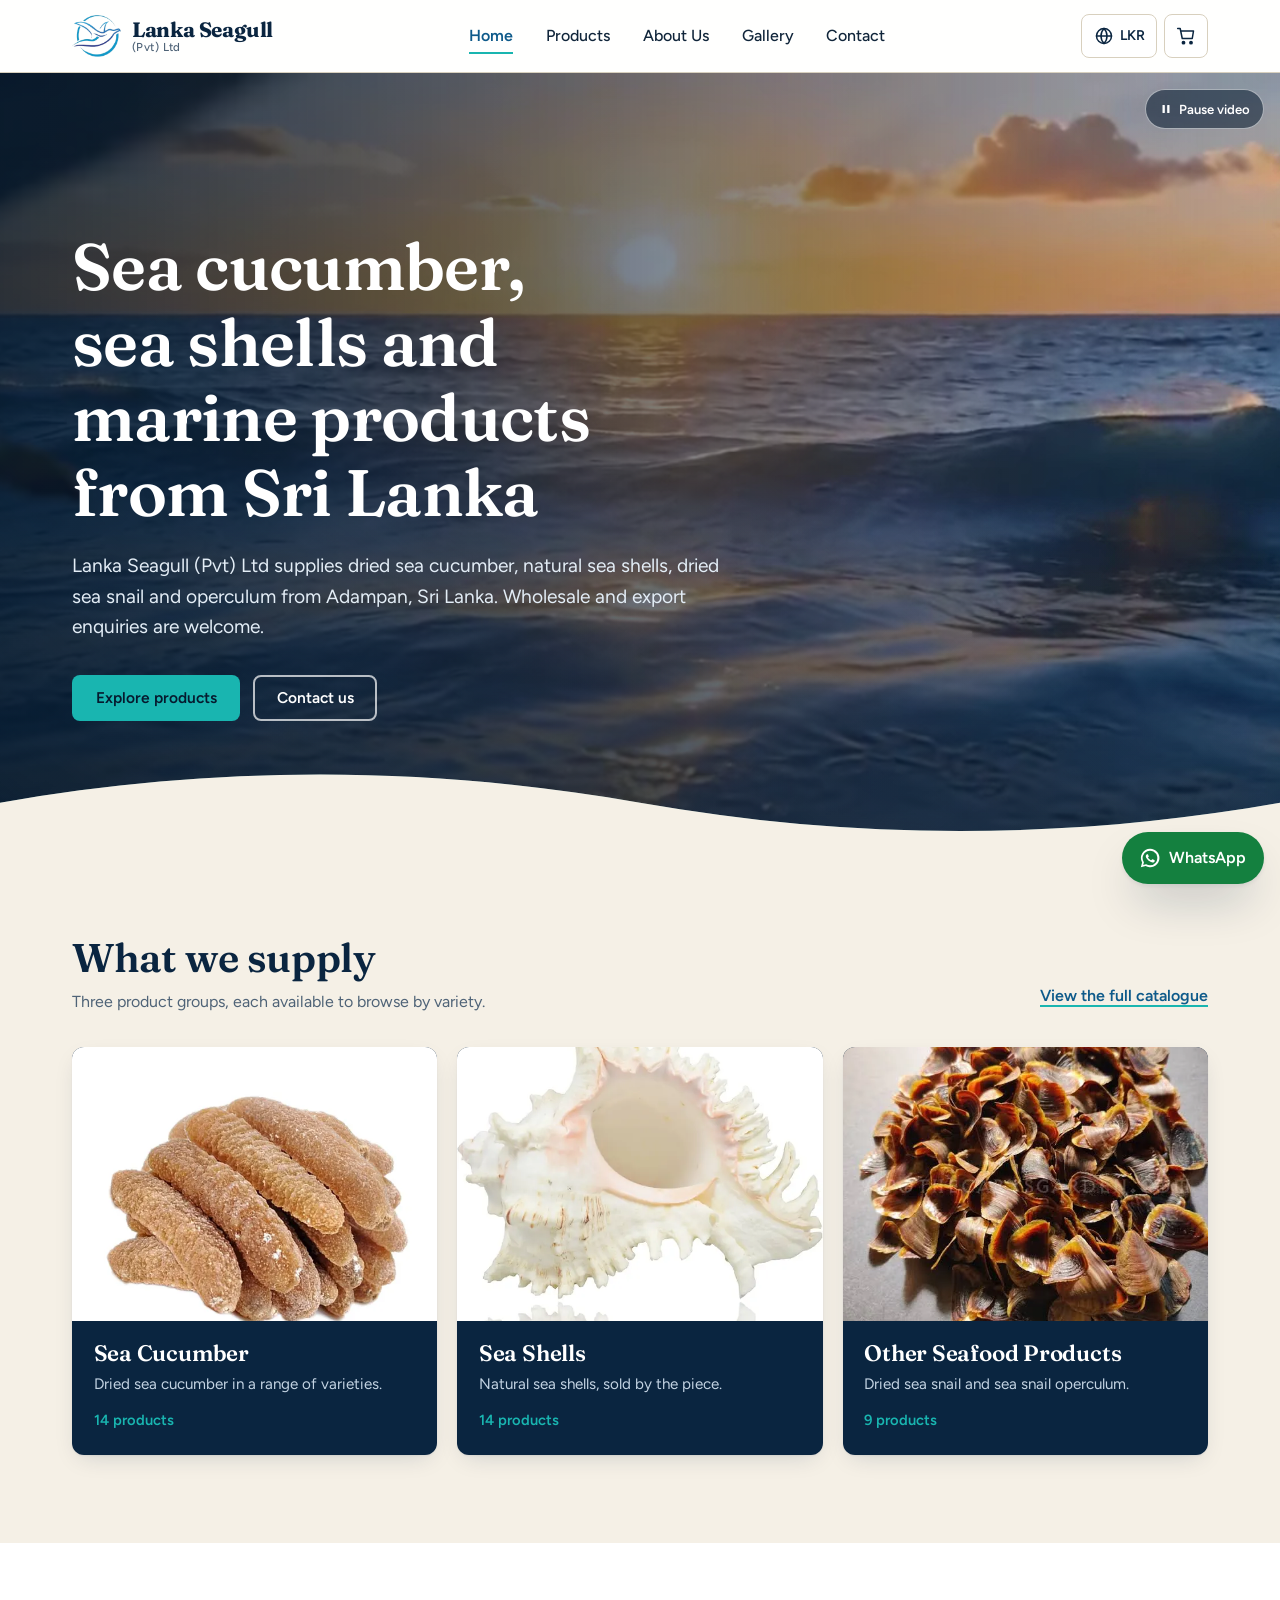
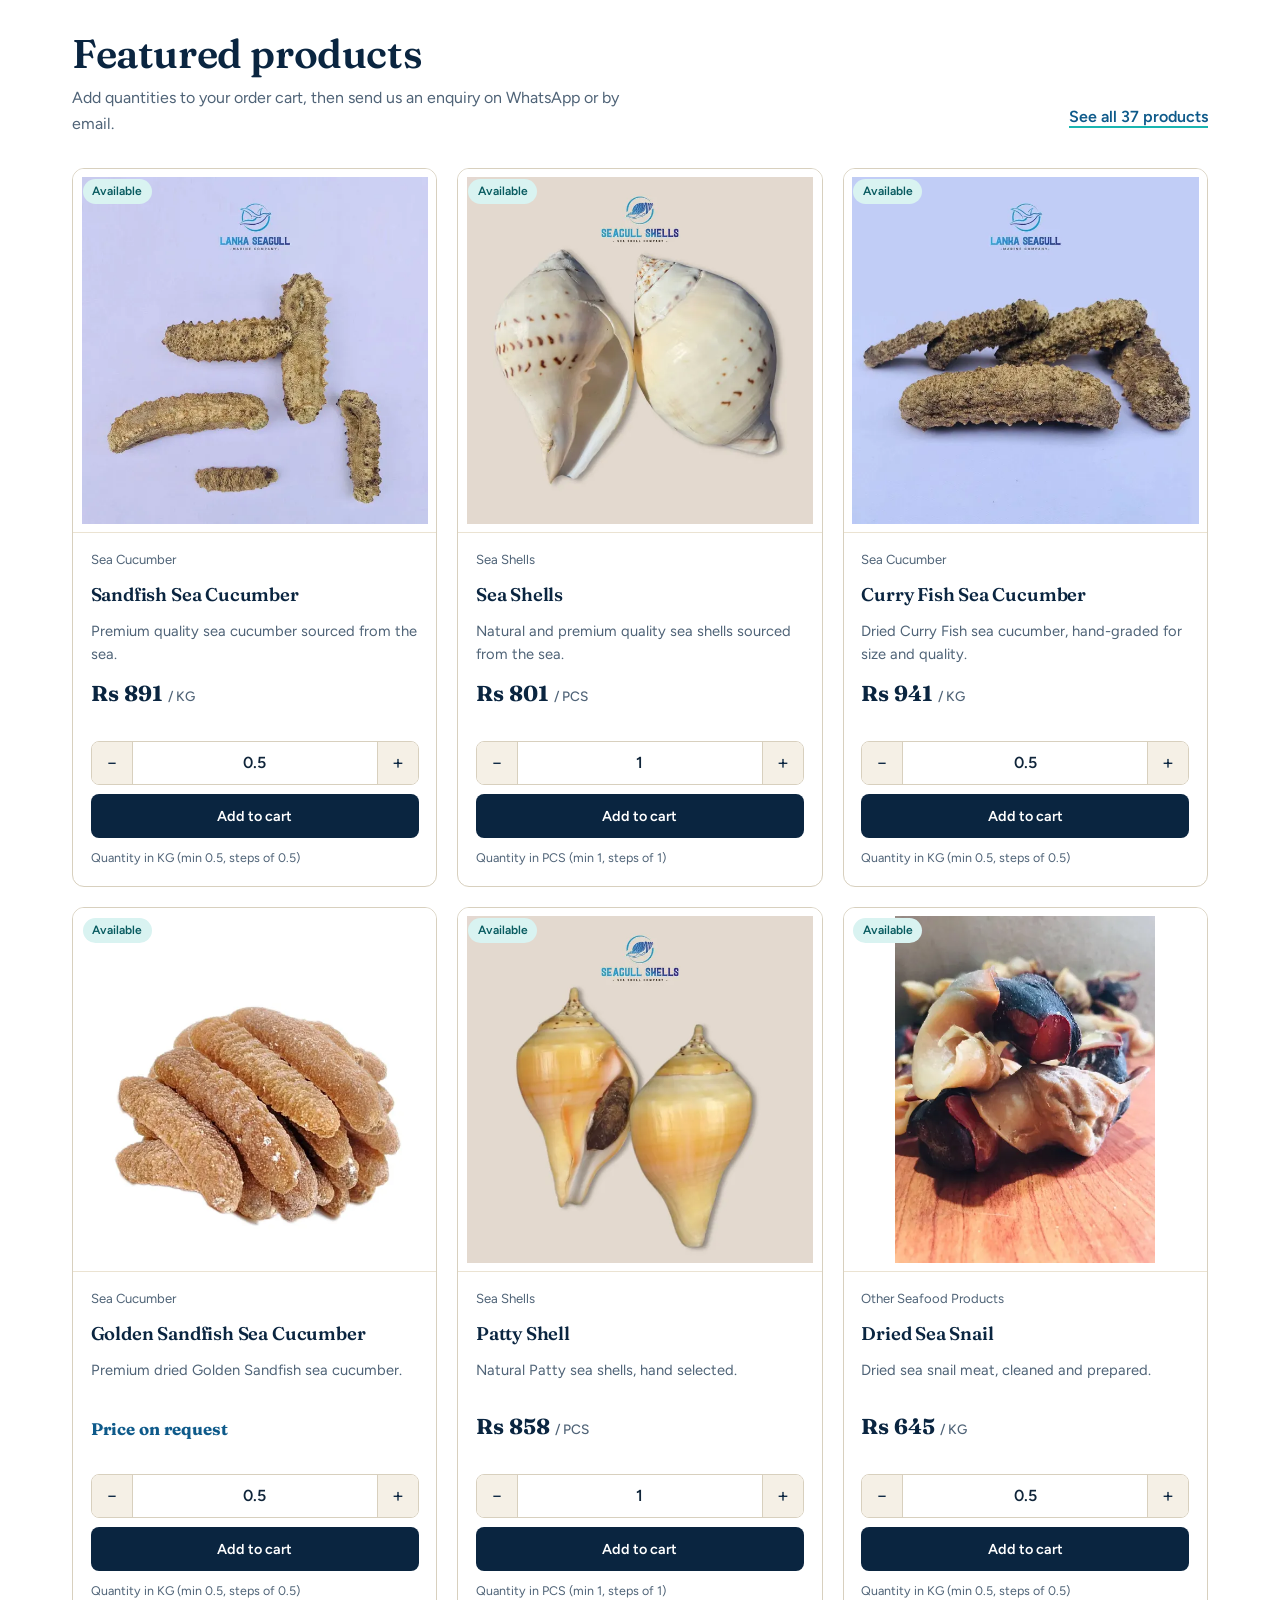
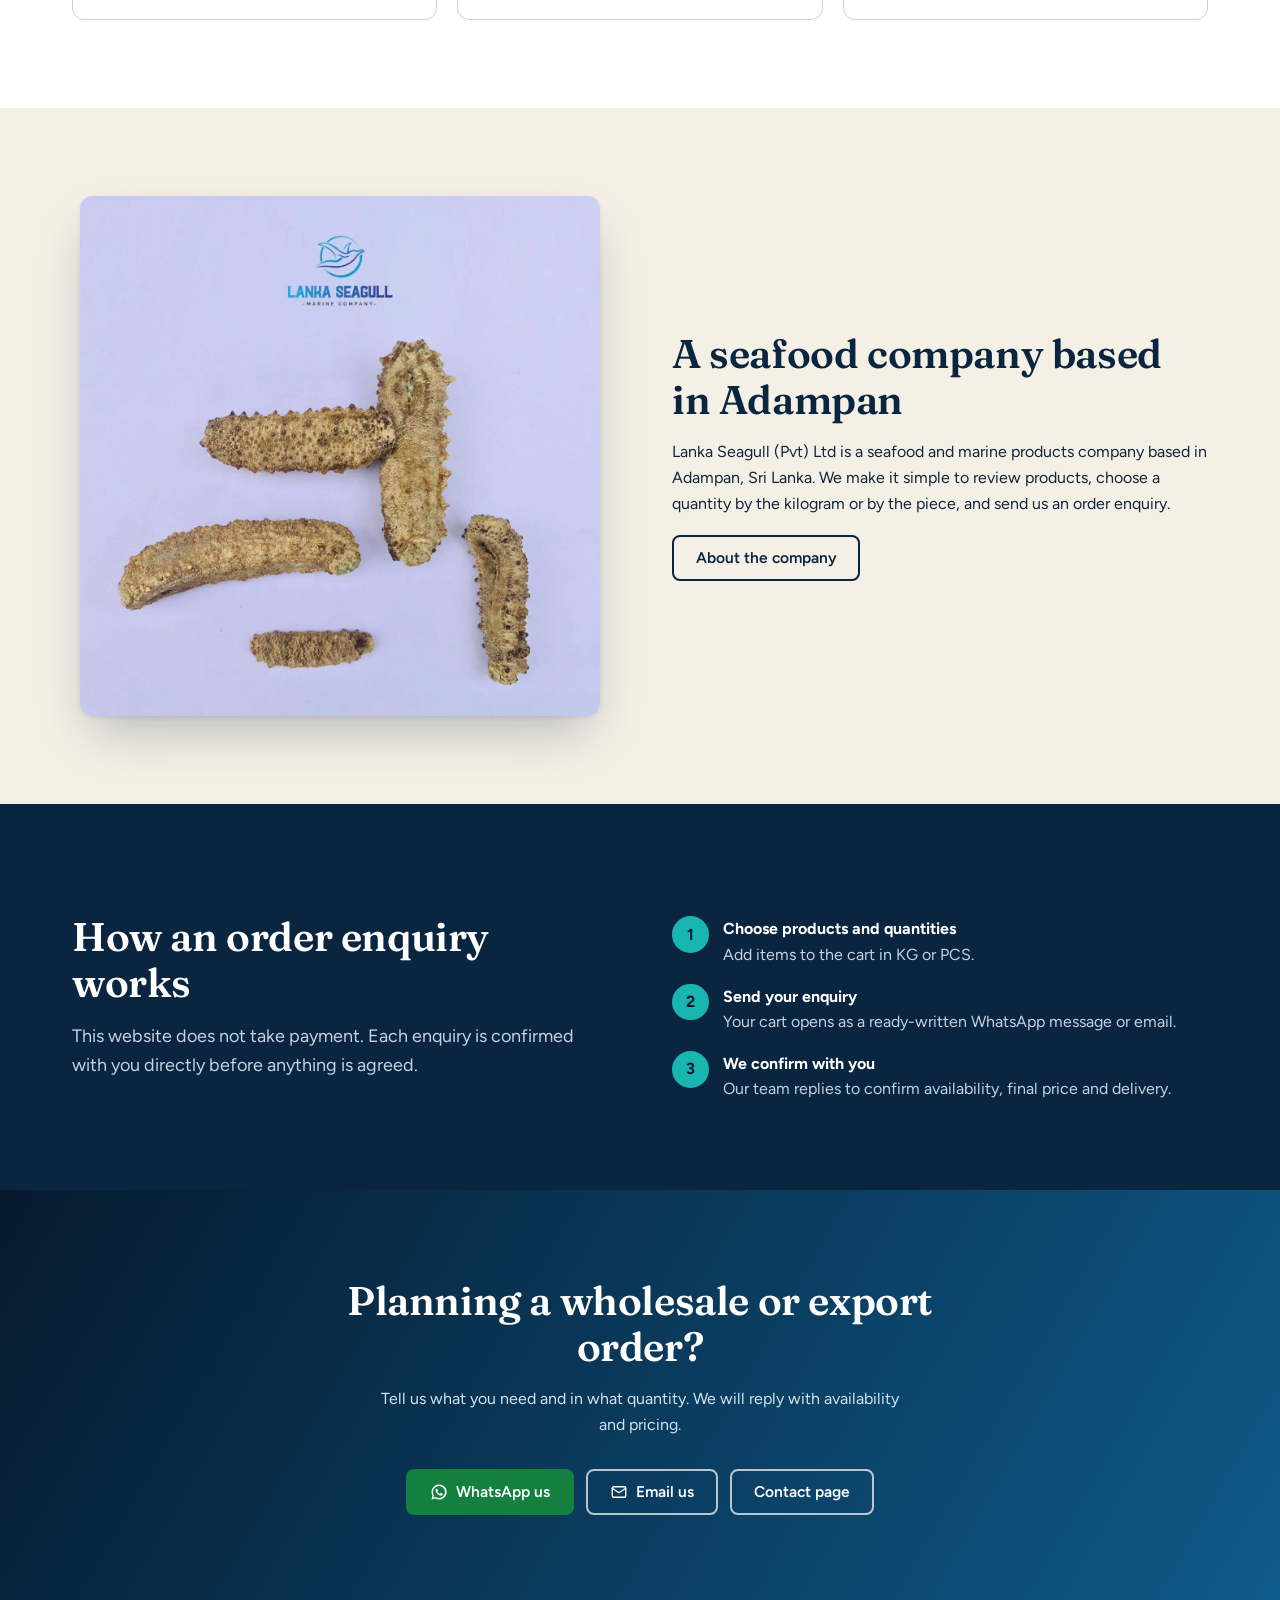
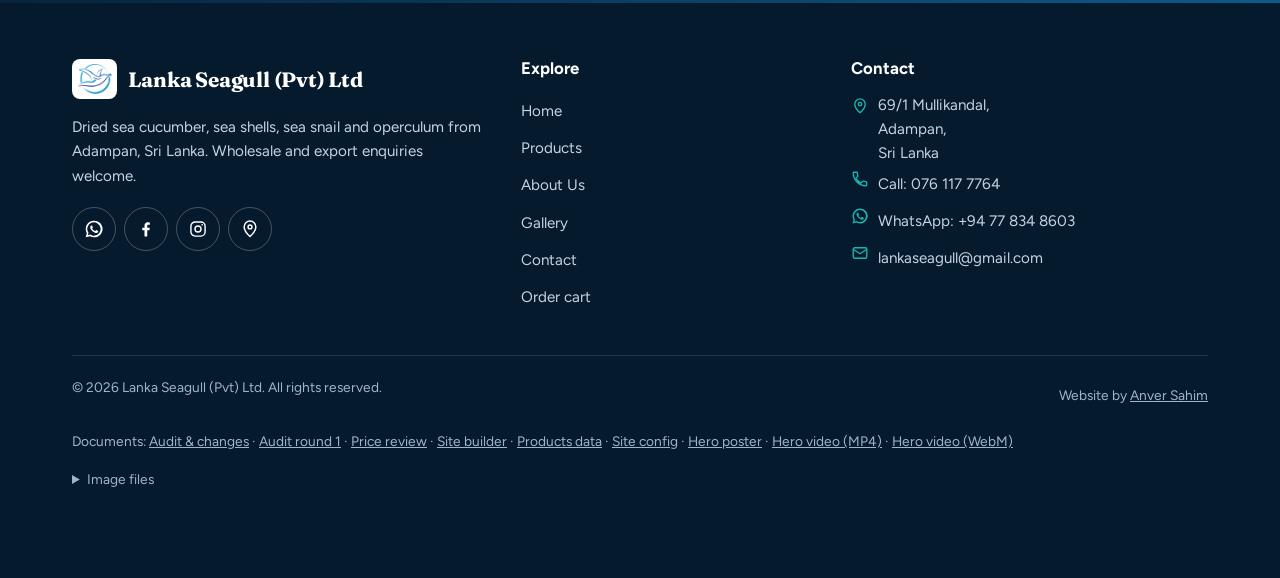
<file: index.html>
<!DOCTYPE html>
<html lang="en">
<head>
<meta charset="utf-8">
<meta name="viewport" content="width=device-width, initial-scale=1, viewport-fit=cover">
<title>Lanka Seagull (Pvt) Ltd | Sea Cucumber &amp; Marine Products, Sri Lanka</title>
<meta name="description" content="Lanka Seagull (Pvt) Ltd supplies dried sea cucumber, sea shells, dried sea snail and operculum from Adampan, Sri Lanka. Wholesale and export enquiries welcome.">
<meta name="theme-color" content="#0a2540">
<meta property="og:type" content="website">
<meta property="og:site_name" content="Lanka Seagull (Pvt) Ltd">
<meta property="og:title" content="Lanka Seagull (Pvt) Ltd | Sea Cucumber &amp; Marine Products, Sri Lanka">
<meta property="og:description" content="Lanka Seagull (Pvt) Ltd supplies dried sea cucumber, sea shells, dried sea snail and operculum from Adampan, Sri Lanka. Wholesale and export enquiries welcome.">
<meta property="og:locale" content="en_US">
<!-- Set "siteUrl" in source/site-config.json and rebuild to add canonical, og:url, og:image and sitemap.xml. -->
<link rel="icon" type="image/png" sizes="64x64" href="favicon-64.png">
<link rel="apple-touch-icon" href="apple-touch-icon.png">
<link rel="preload" href="figtree-latin-400-normal.woff2" as="font" type="font/woff2" crossorigin>
<link rel="preload" href="figtree-latin-500-normal.woff2" as="font" type="font/woff2" crossorigin>
<link rel="preload" href="figtree-latin-600-normal.woff2" as="font" type="font/woff2" crossorigin>
<link rel="preload" href="figtree-latin-700-normal.woff2" as="font" type="font/woff2" crossorigin>
<link rel="preload" href="fraunces-latin-500-normal.woff2" as="font" type="font/woff2" crossorigin>
<link rel="preload" href="fraunces-latin-600-normal.woff2" as="font" type="font/woff2" crossorigin>
<link rel="preload" href="fraunces-latin-700-normal.woff2" as="font" type="font/woff2" crossorigin>
<link rel="stylesheet" href="style.css">
<script>document.documentElement.className+=" js"</script>
</head>
<body data-page="home">
<a class="skip-link" href="#main">Skip to main content</a>
<header class="site-header" id="top">
  <div class="container header-inner">
    <a class="brand" href="index.html" aria-label="Lanka Seagull (Pvt) Ltd — home">
      <img src="logo-mark.png" alt="" width="50" height="42">
      <span class="brand-text"><span class="brand-name">Lanka Seagull</span><span class="brand-sub">(Pvt) Ltd</span></span>
    </a>
    <nav class="main-nav" aria-label="Main"><ul><li><a href="index.html" aria-current="page">Home</a></li><li><a href="products.html">Products</a></li><li><a href="about.html">About Us</a></li><li><a href="gallery.html">Gallery</a></li><li><a href="contact.html">Contact</a></li></ul></nav>
    <div class="header-actions">
      <button type="button" class="icon-btn" id="prefOpen" aria-haspopup="dialog" aria-label="Display currency: LKR. Change currency"><svg viewBox="0 0 24 24" fill="none" stroke="currentColor" stroke-width="1.8" stroke-linecap="round" aria-hidden="true"><circle cx="12" cy="12" r="9"/><path d="M3 12h18M12 3a13 13 0 0 1 0 18M12 3a13 13 0 0 0 0 18"/></svg><span id="prefLabel">LKR</span></button>
      <a class="icon-btn" href="cart.html" id="cartLink" aria-label="Order cart, 0 items"><svg viewBox="0 0 24 24" fill="none" stroke="currentColor" stroke-width="1.8" stroke-linecap="round" stroke-linejoin="round" aria-hidden="true"><path d="M6 6h15l-1.5 9h-12L5 3H2"/><circle cx="9" cy="20" r="1.4" fill="currentColor"/><circle cx="18" cy="20" r="1.4" fill="currentColor"/></svg><span class="cart-count" id="cartCount" data-count="0" aria-hidden="true">0</span></a>
      <button type="button" class="icon-btn nav-toggle" id="navToggle" aria-expanded="false" aria-controls="mobilePanel" aria-label="Open menu"><span class="bars" aria-hidden="true"><i></i><i></i><i></i></span></button>
    </div>
  </div>
  <div class="mobile-panel" id="mobilePanel">
    <nav aria-label="Mobile"><ul><li><a href="index.html" aria-current="page">Home</a></li><li><a href="products.html">Products</a></li><li><a href="about.html">About Us</a></li><li><a href="gallery.html">Gallery</a></li><li><a href="contact.html">Contact</a></li></ul></nav>
    <a class="btn btn-wa btn-block" href="https://wa.me/94778348603" target="_blank" rel="noopener noreferrer"><svg viewBox="0 0 24 24" fill="currentColor" aria-hidden="true"><path d="M12 2a10 10 0 0 0-8.6 15L2 22l5.2-1.4A10 10 0 1 0 12 2Zm0 18a8 8 0 0 1-4.1-1.1l-.3-.2-3 .8.8-2.9-.2-.3A8 8 0 1 1 12 20Zm4.4-5.9c-.2-.1-1.4-.7-1.6-.8-.2-.1-.4-.1-.5.1s-.6.8-.7.9-.3.2-.5.1a6.6 6.6 0 0 1-1.9-1.2 7.1 7.1 0 0 1-1.3-1.6c-.1-.2 0-.3.1-.4l.4-.4.2-.3a.5.5 0 0 0 0-.5c-.1-.1-.5-1.3-.7-1.8s-.4-.4-.5-.4h-.5a.9.9 0 0 0-.6.3 2.7 2.7 0 0 0-.9 2 4.7 4.7 0 0 0 1 2.5 10.7 10.7 0 0 0 4.1 3.6c.6.2 1 .4 1.4.5a3.3 3.3 0 0 0 1.5.1 2.5 2.5 0 0 0 1.6-1.1 2 2 0 0 0 .1-1.1c-.1-.1-.2-.2-.4-.3Z"/></svg>WhatsApp us</a>
  </div>
</header>
<main id="main">
<section class="hero" aria-labelledby="hero-title">
  <video id="heroVideo" autoplay muted loop playsinline preload="metadata" poster="hero-poster.jpg" aria-hidden="true" tabindex="-1" disablepictureinpicture>
    <source src="lanka-seagull-hero.mp4" type="video/mp4">
    <source src="lanka-seagull-hero.webm" type="video/webm">
  </video>
  <div class="container hero-inner">
    <div class="hero-load">
      <h1 id="hero-title">Sea cucumber, sea shells and marine products from Sri Lanka</h1>
      <p class="hero-lead">Lanka Seagull (Pvt) Ltd supplies dried sea cucumber, natural sea shells, dried sea snail and operculum from Adampan, Sri Lanka. Wholesale and export enquiries are welcome.</p>
      <div class="hero-cta">
        <a class="btn btn-primary" href="products.html">Explore products</a>
        <a class="btn btn-light" href="contact.html">Contact us</a>
      </div>
    </div>
  </div>
  <button type="button" class="hero-media-btn" id="heroToggle" aria-pressed="false"><svg viewBox="0 0 24 24" fill="currentColor" aria-hidden="true"><rect x="6" y="5" width="4" height="14" rx="1"/><rect x="14" y="5" width="4" height="14" rx="1"/></svg><span>Pause video</span></button>
  <div class="waves" aria-hidden="true"><svg class="w1" viewBox="0 0 1440 100" preserveAspectRatio="none" focusable="false"><path d="M0,50 C120,8 240,8 360,50 S600,92 720,50 S960,8 1080,50 S1320,92 1440,50 V100 H0 Z" fill="#19b5b0" fill-opacity=".55"/></svg><svg class="w2" viewBox="0 0 1440 100" preserveAspectRatio="none" focusable="false"><path d="M0,50 C120,8 240,8 360,50 S600,92 720,50 S960,8 1080,50 S1320,92 1440,50 V100 H0 Z" fill="#ffffff" fill-opacity=".35"/></svg><svg class="w3" viewBox="0 0 1440 100" preserveAspectRatio="none" focusable="false"><path d="M0,50 C120,8 240,8 360,50 S600,92 720,50 S960,8 1080,50 S1320,92 1440,50 V100 H0 Z" fill="#f5f0e6" fill-opacity="1"/></svg></div>
</section>

<section class="section" aria-labelledby="cats-title">
  <div class="container">
    <div class="section-head" data-reveal><div><h2 id="cats-title">What we supply</h2><p>Three product groups, each available to browse by variety.</p></div><a class="text-link" href="products.html">View the full catalogue</a></div>
    <div class="cat-grid"><a class="cat-tile" data-reveal style="--d:0.0s" href="products.html?cat=sea-cucumber">
  <div class="cat-img"><img src="golden-sandfish-2.webp" alt="Dried Golden Sandfish sea cucumber" width="640" height="480" loading="lazy" decoding="async"></div>
  <div class="cat-body"><h3>Sea Cucumber</h3><p>Dried sea cucumber in a range of varieties.</p><span class="cat-count">14 products</span></div>
</a><a class="cat-tile" data-reveal style="--d:0.08s" href="products.html?cat=sea-shells">
  <div class="cat-img"><img src="murex-shell.webp" alt="A natural Murex sea shell" width="640" height="480" loading="lazy" decoding="async"></div>
  <div class="cat-body"><h3>Sea Shells</h3><p>Natural sea shells, sold by the piece.</p><span class="cat-count">14 products</span></div>
</a><a class="cat-tile" data-reveal style="--d:0.16s" href="products.html?cat=other-seafood">
  <div class="cat-img"><img src="operculum-5.webp" alt="Dried sea snail and sea snail operculum" width="640" height="480" loading="lazy" decoding="async"></div>
  <div class="cat-body"><h3>Other Seafood Products</h3><p>Dried sea snail and sea snail operculum.</p><span class="cat-count">9 products</span></div>
</a></div>
  </div>
</section>

<section class="section section--white" aria-labelledby="feat-title">
  <div class="container">
    <div class="section-head" data-reveal><div><h2 id="feat-title">Featured products</h2><p>Add quantities to your order cart, then send us an enquiry on WhatsApp or by email.</p></div><a class="text-link" href="products.html">See all 37 products</a></div>
    <div class="product-grid three"><article class="product-card" data-reveal style="--d:0.0s" data-id="prod-sea-cucumber" data-slug="sea-cucumber" data-cat="sea-cucumber" data-unit="kg" data-name="sandfish sea cucumber" data-price="891" data-featured="1" data-order="0" data-search="sandfish sea cucumber sea cucumber premium quality sea cucumber sourced from the sea. kg">
  <div class="media"><a class="media-open" href="products.html#sea-cucumber" aria-label="View details for Sandfish Sea Cucumber" style="display:block;height:100%"><img src="sea-cucumber.webp" alt="Sandfish Sea Cucumber — Sea Cucumber product photo" width="640" height="640" loading="lazy" decoding="async"></a><span class="badge">Available</span></div>
  <div class="product-body">
    <p class="product-cat">Sea Cucumber</p>
    <h3 class="product-name"><a href="products.html#sea-cucumber">Sandfish Sea Cucumber</a></h3>
    <p class="product-desc">Premium quality sea cucumber sourced from the sea.</p>
    <div class="price-row"><p class="price" data-price-lkr="891">Rs 891 <small>/ KG</small></p><span class="price-alt" data-price-alt aria-live="off"></span></div>
    <div class="card-actions">
      <div class="qty" data-unit="kg">
        <button type="button" data-qty="-1" aria-label="Decrease quantity of Sandfish Sea Cucumber">−</button>
        <input type="number" inputmode="decimal" min="0.5" step="0.5" value="0.5" aria-label="Quantity of Sandfish Sea Cucumber in KG">
        <button type="button" data-qty="1" aria-label="Increase quantity of Sandfish Sea Cucumber">+</button>
      </div>
      <button type="button" class="btn btn-navy btn-sm" data-add="prod-sea-cucumber">Add to cart</button>
      <span class="qty-unit">Quantity in KG (min 0.5, steps of 0.5)</span>
    </div>
    
  </div>
</article><article class="product-card" data-reveal style="--d:0.06s" data-id="prod-sea-shells" data-slug="sea-shells" data-cat="sea-shells" data-unit="pcs" data-name="sea shells" data-price="801" data-featured="1" data-order="1" data-search="sea shells sea shells natural and premium quality sea shells sourced from the sea. pcs">
  <div class="media"><a class="media-open" href="products.html#sea-shells" aria-label="View details for Sea Shells" style="display:block;height:100%"><img src="sea-shells.webp" alt="Sea Shells — Sea Shells product photo" width="640" height="640" loading="lazy" decoding="async"></a><span class="badge">Available</span></div>
  <div class="product-body">
    <p class="product-cat">Sea Shells</p>
    <h3 class="product-name"><a href="products.html#sea-shells">Sea Shells</a></h3>
    <p class="product-desc">Natural and premium quality sea shells sourced from the sea.</p>
    <div class="price-row"><p class="price" data-price-lkr="801">Rs 801 <small>/ PCS</small></p><span class="price-alt" data-price-alt aria-live="off"></span></div>
    <div class="card-actions">
      <div class="qty" data-unit="pcs">
        <button type="button" data-qty="-1" aria-label="Decrease quantity of Sea Shells">−</button>
        <input type="number" inputmode="decimal" min="1" step="1" value="1" aria-label="Quantity of Sea Shells in PCS">
        <button type="button" data-qty="1" aria-label="Increase quantity of Sea Shells">+</button>
      </div>
      <button type="button" class="btn btn-navy btn-sm" data-add="prod-sea-shells">Add to cart</button>
      <span class="qty-unit">Quantity in PCS (min 1, steps of 1)</span>
    </div>
    
  </div>
</article><article class="product-card" data-reveal style="--d:0.12s" data-id="prod-curry-fish" data-slug="curry-fish" data-cat="sea-cucumber" data-unit="kg" data-name="curry fish sea cucumber" data-price="941" data-featured="1" data-order="2" data-search="curry fish sea cucumber sea cucumber dried curry fish sea cucumber, hand-graded for size and quality. kg">
  <div class="media"><a class="media-open" href="products.html#curry-fish" aria-label="View details for Curry Fish Sea Cucumber" style="display:block;height:100%"><img src="curry-fish.webp" alt="Curry Fish Sea Cucumber — Sea Cucumber product photo" width="640" height="640" loading="lazy" decoding="async"></a><span class="badge">Available</span></div>
  <div class="product-body">
    <p class="product-cat">Sea Cucumber</p>
    <h3 class="product-name"><a href="products.html#curry-fish">Curry Fish Sea Cucumber</a></h3>
    <p class="product-desc">Dried Curry Fish sea cucumber, hand-graded for size and quality.</p>
    <div class="price-row"><p class="price" data-price-lkr="941">Rs 941 <small>/ KG</small></p><span class="price-alt" data-price-alt aria-live="off"></span></div>
    <div class="card-actions">
      <div class="qty" data-unit="kg">
        <button type="button" data-qty="-1" aria-label="Decrease quantity of Curry Fish Sea Cucumber">−</button>
        <input type="number" inputmode="decimal" min="0.5" step="0.5" value="0.5" aria-label="Quantity of Curry Fish Sea Cucumber in KG">
        <button type="button" data-qty="1" aria-label="Increase quantity of Curry Fish Sea Cucumber">+</button>
      </div>
      <button type="button" class="btn btn-navy btn-sm" data-add="prod-curry-fish">Add to cart</button>
      <span class="qty-unit">Quantity in KG (min 0.5, steps of 0.5)</span>
    </div>
    
  </div>
</article><article class="product-card" data-reveal style="--d:0.18s" data-id="prod-golden-sandfish-2" data-slug="golden-sandfish-premium" data-cat="sea-cucumber" data-unit="kg" data-name="golden sandfish sea cucumber" data-featured="1" data-order="5" data-search="golden sandfish sea cucumber sea cucumber premium dried golden sandfish sea cucumber. kg">
  <div class="media"><a class="media-open" href="products.html#golden-sandfish-premium" aria-label="View details for Golden Sandfish Sea Cucumber" style="display:block;height:100%"><img src="golden-sandfish-2.webp" alt="Golden Sandfish Sea Cucumber — Sea Cucumber product photo" width="640" height="640" loading="lazy" decoding="async"></a><span class="badge">Available</span></div>
  <div class="product-body">
    <p class="product-cat">Sea Cucumber</p>
    <h3 class="product-name"><a href="products.html#golden-sandfish-premium">Golden Sandfish Sea Cucumber</a></h3>
    <p class="product-desc">Premium dried Golden Sandfish sea cucumber.</p>
    <div class="price-row"><p class="price on-request">Price on request</p><span class="price-alt" data-price-alt aria-live="off"></span></div>
    <div class="card-actions">
      <div class="qty" data-unit="kg">
        <button type="button" data-qty="-1" aria-label="Decrease quantity of Golden Sandfish Sea Cucumber">−</button>
        <input type="number" inputmode="decimal" min="0.5" step="0.5" value="0.5" aria-label="Quantity of Golden Sandfish Sea Cucumber in KG">
        <button type="button" data-qty="1" aria-label="Increase quantity of Golden Sandfish Sea Cucumber">+</button>
      </div>
      <button type="button" class="btn btn-navy btn-sm" data-add="prod-golden-sandfish-2">Add to cart</button>
      <span class="qty-unit">Quantity in KG (min 0.5, steps of 0.5)</span>
    </div>
    
  </div>
</article><article class="product-card" data-reveal style="--d:0.24s" data-id="prod-patty-shell" data-slug="patty-shell" data-cat="sea-shells" data-unit="pcs" data-name="patty shell" data-price="858" data-featured="1" data-order="15" data-search="patty shell sea shells natural patty sea shells, hand selected. pcs">
  <div class="media"><a class="media-open" href="products.html#patty-shell" aria-label="View details for Patty Shell" style="display:block;height:100%"><img src="patty-shell.webp" alt="Patty Shell — Sea Shells product photo" width="640" height="640" loading="lazy" decoding="async"></a><span class="badge">Available</span></div>
  <div class="product-body">
    <p class="product-cat">Sea Shells</p>
    <h3 class="product-name"><a href="products.html#patty-shell">Patty Shell</a></h3>
    <p class="product-desc">Natural Patty sea shells, hand selected.</p>
    <div class="price-row"><p class="price" data-price-lkr="858">Rs 858 <small>/ PCS</small></p><span class="price-alt" data-price-alt aria-live="off"></span></div>
    <div class="card-actions">
      <div class="qty" data-unit="pcs">
        <button type="button" data-qty="-1" aria-label="Decrease quantity of Patty Shell">−</button>
        <input type="number" inputmode="decimal" min="1" step="1" value="1" aria-label="Quantity of Patty Shell in PCS">
        <button type="button" data-qty="1" aria-label="Increase quantity of Patty Shell">+</button>
      </div>
      <button type="button" class="btn btn-navy btn-sm" data-add="prod-patty-shell">Add to cart</button>
      <span class="qty-unit">Quantity in PCS (min 1, steps of 1)</span>
    </div>
    
  </div>
</article><article class="product-card" data-reveal style="--d:0.3s" data-id="prod-dried-sea-snail" data-slug="dried-sea-snail" data-cat="other-seafood" data-unit="kg" data-name="dried sea snail" data-price="645" data-featured="1" data-order="20" data-search="dried sea snail other seafood products dried sea snail meat, cleaned and prepared. kg">
  <div class="media"><a class="media-open" href="products.html#dried-sea-snail" aria-label="View details for Dried Sea Snail" style="display:block;height:100%"><img src="dried-sea-snail.webp" alt="Dried Sea Snail — Other Seafood Products product photo" width="640" height="640" loading="lazy" decoding="async"></a><span class="badge">Available</span></div>
  <div class="product-body">
    <p class="product-cat">Other Seafood Products</p>
    <h3 class="product-name"><a href="products.html#dried-sea-snail">Dried Sea Snail</a></h3>
    <p class="product-desc">Dried sea snail meat, cleaned and prepared.</p>
    <div class="price-row"><p class="price" data-price-lkr="645">Rs 645 <small>/ KG</small></p><span class="price-alt" data-price-alt aria-live="off"></span></div>
    <div class="card-actions">
      <div class="qty" data-unit="kg">
        <button type="button" data-qty="-1" aria-label="Decrease quantity of Dried Sea Snail">−</button>
        <input type="number" inputmode="decimal" min="0.5" step="0.5" value="0.5" aria-label="Quantity of Dried Sea Snail in KG">
        <button type="button" data-qty="1" aria-label="Increase quantity of Dried Sea Snail">+</button>
      </div>
      <button type="button" class="btn btn-navy btn-sm" data-add="prod-dried-sea-snail">Add to cart</button>
      <span class="qty-unit">Quantity in KG (min 0.5, steps of 0.5)</span>
    </div>
    
  </div>
</article></div>
  </div>
</section>

<section class="section" aria-labelledby="about-title">
  <div class="container split">
    <div class="photo" data-reveal><img src="sea-cucumber.jpeg" alt="Dried sea cucumber from Lanka Seagull on a plain background" width="1280" height="1280" loading="lazy" decoding="async"></div>
    <div class="prose" data-reveal>
      <h2 id="about-title">A seafood company based in Adampan</h2>
      <p>Lanka Seagull (Pvt) Ltd is a seafood and marine products company based in Adampan, Sri Lanka. We make it simple to review products, choose a quantity by the kilogram or by the piece, and send us an order enquiry.</p>
      <p style="margin-top:1.2rem"><a class="btn btn-outline" href="about.html">About the company</a></p>
    </div>
  </div>
</section>

<section class="section section--navy" aria-labelledby="how-title">
  <div class="container split">
    <div data-reveal>
      <h2 id="how-title">How an order enquiry works</h2>
      <p class="lead" style="margin-top:1rem">This website does not take payment. Each enquiry is confirmed with you directly before anything is agreed.</p>
    </div>
    <ol class="steps" data-reveal>
      <li><strong>Choose products and quantities</strong><span>Add items to the cart in KG or PCS.</span></li>
      <li><strong>Send your enquiry</strong><span>Your cart opens as a ready-written WhatsApp message or email.</span></li>
      <li><strong>We confirm with you</strong><span>Our team replies to confirm availability, final price and delivery.</span></li>
    </ol>
  </div>
</section>

<section class="section cta-band">
  <div class="container" data-reveal>
    <h2>Planning a wholesale or export order?</h2>
    <p>Tell us what you need and in what quantity. We will reply with availability and pricing.</p>
    <div class="hero-cta">
      <a class="btn btn-wa" href="https://wa.me/94778348603" target="_blank" rel="noopener noreferrer"><svg viewBox="0 0 24 24" fill="currentColor" aria-hidden="true"><path d="M12 2a10 10 0 0 0-8.6 15L2 22l5.2-1.4A10 10 0 1 0 12 2Zm0 18a8 8 0 0 1-4.1-1.1l-.3-.2-3 .8.8-2.9-.2-.3A8 8 0 1 1 12 20Zm4.4-5.9c-.2-.1-1.4-.7-1.6-.8-.2-.1-.4-.1-.5.1s-.6.8-.7.9-.3.2-.5.1a6.6 6.6 0 0 1-1.9-1.2 7.1 7.1 0 0 1-1.3-1.6c-.1-.2 0-.3.1-.4l.4-.4.2-.3a.5.5 0 0 0 0-.5c-.1-.1-.5-1.3-.7-1.8s-.4-.4-.5-.4h-.5a.9.9 0 0 0-.6.3 2.7 2.7 0 0 0-.9 2 4.7 4.7 0 0 0 1 2.5 10.7 10.7 0 0 0 4.1 3.6c.6.2 1 .4 1.4.5a3.3 3.3 0 0 0 1.5.1 2.5 2.5 0 0 0 1.6-1.1 2 2 0 0 0 .1-1.1c-.1-.1-.2-.2-.4-.3Z"/></svg>WhatsApp us</a>
      <a class="btn btn-light" href="mailto:lankaseagull@gmail.com"><svg viewBox="0 0 24 24" fill="none" stroke="currentColor" stroke-width="1.8" stroke-linecap="round" stroke-linejoin="round" aria-hidden="true"><rect x="3" y="5" width="18" height="14" rx="2"/><path d="m3 7 9 6 9-6"/></svg>Email us</a>
      <a class="btn btn-light" href="contact.html">Contact page</a>
    </div>
  </div>
</section>
</main>
<footer class="site-footer">
  <div class="container">
    <div class="footer-grid">
      <div>
        <div class="footer-brand"><img src="logo-mark.png" alt="" width="48" height="40"><span class="brand-name">Lanka Seagull (Pvt) Ltd</span></div>
        <p>Dried sea cucumber, sea shells, sea snail and operculum from Adampan, Sri Lanka. Wholesale and export enquiries welcome.</p>
        <div class="socials">
          <a href="https://wa.me/94778348603" target="_blank" rel="noopener noreferrer" aria-label="WhatsApp (opens in a new tab)"><svg viewBox="0 0 24 24" fill="currentColor" aria-hidden="true"><path d="M12 2a10 10 0 0 0-8.6 15L2 22l5.2-1.4A10 10 0 1 0 12 2Zm0 18a8 8 0 0 1-4.1-1.1l-.3-.2-3 .8.8-2.9-.2-.3A8 8 0 1 1 12 20Zm4.4-5.9c-.2-.1-1.4-.7-1.6-.8-.2-.1-.4-.1-.5.1s-.6.8-.7.9-.3.2-.5.1a6.6 6.6 0 0 1-1.9-1.2 7.1 7.1 0 0 1-1.3-1.6c-.1-.2 0-.3.1-.4l.4-.4.2-.3a.5.5 0 0 0 0-.5c-.1-.1-.5-1.3-.7-1.8s-.4-.4-.5-.4h-.5a.9.9 0 0 0-.6.3 2.7 2.7 0 0 0-.9 2 4.7 4.7 0 0 0 1 2.5 10.7 10.7 0 0 0 4.1 3.6c.6.2 1 .4 1.4.5a3.3 3.3 0 0 0 1.5.1 2.5 2.5 0 0 0 1.6-1.1 2 2 0 0 0 .1-1.1c-.1-.1-.2-.2-.4-.3Z"/></svg></a>
          <a href="https://www.facebook.com/share/175gsiL2DA/?mibextid=wwXIfr" target="_blank" rel="noopener noreferrer" aria-label="Facebook (opens in a new tab)"><svg viewBox="0 0 24 24" fill="currentColor" aria-hidden="true"><path d="M13.5 21v-7.6h2.6l.4-3h-3V8.4c0-.9.2-1.5 1.5-1.5h1.6V4.2A21 21 0 0 0 14.2 4c-2.4 0-4 1.5-4 4.1v2.3H7.5v3h2.7V21Z"/></svg></a>
          <a href="https://www.instagram.com/lankaseagull_company" target="_blank" rel="noopener noreferrer" aria-label="Instagram (opens in a new tab)"><svg viewBox="0 0 24 24" fill="none" stroke="currentColor" stroke-width="1.7" aria-hidden="true"><rect x="3.5" y="3.5" width="17" height="17" rx="5"/><circle cx="12" cy="12" r="3.6"/><circle cx="17" cy="7" r="1" fill="currentColor" stroke="none"/></svg></a>
          <a href="https://www.google.com/maps/place/Lanka+Seagull+(pvt)+Ltd/@8.9624804,80.0043468,18.25z/data=!4m6!3m5!1s0x3afdd1c5d93fd317:0x4fd65fc7a8fc1005!8m2!3d8.9630959!4d80.0046974" target="_blank" rel="noopener noreferrer" aria-label="Google Maps location (opens in a new tab)"><svg viewBox="0 0 24 24" fill="none" stroke="currentColor" stroke-width="1.8" stroke-linecap="round" stroke-linejoin="round" aria-hidden="true"><path d="M12 21s7-6.3 7-11.5A7 7 0 0 0 5 9.5C5 14.7 12 21 12 21Z"/><circle cx="12" cy="9.5" r="2.3"/></svg></a>
        </div>
      </div>
      <div>
        <h2>Explore</h2>
        <ul><li><a href="index.html">Home</a></li><li><a href="products.html">Products</a></li><li><a href="about.html">About Us</a></li><li><a href="gallery.html">Gallery</a></li><li><a href="contact.html">Contact</a></li><li><a href="cart.html">Order cart</a></li></ul>
      </div>
      <div>
        <h2>Contact</h2>
        <ul class="footer-contact">
          <li><svg viewBox="0 0 24 24" fill="none" stroke="currentColor" stroke-width="1.8" stroke-linecap="round" stroke-linejoin="round" aria-hidden="true"><path d="M12 21s7-6.3 7-11.5A7 7 0 0 0 5 9.5C5 14.7 12 21 12 21Z"/><circle cx="12" cy="9.5" r="2.3"/></svg><span>69/1 Mullikandal,<br>Adampan,<br>Sri Lanka</span></li>
          <li><svg viewBox="0 0 24 24" fill="none" stroke="currentColor" stroke-width="1.8" stroke-linecap="round" stroke-linejoin="round" aria-hidden="true"><path d="M6.6 10.8a15 15 0 0 0 6.6 6.6l2.2-2.2a1 1 0 0 1 1-.3 11 11 0 0 0 3.5.6 1 1 0 0 1 1 1V20a1 1 0 0 1-1 1A17 17 0 0 1 3 4a1 1 0 0 1 1-1h3.5a1 1 0 0 1 1 1 11 11 0 0 0 .6 3.5 1 1 0 0 1-.3 1Z"/></svg><span>Call: <a href="tel:+94761177764">076&nbsp;117&nbsp;7764</a></span></li>
          <li><svg viewBox="0 0 24 24" fill="currentColor" aria-hidden="true"><path d="M12 2a10 10 0 0 0-8.6 15L2 22l5.2-1.4A10 10 0 1 0 12 2Zm0 18a8 8 0 0 1-4.1-1.1l-.3-.2-3 .8.8-2.9-.2-.3A8 8 0 1 1 12 20Zm4.4-5.9c-.2-.1-1.4-.7-1.6-.8-.2-.1-.4-.1-.5.1s-.6.8-.7.9-.3.2-.5.1a6.6 6.6 0 0 1-1.9-1.2 7.1 7.1 0 0 1-1.3-1.6c-.1-.2 0-.3.1-.4l.4-.4.2-.3a.5.5 0 0 0 0-.5c-.1-.1-.5-1.3-.7-1.8s-.4-.4-.5-.4h-.5a.9.9 0 0 0-.6.3 2.7 2.7 0 0 0-.9 2 4.7 4.7 0 0 0 1 2.5 10.7 10.7 0 0 0 4.1 3.6c.6.2 1 .4 1.4.5a3.3 3.3 0 0 0 1.5.1 2.5 2.5 0 0 0 1.6-1.1 2 2 0 0 0 .1-1.1c-.1-.1-.2-.2-.4-.3Z"/></svg><span>WhatsApp: <a href="https://wa.me/94778348603" target="_blank" rel="noopener noreferrer">+94&nbsp;77&nbsp;834&nbsp;8603</a></span></li>
          <li><svg viewBox="0 0 24 24" fill="none" stroke="currentColor" stroke-width="1.8" stroke-linecap="round" stroke-linejoin="round" aria-hidden="true"><rect x="3" y="5" width="18" height="14" rx="2"/><path d="m3 7 9 6 9-6"/></svg><span><a href="mailto:lankaseagull@gmail.com">lankaseagull@gmail.com</a></span></li>
        </ul>
      </div>
    </div>
    <div class="footer-bottom">
      <span>© 2026 Lanka Seagull (Pvt) Ltd. All rights reserved.</span>
      <span>Website by <a href="https://www-anversahim-com.vercel.app/" target="_blank" rel="noopener noreferrer">Anver Sahim</a></span>
      <span>Documents: <a href="AUDIT-AND-CHANGES.md">Audit &amp; changes</a> · <a href="AUDIT-ROUND-1.md">Audit round 1</a> · <a href="price-review.csv">Price review</a> · <a href="build.py">Site builder</a> · <a href="products.json">Products data</a> · <a href="site-config.json">Site config</a> · <a href="hero-poster.jpg">Hero poster</a> · <a href="lanka-seagull-hero.mp4">Hero video (MP4)</a> · <a href="lanka-seagull-hero.webm">Hero video (WebM)</a></span>
      <details class="footer-assets"><summary>Image files</summary><ul><li><a href="apple-touch-icon.png">apple-touch-icon.png</a></li><li><a href="baby-curry-fish.jpg">baby-curry-fish.jpg</a></li><li><a href="babylonia-shell.webp">babylonia-shell.webp</a></li><li><a href="black-fish-sea-cucumber.png">black-fish-sea-cucumber.png</a></li><li><a href="black-tiger-sea-cucumber.png">black-tiger-sea-cucumber.png</a></li><li><a href="cone-shell-1.webp">cone-shell-1.webp</a></li><li><a href="cone-shell-2.jpg">cone-shell-2.jpg</a></li><li><a href="cone-shell-3.jpg">cone-shell-3.jpg</a></li><li><a href="curry-fish.jpg">curry-fish.jpg</a></li><li><a href="curry-fish-white.jpg">curry-fish-white.jpg</a></li><li><a href="dhambela.jpg">dhambela.jpg</a></li><li><a href="dried-sea-snail.jpg">dried-sea-snail.jpg</a></li><li><a href="dried-sea-snail-white.jpg">dried-sea-snail-white.jpg</a></li><li><a href="favicon-64.png">favicon-64.png</a></li><li><a href="frog-shell-1.jpg">frog-shell-1.jpg</a></li><li><a href="frog-shell-2.jpg">frog-shell-2.jpg</a></li><li><a href="gavuri-shell.jpg">gavuri-shell.jpg</a></li><li><a href="golden-sandfish-2.jpg">golden-sandfish-2.jpg</a></li><li><a href="jathi-shell.jpg">jathi-shell.jpg</a></li><li><a href="kachchan-shell.jpg">kachchan-shell.jpg</a></li><li><a href="logo.png">logo.png</a></li><li><a href="logo-mark.png">logo-mark.png</a></li><li><a href="loli-fish.webp">loli-fish.webp</a></li><li><a href="murex-shell.jpg">murex-shell.jpg</a></li><li><a href="og-image.jpg">og-image.jpg</a></li><li><a href="operculum-1.jpg">operculum-1.jpg</a></li><li><a href="operculum-2.jpg">operculum-2.jpg</a></li><li><a href="operculum-3.jpg">operculum-3.jpg</a></li><li><a href="operculum-4.webp">operculum-4.webp</a></li><li><a href="operculum-5.jpg">operculum-5.jpg</a></li><li><a href="operculum-6.avif">operculum-6.avif</a></li><li><a href="patty-shell.jpg">patty-shell.jpg</a></li><li><a href="sanfish.jpg">sanfish.jpg</a></li><li><a href="sea-cucumber.jpeg">sea-cucumber.jpeg</a></li><li><a href="sea-shells.jpeg">sea-shells.jpeg</a></li><li><a href="sea-shells-hand-selected.jpeg">sea-shells-hand-selected.jpeg</a></li><li><a href="spindle-shell.jpg">spindle-shell.jpg</a></li><li><a href="surf-red-fish.png">surf-red-fish.png</a></li><li><a href="tapasiyem-shell.jpg">tapasiyem-shell.jpg</a></li><li><a href="trapezium-shell-operculum.jpg">trapezium-shell-operculum.jpg</a></li><li><a href="whate-nool.jpg">whate-nool.jpg</a></li><li><a href="whate-tiger.jpg">whate-tiger.jpg</a></li><li><a href="xiang-pi.jpg">xiang-pi.jpg</a></li><li><a href="baby-curry-fish.webp">baby-curry-fish.webp</a></li><li><a href="babylonia-shell.webp">babylonia-shell.webp</a></li><li><a href="black-fish-sea-cucumber.webp">black-fish-sea-cucumber.webp</a></li><li><a href="black-tiger-sea-cucumber.webp">black-tiger-sea-cucumber.webp</a></li><li><a href="cone-shell-1.webp">cone-shell-1.webp</a></li><li><a href="cone-shell-2.webp">cone-shell-2.webp</a></li><li><a href="cone-shell-3.webp">cone-shell-3.webp</a></li><li><a href="curry-fish.webp">curry-fish.webp</a></li><li><a href="curry-fish-white.webp">curry-fish-white.webp</a></li><li><a href="dhambela.webp">dhambela.webp</a></li><li><a href="dried-sea-snail.webp">dried-sea-snail.webp</a></li><li><a href="dried-sea-snail-white.webp">dried-sea-snail-white.webp</a></li><li><a href="frog-shell-1.webp">frog-shell-1.webp</a></li><li><a href="frog-shell-2.webp">frog-shell-2.webp</a></li><li><a href="gavuri-shell.webp">gavuri-shell.webp</a></li><li><a href="golden-sandfish-2.webp">golden-sandfish-2.webp</a></li><li><a href="jathi-shell.webp">jathi-shell.webp</a></li><li><a href="kachchan-shell.webp">kachchan-shell.webp</a></li><li><a href="loli-fish.webp">loli-fish.webp</a></li><li><a href="murex-shell.webp">murex-shell.webp</a></li><li><a href="operculum-1.webp">operculum-1.webp</a></li><li><a href="operculum-2.webp">operculum-2.webp</a></li><li><a href="operculum-3.webp">operculum-3.webp</a></li><li><a href="operculum-4.webp">operculum-4.webp</a></li><li><a href="operculum-5.webp">operculum-5.webp</a></li><li><a href="operculum-6.webp">operculum-6.webp</a></li><li><a href="patty-shell.webp">patty-shell.webp</a></li><li><a href="sanfish.webp">sanfish.webp</a></li><li><a href="sea-cucumber.webp">sea-cucumber.webp</a></li><li><a href="sea-shells.webp">sea-shells.webp</a></li><li><a href="spindle-shell.webp">spindle-shell.webp</a></li><li><a href="surf-red-fish.webp">surf-red-fish.webp</a></li><li><a href="tapasiyem-shell.webp">tapasiyem-shell.webp</a></li><li><a href="trapezium-shell-operculum.webp">trapezium-shell-operculum.webp</a></li><li><a href="whate-nool.webp">whate-nool.webp</a></li><li><a href="whate-tiger.webp">whate-tiger.webp</a></li><li><a href="xiang-pi.webp">xiang-pi.webp</a></li></ul></details>
    </div>
  </div>
</footer>
<aside aria-label="Quick chat"><a class="wa-float" href="https://wa.me/94778348603" target="_blank" rel="noopener noreferrer" aria-label="Chat with us on WhatsApp (opens in a new tab)"><svg viewBox="0 0 24 24" fill="currentColor" aria-hidden="true"><path d="M12 2a10 10 0 0 0-8.6 15L2 22l5.2-1.4A10 10 0 1 0 12 2Zm0 18a8 8 0 0 1-4.1-1.1l-.3-.2-3 .8.8-2.9-.2-.3A8 8 0 1 1 12 20Zm4.4-5.9c-.2-.1-1.4-.7-1.6-.8-.2-.1-.4-.1-.5.1s-.6.8-.7.9-.3.2-.5.1a6.6 6.6 0 0 1-1.9-1.2 7.1 7.1 0 0 1-1.3-1.6c-.1-.2 0-.3.1-.4l.4-.4.2-.3a.5.5 0 0 0 0-.5c-.1-.1-.5-1.3-.7-1.8s-.4-.4-.5-.4h-.5a.9.9 0 0 0-.6.3 2.7 2.7 0 0 0-.9 2 4.7 4.7 0 0 0 1 2.5 10.7 10.7 0 0 0 4.1 3.6c.6.2 1 .4 1.4.5a3.3 3.3 0 0 0 1.5.1 2.5 2.5 0 0 0 1.6-1.1 2 2 0 0 0 .1-1.1c-.1-.1-.2-.2-.4-.3Z"/></svg><span>WhatsApp</span></a></aside>
<div class="toasts" id="toasts" role="status" aria-live="polite"></div>
<div class="overlay" id="prefOverlay">
  <div class="dialog" role="dialog" aria-modal="true" aria-labelledby="prefTitle" tabindex="-1">
    <button type="button" class="dialog-close" data-close aria-label="Close">×</button>
    <h2 id="prefTitle">Display currency</h2>
    <p class="hint" style="margin-top:.5rem">Our listed prices are in Sri Lankan rupees (LKR). Other currencies are shown as estimates only and are never a price quote.</p>
    <fieldset class="pref-group"><legend>Show estimated prices in</legend>
      <div class="pref-options" id="prefOptions"></div>
    </fieldset>
    <p class="pref-status" id="prefStatus" aria-live="polite"></p>
    <div class="dialog-actions">
      <button type="button" class="btn btn-outline btn-sm" data-close>Cancel</button>
      <button type="button" class="btn btn-navy btn-sm" id="prefSave">Save</button>
    </div>
  </div>
</div>

<script src="data.js"></script>
<script src="app.js"></script>

</body>
</html>
</file>
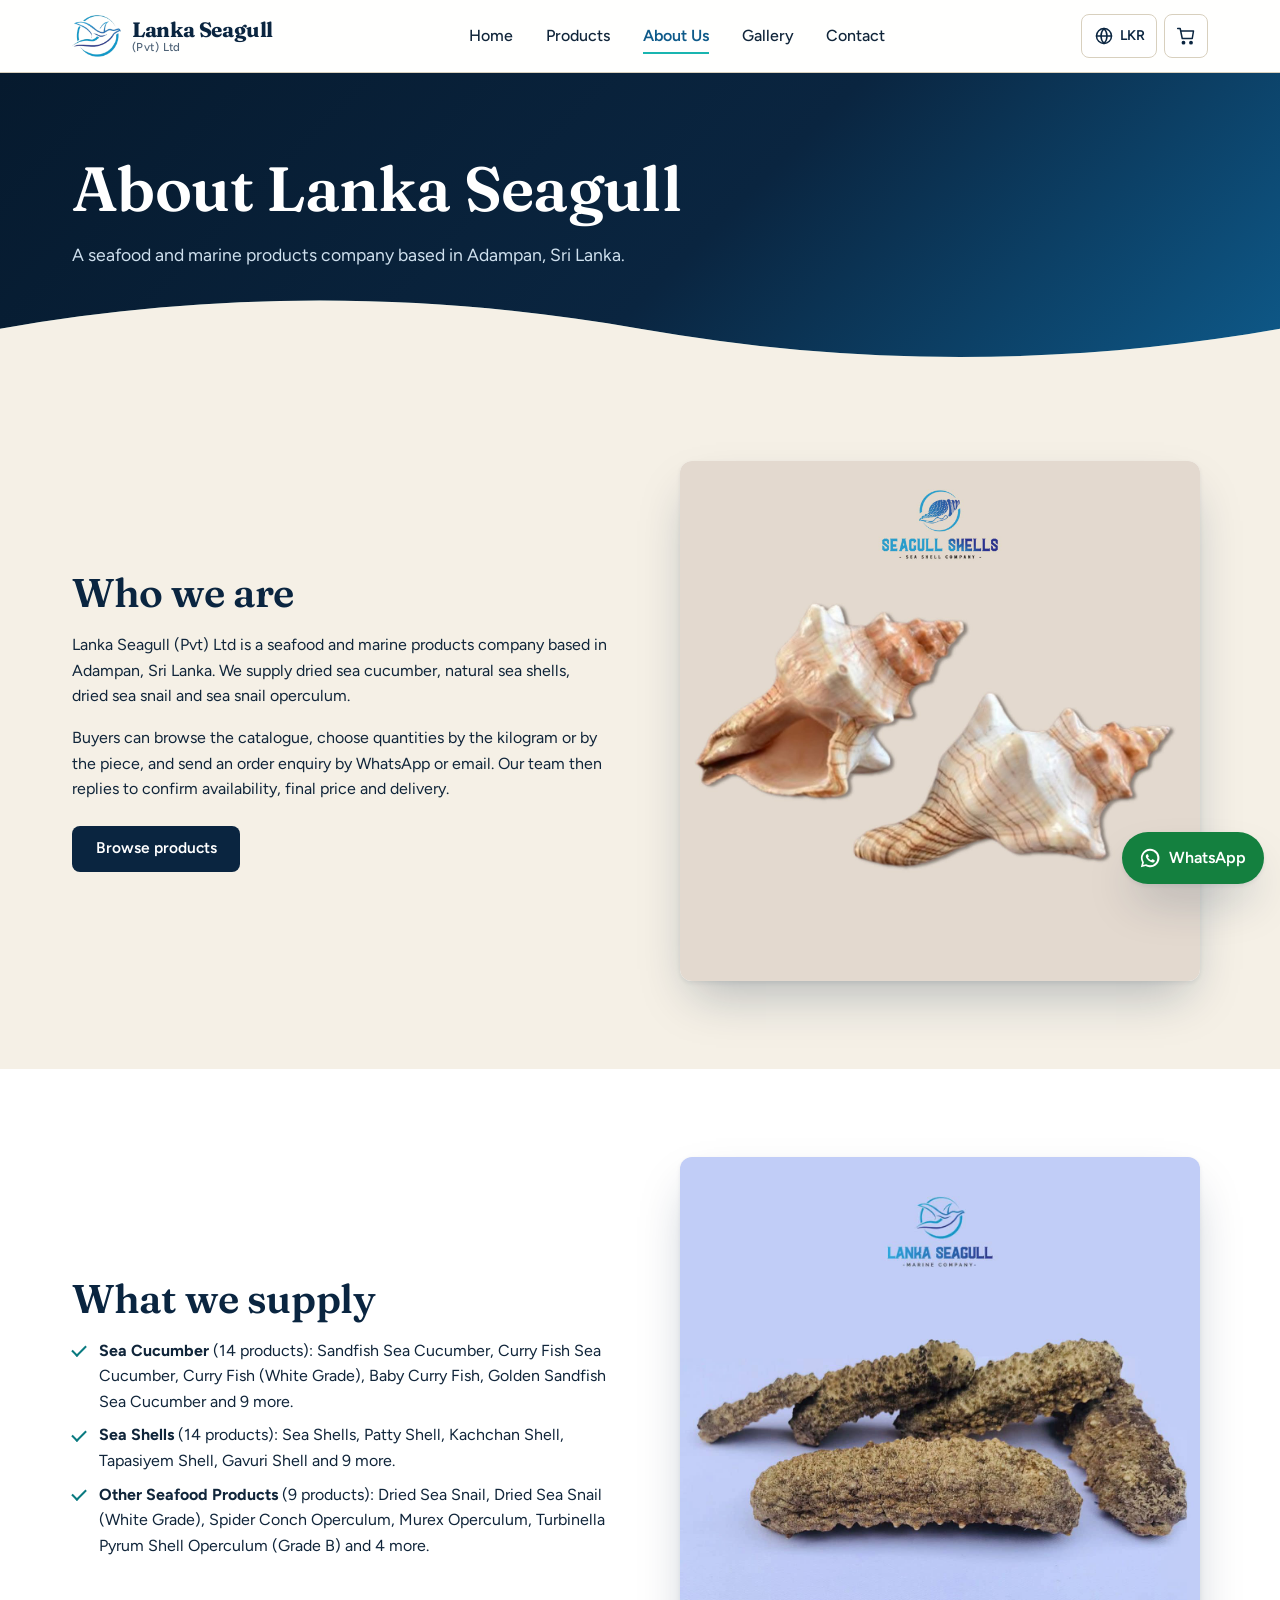
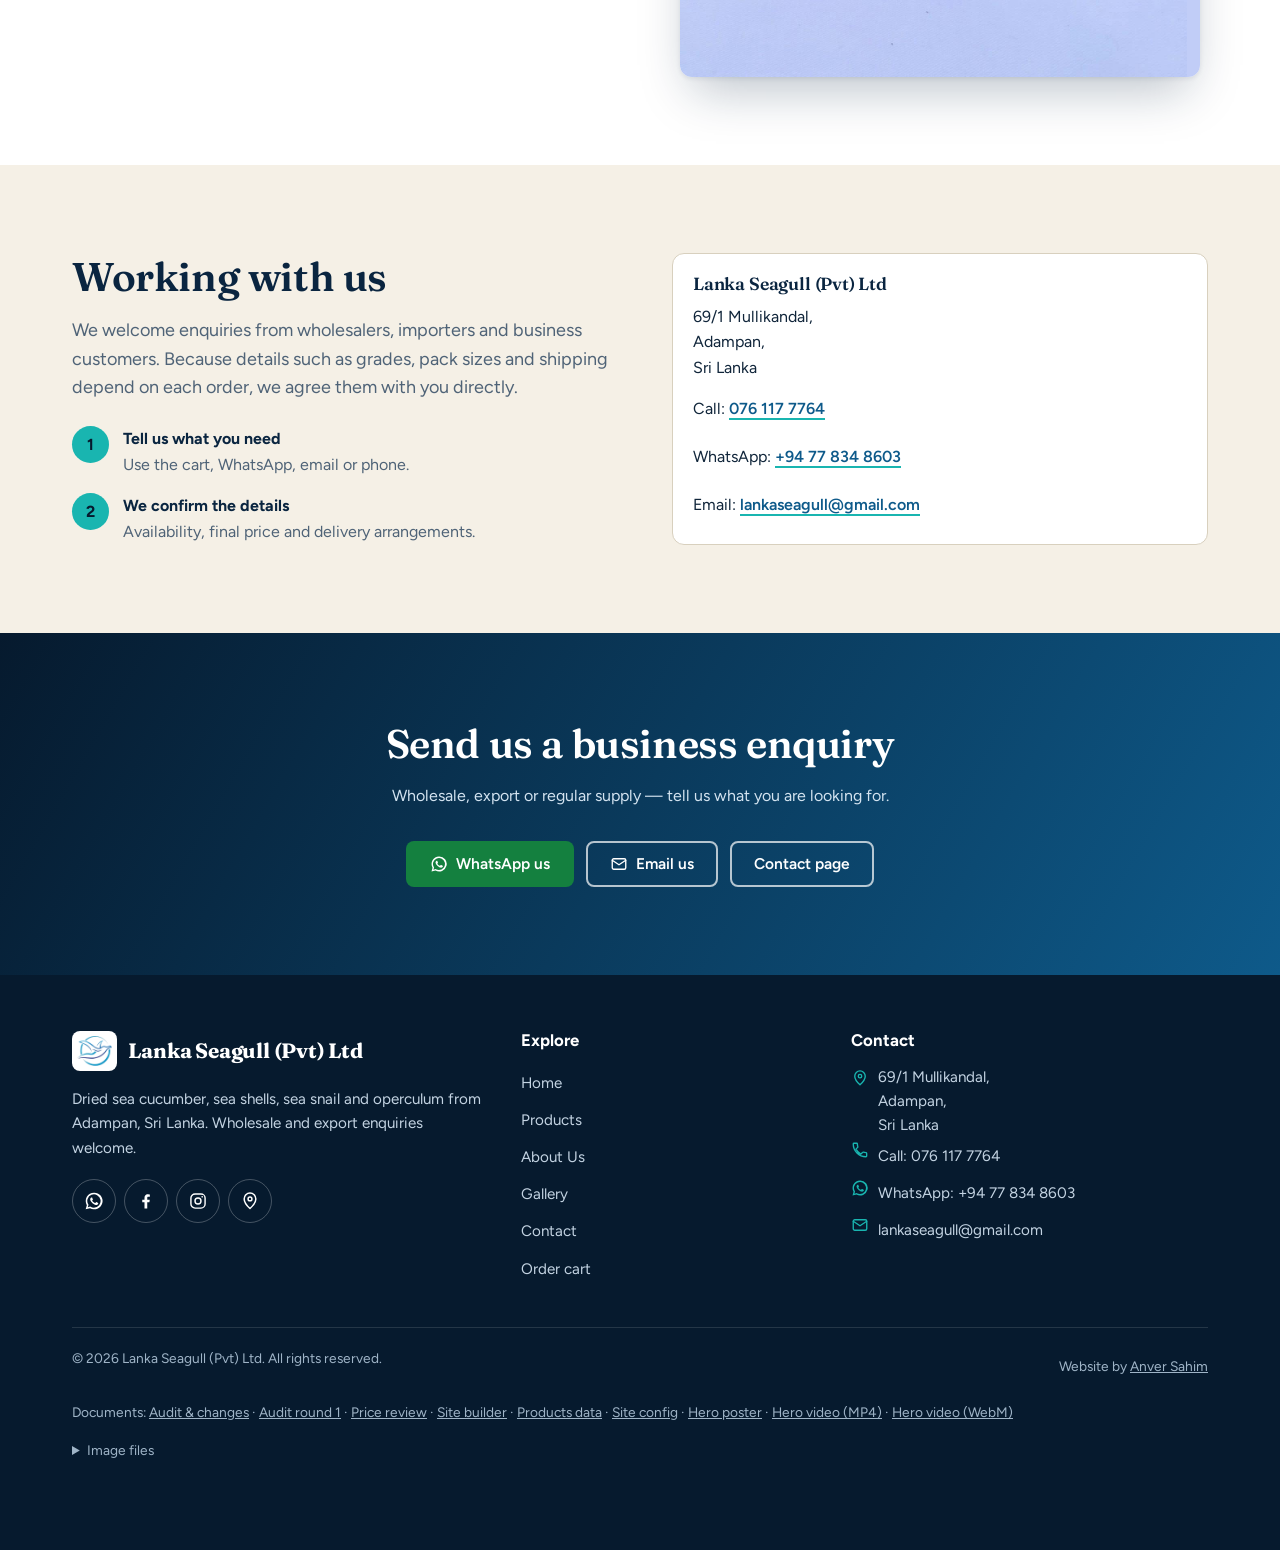
<file: about.html>
<!DOCTYPE html>
<html lang="en">
<head>
<meta charset="utf-8">
<meta name="viewport" content="width=device-width, initial-scale=1, viewport-fit=cover">
<title>About Us | Lanka Seagull (Pvt) Ltd, Adampan, Sri Lanka</title>
<meta name="description" content="Lanka Seagull (Pvt) Ltd is a seafood and marine products company in Adampan, Sri Lanka, supplying dried sea cucumber, sea shells, sea snail and operculum.">
<meta name="theme-color" content="#0a2540">
<meta property="og:type" content="website">
<meta property="og:site_name" content="Lanka Seagull (Pvt) Ltd">
<meta property="og:title" content="About Us | Lanka Seagull (Pvt) Ltd, Adampan, Sri Lanka">
<meta property="og:description" content="Lanka Seagull (Pvt) Ltd is a seafood and marine products company in Adampan, Sri Lanka, supplying dried sea cucumber, sea shells, sea snail and operculum.">
<meta property="og:locale" content="en_US">
<!-- Set "siteUrl" in source/site-config.json and rebuild to add canonical, og:url, og:image and sitemap.xml. -->
<link rel="icon" type="image/png" sizes="64x64" href="favicon-64.png">
<link rel="apple-touch-icon" href="apple-touch-icon.png">
<link rel="preload" href="figtree-latin-400-normal.woff2" as="font" type="font/woff2" crossorigin>
<link rel="preload" href="figtree-latin-500-normal.woff2" as="font" type="font/woff2" crossorigin>
<link rel="preload" href="figtree-latin-600-normal.woff2" as="font" type="font/woff2" crossorigin>
<link rel="preload" href="figtree-latin-700-normal.woff2" as="font" type="font/woff2" crossorigin>
<link rel="preload" href="fraunces-latin-500-normal.woff2" as="font" type="font/woff2" crossorigin>
<link rel="preload" href="fraunces-latin-600-normal.woff2" as="font" type="font/woff2" crossorigin>
<link rel="preload" href="fraunces-latin-700-normal.woff2" as="font" type="font/woff2" crossorigin>
<link rel="stylesheet" href="style.css">
<script>document.documentElement.className+=" js"</script>
</head>
<body data-page="about">
<a class="skip-link" href="#main">Skip to main content</a>
<header class="site-header" id="top">
  <div class="container header-inner">
    <a class="brand" href="index.html" aria-label="Lanka Seagull (Pvt) Ltd — home">
      <img src="logo-mark.png" alt="" width="50" height="42">
      <span class="brand-text"><span class="brand-name">Lanka Seagull</span><span class="brand-sub">(Pvt) Ltd</span></span>
    </a>
    <nav class="main-nav" aria-label="Main"><ul><li><a href="index.html">Home</a></li><li><a href="products.html">Products</a></li><li><a href="about.html" aria-current="page">About Us</a></li><li><a href="gallery.html">Gallery</a></li><li><a href="contact.html">Contact</a></li></ul></nav>
    <div class="header-actions">
      <button type="button" class="icon-btn" id="prefOpen" aria-haspopup="dialog" aria-label="Display currency: LKR. Change currency"><svg viewBox="0 0 24 24" fill="none" stroke="currentColor" stroke-width="1.8" stroke-linecap="round" aria-hidden="true"><circle cx="12" cy="12" r="9"/><path d="M3 12h18M12 3a13 13 0 0 1 0 18M12 3a13 13 0 0 0 0 18"/></svg><span id="prefLabel">LKR</span></button>
      <a class="icon-btn" href="cart.html" id="cartLink" aria-label="Order cart, 0 items"><svg viewBox="0 0 24 24" fill="none" stroke="currentColor" stroke-width="1.8" stroke-linecap="round" stroke-linejoin="round" aria-hidden="true"><path d="M6 6h15l-1.5 9h-12L5 3H2"/><circle cx="9" cy="20" r="1.4" fill="currentColor"/><circle cx="18" cy="20" r="1.4" fill="currentColor"/></svg><span class="cart-count" id="cartCount" data-count="0" aria-hidden="true">0</span></a>
      <button type="button" class="icon-btn nav-toggle" id="navToggle" aria-expanded="false" aria-controls="mobilePanel" aria-label="Open menu"><span class="bars" aria-hidden="true"><i></i><i></i><i></i></span></button>
    </div>
  </div>
  <div class="mobile-panel" id="mobilePanel">
    <nav aria-label="Mobile"><ul><li><a href="index.html">Home</a></li><li><a href="products.html">Products</a></li><li><a href="about.html" aria-current="page">About Us</a></li><li><a href="gallery.html">Gallery</a></li><li><a href="contact.html">Contact</a></li></ul></nav>
    <a class="btn btn-wa btn-block" href="https://wa.me/94778348603" target="_blank" rel="noopener noreferrer"><svg viewBox="0 0 24 24" fill="currentColor" aria-hidden="true"><path d="M12 2a10 10 0 0 0-8.6 15L2 22l5.2-1.4A10 10 0 1 0 12 2Zm0 18a8 8 0 0 1-4.1-1.1l-.3-.2-3 .8.8-2.9-.2-.3A8 8 0 1 1 12 20Zm4.4-5.9c-.2-.1-1.4-.7-1.6-.8-.2-.1-.4-.1-.5.1s-.6.8-.7.9-.3.2-.5.1a6.6 6.6 0 0 1-1.9-1.2 7.1 7.1 0 0 1-1.3-1.6c-.1-.2 0-.3.1-.4l.4-.4.2-.3a.5.5 0 0 0 0-.5c-.1-.1-.5-1.3-.7-1.8s-.4-.4-.5-.4h-.5a.9.9 0 0 0-.6.3 2.7 2.7 0 0 0-.9 2 4.7 4.7 0 0 0 1 2.5 10.7 10.7 0 0 0 4.1 3.6c.6.2 1 .4 1.4.5a3.3 3.3 0 0 0 1.5.1 2.5 2.5 0 0 0 1.6-1.1 2 2 0 0 0 .1-1.1c-.1-.1-.2-.2-.4-.3Z"/></svg>WhatsApp us</a>
  </div>
</header>
<main id="main">
<section class="page-head">
  <div class="container hero-load"><h1>About Lanka Seagull</h1><p>A seafood and marine products company based in Adampan, Sri Lanka.</p></div>
  <div class="waves" aria-hidden="true"><svg class="w1" viewBox="0 0 1440 100" preserveAspectRatio="none" focusable="false"><path d="M0,50 C120,8 240,8 360,50 S600,92 720,50 S960,8 1080,50 S1320,92 1440,50 V100 H0 Z" fill="#19b5b0" fill-opacity=".55"/></svg><svg class="w2" viewBox="0 0 1440 100" preserveAspectRatio="none" focusable="false"><path d="M0,50 C120,8 240,8 360,50 S600,92 720,50 S960,8 1080,50 S1320,92 1440,50 V100 H0 Z" fill="#ffffff" fill-opacity=".35"/></svg><svg class="w3" viewBox="0 0 1440 100" preserveAspectRatio="none" focusable="false"><path d="M0,50 C120,8 240,8 360,50 S600,92 720,50 S960,8 1080,50 S1320,92 1440,50 V100 H0 Z" fill="#f5f0e6" fill-opacity="1"/></svg></div>
</section>
<section class="section">
  <div class="container split">
    <div class="prose" data-reveal>
      <h2>Who we are</h2>
      <p>Lanka Seagull (Pvt) Ltd is a seafood and marine products company based in Adampan, Sri Lanka. We supply dried sea cucumber, natural sea shells, dried sea snail and sea snail operculum.</p>
      <p>Buyers can browse the catalogue, choose quantities by the kilogram or by the piece, and send an order enquiry by WhatsApp or email. Our team then replies to confirm availability, final price and delivery.</p>
      <p style="margin-top:1.5rem"><a class="btn btn-navy" href="products.html">Browse products</a></p>
    </div>
    <div class="photo" data-reveal><img src="sea-shells-hand-selected.jpeg" alt="Natural sea shells from Lanka Seagull on a plain background" width="1760" height="1760" loading="lazy" decoding="async"></div>
  </div>
</section>
<section class="section section--white">
  <div class="container split rev">
    <div class="photo" data-reveal><img src="curry-fish.jpg" alt="Dried Curry Fish sea cucumber from Lanka Seagull" width="1280" height="1280" loading="lazy" decoding="async"></div>
    <div class="prose" data-reveal>
      <h2>What we supply</h2>
      <ul class="tick-list"><li><strong>Sea Cucumber</strong> (14 products): Sandfish Sea Cucumber, Curry Fish Sea Cucumber, Curry Fish (White Grade), Baby Curry Fish, Golden Sandfish Sea Cucumber and 9 more.</li><li><strong>Sea Shells</strong> (14 products): Sea Shells, Patty Shell, Kachchan Shell, Tapasiyem Shell, Gavuri Shell and 9 more.</li><li><strong>Other Seafood Products</strong> (9 products): Dried Sea Snail, Dried Sea Snail (White Grade), Spider Conch Operculum, Murex Operculum, Turbinella Pyrum Shell Operculum (Grade B) and 4 more.</li></ul>
    </div>
  </div>
</section>
<section class="section">
  <div class="container split">
    <div data-reveal>
      <h2>Working with us</h2>
      <p class="lead" style="margin-top:1rem">We welcome enquiries from wholesalers, importers and business customers. Because details such as grades, pack sizes and shipping depend on each order, we agree them with you directly.</p>
      <ol class="steps">
        <li><strong>Tell us what you need</strong><span>Use the cart, WhatsApp, email or phone.</span></li>
        <li><strong>We confirm the details</strong><span>Availability, final price and delivery arrangements.</span></li>
      </ol>
    </div>
    <div class="c-card" data-reveal style="gap:.6rem">
      <h3>Lanka Seagull (Pvt) Ltd</h3>
      <p>69/1 Mullikandal,<br>Adampan,<br>Sri Lanka</p>
      <p>Call: <a class="text-link" href="tel:+94761177764">076&nbsp;117&nbsp;7764</a></p>
      <p>WhatsApp: <a class="text-link" href="https://wa.me/94778348603" target="_blank" rel="noopener noreferrer">+94&nbsp;77&nbsp;834&nbsp;8603</a></p>
      <p>Email: <a class="text-link" href="mailto:lankaseagull@gmail.com">lankaseagull@gmail.com</a></p>
    </div>
  </div>
</section>
<section class="section cta-band">
  <div class="container" data-reveal>
    <h2>Send us a business enquiry</h2>
    <p>Wholesale, export or regular supply — tell us what you are looking for.</p>
    <div class="hero-cta">
      <a class="btn btn-wa" href="https://wa.me/94778348603" target="_blank" rel="noopener noreferrer"><svg viewBox="0 0 24 24" fill="currentColor" aria-hidden="true"><path d="M12 2a10 10 0 0 0-8.6 15L2 22l5.2-1.4A10 10 0 1 0 12 2Zm0 18a8 8 0 0 1-4.1-1.1l-.3-.2-3 .8.8-2.9-.2-.3A8 8 0 1 1 12 20Zm4.4-5.9c-.2-.1-1.4-.7-1.6-.8-.2-.1-.4-.1-.5.1s-.6.8-.7.9-.3.2-.5.1a6.6 6.6 0 0 1-1.9-1.2 7.1 7.1 0 0 1-1.3-1.6c-.1-.2 0-.3.1-.4l.4-.4.2-.3a.5.5 0 0 0 0-.5c-.1-.1-.5-1.3-.7-1.8s-.4-.4-.5-.4h-.5a.9.9 0 0 0-.6.3 2.7 2.7 0 0 0-.9 2 4.7 4.7 0 0 0 1 2.5 10.7 10.7 0 0 0 4.1 3.6c.6.2 1 .4 1.4.5a3.3 3.3 0 0 0 1.5.1 2.5 2.5 0 0 0 1.6-1.1 2 2 0 0 0 .1-1.1c-.1-.1-.2-.2-.4-.3Z"/></svg>WhatsApp us</a>
      <a class="btn btn-light" href="mailto:lankaseagull@gmail.com"><svg viewBox="0 0 24 24" fill="none" stroke="currentColor" stroke-width="1.8" stroke-linecap="round" stroke-linejoin="round" aria-hidden="true"><rect x="3" y="5" width="18" height="14" rx="2"/><path d="m3 7 9 6 9-6"/></svg>Email us</a>
      <a class="btn btn-light" href="contact.html">Contact page</a>
    </div>
  </div>
</section>
</main>
<footer class="site-footer">
  <div class="container">
    <div class="footer-grid">
      <div>
        <div class="footer-brand"><img src="logo-mark.png" alt="" width="48" height="40"><span class="brand-name">Lanka Seagull (Pvt) Ltd</span></div>
        <p>Dried sea cucumber, sea shells, sea snail and operculum from Adampan, Sri Lanka. Wholesale and export enquiries welcome.</p>
        <div class="socials">
          <a href="https://wa.me/94778348603" target="_blank" rel="noopener noreferrer" aria-label="WhatsApp (opens in a new tab)"><svg viewBox="0 0 24 24" fill="currentColor" aria-hidden="true"><path d="M12 2a10 10 0 0 0-8.6 15L2 22l5.2-1.4A10 10 0 1 0 12 2Zm0 18a8 8 0 0 1-4.1-1.1l-.3-.2-3 .8.8-2.9-.2-.3A8 8 0 1 1 12 20Zm4.4-5.9c-.2-.1-1.4-.7-1.6-.8-.2-.1-.4-.1-.5.1s-.6.8-.7.9-.3.2-.5.1a6.6 6.6 0 0 1-1.9-1.2 7.1 7.1 0 0 1-1.3-1.6c-.1-.2 0-.3.1-.4l.4-.4.2-.3a.5.5 0 0 0 0-.5c-.1-.1-.5-1.3-.7-1.8s-.4-.4-.5-.4h-.5a.9.9 0 0 0-.6.3 2.7 2.7 0 0 0-.9 2 4.7 4.7 0 0 0 1 2.5 10.7 10.7 0 0 0 4.1 3.6c.6.2 1 .4 1.4.5a3.3 3.3 0 0 0 1.5.1 2.5 2.5 0 0 0 1.6-1.1 2 2 0 0 0 .1-1.1c-.1-.1-.2-.2-.4-.3Z"/></svg></a>
          <a href="https://www.facebook.com/share/175gsiL2DA/?mibextid=wwXIfr" target="_blank" rel="noopener noreferrer" aria-label="Facebook (opens in a new tab)"><svg viewBox="0 0 24 24" fill="currentColor" aria-hidden="true"><path d="M13.5 21v-7.6h2.6l.4-3h-3V8.4c0-.9.2-1.5 1.5-1.5h1.6V4.2A21 21 0 0 0 14.2 4c-2.4 0-4 1.5-4 4.1v2.3H7.5v3h2.7V21Z"/></svg></a>
          <a href="https://www.instagram.com/lankaseagull_company" target="_blank" rel="noopener noreferrer" aria-label="Instagram (opens in a new tab)"><svg viewBox="0 0 24 24" fill="none" stroke="currentColor" stroke-width="1.7" aria-hidden="true"><rect x="3.5" y="3.5" width="17" height="17" rx="5"/><circle cx="12" cy="12" r="3.6"/><circle cx="17" cy="7" r="1" fill="currentColor" stroke="none"/></svg></a>
          <a href="https://www.google.com/maps/place/Lanka+Seagull+(pvt)+Ltd/@8.9624804,80.0043468,18.25z/data=!4m6!3m5!1s0x3afdd1c5d93fd317:0x4fd65fc7a8fc1005!8m2!3d8.9630959!4d80.0046974" target="_blank" rel="noopener noreferrer" aria-label="Google Maps location (opens in a new tab)"><svg viewBox="0 0 24 24" fill="none" stroke="currentColor" stroke-width="1.8" stroke-linecap="round" stroke-linejoin="round" aria-hidden="true"><path d="M12 21s7-6.3 7-11.5A7 7 0 0 0 5 9.5C5 14.7 12 21 12 21Z"/><circle cx="12" cy="9.5" r="2.3"/></svg></a>
        </div>
      </div>
      <div>
        <h2>Explore</h2>
        <ul><li><a href="index.html">Home</a></li><li><a href="products.html">Products</a></li><li><a href="about.html">About Us</a></li><li><a href="gallery.html">Gallery</a></li><li><a href="contact.html">Contact</a></li><li><a href="cart.html">Order cart</a></li></ul>
      </div>
      <div>
        <h2>Contact</h2>
        <ul class="footer-contact">
          <li><svg viewBox="0 0 24 24" fill="none" stroke="currentColor" stroke-width="1.8" stroke-linecap="round" stroke-linejoin="round" aria-hidden="true"><path d="M12 21s7-6.3 7-11.5A7 7 0 0 0 5 9.5C5 14.7 12 21 12 21Z"/><circle cx="12" cy="9.5" r="2.3"/></svg><span>69/1 Mullikandal,<br>Adampan,<br>Sri Lanka</span></li>
          <li><svg viewBox="0 0 24 24" fill="none" stroke="currentColor" stroke-width="1.8" stroke-linecap="round" stroke-linejoin="round" aria-hidden="true"><path d="M6.6 10.8a15 15 0 0 0 6.6 6.6l2.2-2.2a1 1 0 0 1 1-.3 11 11 0 0 0 3.5.6 1 1 0 0 1 1 1V20a1 1 0 0 1-1 1A17 17 0 0 1 3 4a1 1 0 0 1 1-1h3.5a1 1 0 0 1 1 1 11 11 0 0 0 .6 3.5 1 1 0 0 1-.3 1Z"/></svg><span>Call: <a href="tel:+94761177764">076&nbsp;117&nbsp;7764</a></span></li>
          <li><svg viewBox="0 0 24 24" fill="currentColor" aria-hidden="true"><path d="M12 2a10 10 0 0 0-8.6 15L2 22l5.2-1.4A10 10 0 1 0 12 2Zm0 18a8 8 0 0 1-4.1-1.1l-.3-.2-3 .8.8-2.9-.2-.3A8 8 0 1 1 12 20Zm4.4-5.9c-.2-.1-1.4-.7-1.6-.8-.2-.1-.4-.1-.5.1s-.6.8-.7.9-.3.2-.5.1a6.6 6.6 0 0 1-1.9-1.2 7.1 7.1 0 0 1-1.3-1.6c-.1-.2 0-.3.1-.4l.4-.4.2-.3a.5.5 0 0 0 0-.5c-.1-.1-.5-1.3-.7-1.8s-.4-.4-.5-.4h-.5a.9.9 0 0 0-.6.3 2.7 2.7 0 0 0-.9 2 4.7 4.7 0 0 0 1 2.5 10.7 10.7 0 0 0 4.1 3.6c.6.2 1 .4 1.4.5a3.3 3.3 0 0 0 1.5.1 2.5 2.5 0 0 0 1.6-1.1 2 2 0 0 0 .1-1.1c-.1-.1-.2-.2-.4-.3Z"/></svg><span>WhatsApp: <a href="https://wa.me/94778348603" target="_blank" rel="noopener noreferrer">+94&nbsp;77&nbsp;834&nbsp;8603</a></span></li>
          <li><svg viewBox="0 0 24 24" fill="none" stroke="currentColor" stroke-width="1.8" stroke-linecap="round" stroke-linejoin="round" aria-hidden="true"><rect x="3" y="5" width="18" height="14" rx="2"/><path d="m3 7 9 6 9-6"/></svg><span><a href="mailto:lankaseagull@gmail.com">lankaseagull@gmail.com</a></span></li>
        </ul>
      </div>
    </div>
    <div class="footer-bottom">
      <span>© 2026 Lanka Seagull (Pvt) Ltd. All rights reserved.</span>
      <span>Website by <a href="https://www-anversahim-com.vercel.app/" target="_blank" rel="noopener noreferrer">Anver Sahim</a></span>
      <span>Documents: <a href="AUDIT-AND-CHANGES.md">Audit &amp; changes</a> · <a href="AUDIT-ROUND-1.md">Audit round 1</a> · <a href="price-review.csv">Price review</a> · <a href="build.py">Site builder</a> · <a href="products.json">Products data</a> · <a href="site-config.json">Site config</a> · <a href="hero-poster.jpg">Hero poster</a> · <a href="lanka-seagull-hero.mp4">Hero video (MP4)</a> · <a href="lanka-seagull-hero.webm">Hero video (WebM)</a></span>
      <details class="footer-assets"><summary>Image files</summary><ul><li><a href="apple-touch-icon.png">apple-touch-icon.png</a></li><li><a href="baby-curry-fish.jpg">baby-curry-fish.jpg</a></li><li><a href="babylonia-shell.webp">babylonia-shell.webp</a></li><li><a href="black-fish-sea-cucumber.png">black-fish-sea-cucumber.png</a></li><li><a href="black-tiger-sea-cucumber.png">black-tiger-sea-cucumber.png</a></li><li><a href="cone-shell-1.webp">cone-shell-1.webp</a></li><li><a href="cone-shell-2.jpg">cone-shell-2.jpg</a></li><li><a href="cone-shell-3.jpg">cone-shell-3.jpg</a></li><li><a href="curry-fish.jpg">curry-fish.jpg</a></li><li><a href="curry-fish-white.jpg">curry-fish-white.jpg</a></li><li><a href="dhambela.jpg">dhambela.jpg</a></li><li><a href="dried-sea-snail.jpg">dried-sea-snail.jpg</a></li><li><a href="dried-sea-snail-white.jpg">dried-sea-snail-white.jpg</a></li><li><a href="favicon-64.png">favicon-64.png</a></li><li><a href="frog-shell-1.jpg">frog-shell-1.jpg</a></li><li><a href="frog-shell-2.jpg">frog-shell-2.jpg</a></li><li><a href="gavuri-shell.jpg">gavuri-shell.jpg</a></li><li><a href="golden-sandfish-2.jpg">golden-sandfish-2.jpg</a></li><li><a href="jathi-shell.jpg">jathi-shell.jpg</a></li><li><a href="kachchan-shell.jpg">kachchan-shell.jpg</a></li><li><a href="logo.png">logo.png</a></li><li><a href="logo-mark.png">logo-mark.png</a></li><li><a href="loli-fish.webp">loli-fish.webp</a></li><li><a href="murex-shell.jpg">murex-shell.jpg</a></li><li><a href="og-image.jpg">og-image.jpg</a></li><li><a href="operculum-1.jpg">operculum-1.jpg</a></li><li><a href="operculum-2.jpg">operculum-2.jpg</a></li><li><a href="operculum-3.jpg">operculum-3.jpg</a></li><li><a href="operculum-4.webp">operculum-4.webp</a></li><li><a href="operculum-5.jpg">operculum-5.jpg</a></li><li><a href="operculum-6.avif">operculum-6.avif</a></li><li><a href="patty-shell.jpg">patty-shell.jpg</a></li><li><a href="sanfish.jpg">sanfish.jpg</a></li><li><a href="sea-cucumber.jpeg">sea-cucumber.jpeg</a></li><li><a href="sea-shells.jpeg">sea-shells.jpeg</a></li><li><a href="sea-shells-hand-selected.jpeg">sea-shells-hand-selected.jpeg</a></li><li><a href="spindle-shell.jpg">spindle-shell.jpg</a></li><li><a href="surf-red-fish.png">surf-red-fish.png</a></li><li><a href="tapasiyem-shell.jpg">tapasiyem-shell.jpg</a></li><li><a href="trapezium-shell-operculum.jpg">trapezium-shell-operculum.jpg</a></li><li><a href="whate-nool.jpg">whate-nool.jpg</a></li><li><a href="whate-tiger.jpg">whate-tiger.jpg</a></li><li><a href="xiang-pi.jpg">xiang-pi.jpg</a></li><li><a href="baby-curry-fish.webp">baby-curry-fish.webp</a></li><li><a href="babylonia-shell.webp">babylonia-shell.webp</a></li><li><a href="black-fish-sea-cucumber.webp">black-fish-sea-cucumber.webp</a></li><li><a href="black-tiger-sea-cucumber.webp">black-tiger-sea-cucumber.webp</a></li><li><a href="cone-shell-1.webp">cone-shell-1.webp</a></li><li><a href="cone-shell-2.webp">cone-shell-2.webp</a></li><li><a href="cone-shell-3.webp">cone-shell-3.webp</a></li><li><a href="curry-fish.webp">curry-fish.webp</a></li><li><a href="curry-fish-white.webp">curry-fish-white.webp</a></li><li><a href="dhambela.webp">dhambela.webp</a></li><li><a href="dried-sea-snail.webp">dried-sea-snail.webp</a></li><li><a href="dried-sea-snail-white.webp">dried-sea-snail-white.webp</a></li><li><a href="frog-shell-1.webp">frog-shell-1.webp</a></li><li><a href="frog-shell-2.webp">frog-shell-2.webp</a></li><li><a href="gavuri-shell.webp">gavuri-shell.webp</a></li><li><a href="golden-sandfish-2.webp">golden-sandfish-2.webp</a></li><li><a href="jathi-shell.webp">jathi-shell.webp</a></li><li><a href="kachchan-shell.webp">kachchan-shell.webp</a></li><li><a href="loli-fish.webp">loli-fish.webp</a></li><li><a href="murex-shell.webp">murex-shell.webp</a></li><li><a href="operculum-1.webp">operculum-1.webp</a></li><li><a href="operculum-2.webp">operculum-2.webp</a></li><li><a href="operculum-3.webp">operculum-3.webp</a></li><li><a href="operculum-4.webp">operculum-4.webp</a></li><li><a href="operculum-5.webp">operculum-5.webp</a></li><li><a href="operculum-6.webp">operculum-6.webp</a></li><li><a href="patty-shell.webp">patty-shell.webp</a></li><li><a href="sanfish.webp">sanfish.webp</a></li><li><a href="sea-cucumber.webp">sea-cucumber.webp</a></li><li><a href="sea-shells.webp">sea-shells.webp</a></li><li><a href="spindle-shell.webp">spindle-shell.webp</a></li><li><a href="surf-red-fish.webp">surf-red-fish.webp</a></li><li><a href="tapasiyem-shell.webp">tapasiyem-shell.webp</a></li><li><a href="trapezium-shell-operculum.webp">trapezium-shell-operculum.webp</a></li><li><a href="whate-nool.webp">whate-nool.webp</a></li><li><a href="whate-tiger.webp">whate-tiger.webp</a></li><li><a href="xiang-pi.webp">xiang-pi.webp</a></li></ul></details>
    </div>
  </div>
</footer>
<aside aria-label="Quick chat"><a class="wa-float" href="https://wa.me/94778348603" target="_blank" rel="noopener noreferrer" aria-label="Chat with us on WhatsApp (opens in a new tab)"><svg viewBox="0 0 24 24" fill="currentColor" aria-hidden="true"><path d="M12 2a10 10 0 0 0-8.6 15L2 22l5.2-1.4A10 10 0 1 0 12 2Zm0 18a8 8 0 0 1-4.1-1.1l-.3-.2-3 .8.8-2.9-.2-.3A8 8 0 1 1 12 20Zm4.4-5.9c-.2-.1-1.4-.7-1.6-.8-.2-.1-.4-.1-.5.1s-.6.8-.7.9-.3.2-.5.1a6.6 6.6 0 0 1-1.9-1.2 7.1 7.1 0 0 1-1.3-1.6c-.1-.2 0-.3.1-.4l.4-.4.2-.3a.5.5 0 0 0 0-.5c-.1-.1-.5-1.3-.7-1.8s-.4-.4-.5-.4h-.5a.9.9 0 0 0-.6.3 2.7 2.7 0 0 0-.9 2 4.7 4.7 0 0 0 1 2.5 10.7 10.7 0 0 0 4.1 3.6c.6.2 1 .4 1.4.5a3.3 3.3 0 0 0 1.5.1 2.5 2.5 0 0 0 1.6-1.1 2 2 0 0 0 .1-1.1c-.1-.1-.2-.2-.4-.3Z"/></svg><span>WhatsApp</span></a></aside>
<div class="toasts" id="toasts" role="status" aria-live="polite"></div>
<div class="overlay" id="prefOverlay">
  <div class="dialog" role="dialog" aria-modal="true" aria-labelledby="prefTitle" tabindex="-1">
    <button type="button" class="dialog-close" data-close aria-label="Close">×</button>
    <h2 id="prefTitle">Display currency</h2>
    <p class="hint" style="margin-top:.5rem">Our listed prices are in Sri Lankan rupees (LKR). Other currencies are shown as estimates only and are never a price quote.</p>
    <fieldset class="pref-group"><legend>Show estimated prices in</legend>
      <div class="pref-options" id="prefOptions"></div>
    </fieldset>
    <p class="pref-status" id="prefStatus" aria-live="polite"></p>
    <div class="dialog-actions">
      <button type="button" class="btn btn-outline btn-sm" data-close>Cancel</button>
      <button type="button" class="btn btn-navy btn-sm" id="prefSave">Save</button>
    </div>
  </div>
</div>

<script src="data.js"></script>
<script src="app.js"></script>

</body>
</html>
</file>
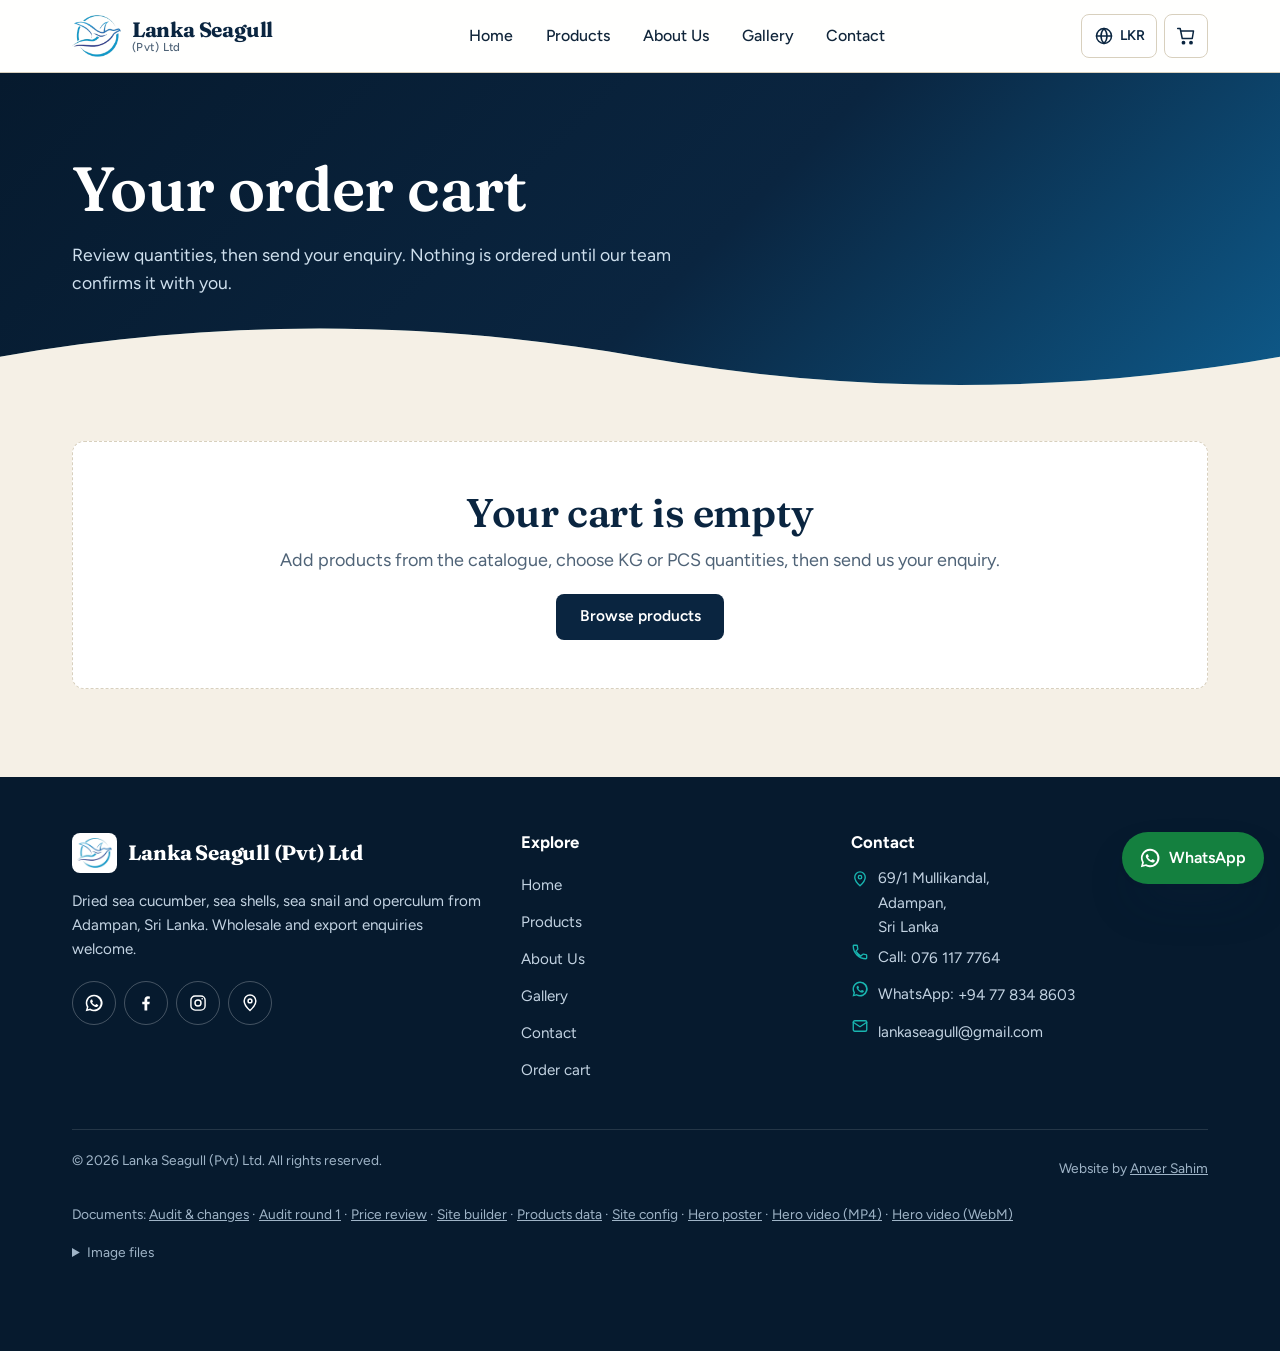
<file: cart.html>
<!DOCTYPE html>
<html lang="en">
<head>
<meta charset="utf-8">
<meta name="viewport" content="width=device-width, initial-scale=1, viewport-fit=cover">
<title>Order Cart | Lanka Seagull (Pvt) Ltd</title>
<meta name="description" content="Review your selected Lanka Seagull products and send an order enquiry by WhatsApp or email.">
<meta name="theme-color" content="#0a2540">
<meta property="og:type" content="website">
<meta property="og:site_name" content="Lanka Seagull (Pvt) Ltd">
<meta property="og:title" content="Order Cart | Lanka Seagull (Pvt) Ltd">
<meta property="og:description" content="Review your selected Lanka Seagull products and send an order enquiry by WhatsApp or email.">
<meta property="og:locale" content="en_US">
<!-- Set "siteUrl" in source/site-config.json and rebuild to add canonical, og:url, og:image and sitemap.xml. -->
<link rel="icon" type="image/png" sizes="64x64" href="favicon-64.png">
<link rel="apple-touch-icon" href="apple-touch-icon.png">
<link rel="preload" href="figtree-latin-400-normal.woff2" as="font" type="font/woff2" crossorigin>
<link rel="preload" href="figtree-latin-500-normal.woff2" as="font" type="font/woff2" crossorigin>
<link rel="preload" href="figtree-latin-600-normal.woff2" as="font" type="font/woff2" crossorigin>
<link rel="preload" href="figtree-latin-700-normal.woff2" as="font" type="font/woff2" crossorigin>
<link rel="preload" href="fraunces-latin-500-normal.woff2" as="font" type="font/woff2" crossorigin>
<link rel="preload" href="fraunces-latin-600-normal.woff2" as="font" type="font/woff2" crossorigin>
<link rel="preload" href="fraunces-latin-700-normal.woff2" as="font" type="font/woff2" crossorigin>
<link rel="stylesheet" href="style.css">
<script>document.documentElement.className+=" js"</script>
</head>
<body data-page="cart">
<a class="skip-link" href="#main">Skip to main content</a>
<header class="site-header" id="top">
  <div class="container header-inner">
    <a class="brand" href="index.html" aria-label="Lanka Seagull (Pvt) Ltd — home">
      <img src="logo-mark.png" alt="" width="50" height="42">
      <span class="brand-text"><span class="brand-name">Lanka Seagull</span><span class="brand-sub">(Pvt) Ltd</span></span>
    </a>
    <nav class="main-nav" aria-label="Main"><ul><li><a href="index.html">Home</a></li><li><a href="products.html">Products</a></li><li><a href="about.html">About Us</a></li><li><a href="gallery.html">Gallery</a></li><li><a href="contact.html">Contact</a></li></ul></nav>
    <div class="header-actions">
      <button type="button" class="icon-btn" id="prefOpen" aria-haspopup="dialog" aria-label="Display currency: LKR. Change currency"><svg viewBox="0 0 24 24" fill="none" stroke="currentColor" stroke-width="1.8" stroke-linecap="round" aria-hidden="true"><circle cx="12" cy="12" r="9"/><path d="M3 12h18M12 3a13 13 0 0 1 0 18M12 3a13 13 0 0 0 0 18"/></svg><span id="prefLabel">LKR</span></button>
      <a class="icon-btn" href="cart.html" id="cartLink" aria-label="Order cart, 0 items"><svg viewBox="0 0 24 24" fill="none" stroke="currentColor" stroke-width="1.8" stroke-linecap="round" stroke-linejoin="round" aria-hidden="true"><path d="M6 6h15l-1.5 9h-12L5 3H2"/><circle cx="9" cy="20" r="1.4" fill="currentColor"/><circle cx="18" cy="20" r="1.4" fill="currentColor"/></svg><span class="cart-count" id="cartCount" data-count="0" aria-hidden="true">0</span></a>
      <button type="button" class="icon-btn nav-toggle" id="navToggle" aria-expanded="false" aria-controls="mobilePanel" aria-label="Open menu"><span class="bars" aria-hidden="true"><i></i><i></i><i></i></span></button>
    </div>
  </div>
  <div class="mobile-panel" id="mobilePanel">
    <nav aria-label="Mobile"><ul><li><a href="index.html">Home</a></li><li><a href="products.html">Products</a></li><li><a href="about.html">About Us</a></li><li><a href="gallery.html">Gallery</a></li><li><a href="contact.html">Contact</a></li></ul></nav>
    <a class="btn btn-wa btn-block" href="https://wa.me/94778348603" target="_blank" rel="noopener noreferrer"><svg viewBox="0 0 24 24" fill="currentColor" aria-hidden="true"><path d="M12 2a10 10 0 0 0-8.6 15L2 22l5.2-1.4A10 10 0 1 0 12 2Zm0 18a8 8 0 0 1-4.1-1.1l-.3-.2-3 .8.8-2.9-.2-.3A8 8 0 1 1 12 20Zm4.4-5.9c-.2-.1-1.4-.7-1.6-.8-.2-.1-.4-.1-.5.1s-.6.8-.7.9-.3.2-.5.1a6.6 6.6 0 0 1-1.9-1.2 7.1 7.1 0 0 1-1.3-1.6c-.1-.2 0-.3.1-.4l.4-.4.2-.3a.5.5 0 0 0 0-.5c-.1-.1-.5-1.3-.7-1.8s-.4-.4-.5-.4h-.5a.9.9 0 0 0-.6.3 2.7 2.7 0 0 0-.9 2 4.7 4.7 0 0 0 1 2.5 10.7 10.7 0 0 0 4.1 3.6c.6.2 1 .4 1.4.5a3.3 3.3 0 0 0 1.5.1 2.5 2.5 0 0 0 1.6-1.1 2 2 0 0 0 .1-1.1c-.1-.1-.2-.2-.4-.3Z"/></svg>WhatsApp us</a>
  </div>
</header>
<main id="main">
<section class="page-head">
  <div class="container hero-load"><h1>Your order cart</h1><p>Review quantities, then send your enquiry. Nothing is ordered until our team confirms it with you.</p></div>
  <div class="waves" aria-hidden="true"><svg class="w1" viewBox="0 0 1440 100" preserveAspectRatio="none" focusable="false"><path d="M0,50 C120,8 240,8 360,50 S600,92 720,50 S960,8 1080,50 S1320,92 1440,50 V100 H0 Z" fill="#19b5b0" fill-opacity=".55"/></svg><svg class="w2" viewBox="0 0 1440 100" preserveAspectRatio="none" focusable="false"><path d="M0,50 C120,8 240,8 360,50 S600,92 720,50 S960,8 1080,50 S1320,92 1440,50 V100 H0 Z" fill="#ffffff" fill-opacity=".35"/></svg><svg class="w3" viewBox="0 0 1440 100" preserveAspectRatio="none" focusable="false"><path d="M0,50 C120,8 240,8 360,50 S600,92 720,50 S960,8 1080,50 S1320,92 1440,50 V100 H0 Z" fill="#f5f0e6" fill-opacity="1"/></svg></div>
</section>
<section class="section" style="padding-top:2.5rem">
  <div class="container">
    <div id="cartRoot" aria-live="polite"><p class="hint">Loading your cart…</p></div>
    <noscript><p class="notice">The cart needs JavaScript. Please contact us by WhatsApp, phone or email to place an enquiry.</p></noscript>
  </div>
</section>
</main>
<footer class="site-footer">
  <div class="container">
    <div class="footer-grid">
      <div>
        <div class="footer-brand"><img src="logo-mark.png" alt="" width="48" height="40"><span class="brand-name">Lanka Seagull (Pvt) Ltd</span></div>
        <p>Dried sea cucumber, sea shells, sea snail and operculum from Adampan, Sri Lanka. Wholesale and export enquiries welcome.</p>
        <div class="socials">
          <a href="https://wa.me/94778348603" target="_blank" rel="noopener noreferrer" aria-label="WhatsApp (opens in a new tab)"><svg viewBox="0 0 24 24" fill="currentColor" aria-hidden="true"><path d="M12 2a10 10 0 0 0-8.6 15L2 22l5.2-1.4A10 10 0 1 0 12 2Zm0 18a8 8 0 0 1-4.1-1.1l-.3-.2-3 .8.8-2.9-.2-.3A8 8 0 1 1 12 20Zm4.4-5.9c-.2-.1-1.4-.7-1.6-.8-.2-.1-.4-.1-.5.1s-.6.8-.7.9-.3.2-.5.1a6.6 6.6 0 0 1-1.9-1.2 7.1 7.1 0 0 1-1.3-1.6c-.1-.2 0-.3.1-.4l.4-.4.2-.3a.5.5 0 0 0 0-.5c-.1-.1-.5-1.3-.7-1.8s-.4-.4-.5-.4h-.5a.9.9 0 0 0-.6.3 2.7 2.7 0 0 0-.9 2 4.7 4.7 0 0 0 1 2.5 10.7 10.7 0 0 0 4.1 3.6c.6.2 1 .4 1.4.5a3.3 3.3 0 0 0 1.5.1 2.5 2.5 0 0 0 1.6-1.1 2 2 0 0 0 .1-1.1c-.1-.1-.2-.2-.4-.3Z"/></svg></a>
          <a href="https://www.facebook.com/share/175gsiL2DA/?mibextid=wwXIfr" target="_blank" rel="noopener noreferrer" aria-label="Facebook (opens in a new tab)"><svg viewBox="0 0 24 24" fill="currentColor" aria-hidden="true"><path d="M13.5 21v-7.6h2.6l.4-3h-3V8.4c0-.9.2-1.5 1.5-1.5h1.6V4.2A21 21 0 0 0 14.2 4c-2.4 0-4 1.5-4 4.1v2.3H7.5v3h2.7V21Z"/></svg></a>
          <a href="https://www.instagram.com/lankaseagull_company" target="_blank" rel="noopener noreferrer" aria-label="Instagram (opens in a new tab)"><svg viewBox="0 0 24 24" fill="none" stroke="currentColor" stroke-width="1.7" aria-hidden="true"><rect x="3.5" y="3.5" width="17" height="17" rx="5"/><circle cx="12" cy="12" r="3.6"/><circle cx="17" cy="7" r="1" fill="currentColor" stroke="none"/></svg></a>
          <a href="https://www.google.com/maps/place/Lanka+Seagull+(pvt)+Ltd/@8.9624804,80.0043468,18.25z/data=!4m6!3m5!1s0x3afdd1c5d93fd317:0x4fd65fc7a8fc1005!8m2!3d8.9630959!4d80.0046974" target="_blank" rel="noopener noreferrer" aria-label="Google Maps location (opens in a new tab)"><svg viewBox="0 0 24 24" fill="none" stroke="currentColor" stroke-width="1.8" stroke-linecap="round" stroke-linejoin="round" aria-hidden="true"><path d="M12 21s7-6.3 7-11.5A7 7 0 0 0 5 9.5C5 14.7 12 21 12 21Z"/><circle cx="12" cy="9.5" r="2.3"/></svg></a>
        </div>
      </div>
      <div>
        <h2>Explore</h2>
        <ul><li><a href="index.html">Home</a></li><li><a href="products.html">Products</a></li><li><a href="about.html">About Us</a></li><li><a href="gallery.html">Gallery</a></li><li><a href="contact.html">Contact</a></li><li><a href="cart.html">Order cart</a></li></ul>
      </div>
      <div>
        <h2>Contact</h2>
        <ul class="footer-contact">
          <li><svg viewBox="0 0 24 24" fill="none" stroke="currentColor" stroke-width="1.8" stroke-linecap="round" stroke-linejoin="round" aria-hidden="true"><path d="M12 21s7-6.3 7-11.5A7 7 0 0 0 5 9.5C5 14.7 12 21 12 21Z"/><circle cx="12" cy="9.5" r="2.3"/></svg><span>69/1 Mullikandal,<br>Adampan,<br>Sri Lanka</span></li>
          <li><svg viewBox="0 0 24 24" fill="none" stroke="currentColor" stroke-width="1.8" stroke-linecap="round" stroke-linejoin="round" aria-hidden="true"><path d="M6.6 10.8a15 15 0 0 0 6.6 6.6l2.2-2.2a1 1 0 0 1 1-.3 11 11 0 0 0 3.5.6 1 1 0 0 1 1 1V20a1 1 0 0 1-1 1A17 17 0 0 1 3 4a1 1 0 0 1 1-1h3.5a1 1 0 0 1 1 1 11 11 0 0 0 .6 3.5 1 1 0 0 1-.3 1Z"/></svg><span>Call: <a href="tel:+94761177764">076&nbsp;117&nbsp;7764</a></span></li>
          <li><svg viewBox="0 0 24 24" fill="currentColor" aria-hidden="true"><path d="M12 2a10 10 0 0 0-8.6 15L2 22l5.2-1.4A10 10 0 1 0 12 2Zm0 18a8 8 0 0 1-4.1-1.1l-.3-.2-3 .8.8-2.9-.2-.3A8 8 0 1 1 12 20Zm4.4-5.9c-.2-.1-1.4-.7-1.6-.8-.2-.1-.4-.1-.5.1s-.6.8-.7.9-.3.2-.5.1a6.6 6.6 0 0 1-1.9-1.2 7.1 7.1 0 0 1-1.3-1.6c-.1-.2 0-.3.1-.4l.4-.4.2-.3a.5.5 0 0 0 0-.5c-.1-.1-.5-1.3-.7-1.8s-.4-.4-.5-.4h-.5a.9.9 0 0 0-.6.3 2.7 2.7 0 0 0-.9 2 4.7 4.7 0 0 0 1 2.5 10.7 10.7 0 0 0 4.1 3.6c.6.2 1 .4 1.4.5a3.3 3.3 0 0 0 1.5.1 2.5 2.5 0 0 0 1.6-1.1 2 2 0 0 0 .1-1.1c-.1-.1-.2-.2-.4-.3Z"/></svg><span>WhatsApp: <a href="https://wa.me/94778348603" target="_blank" rel="noopener noreferrer">+94&nbsp;77&nbsp;834&nbsp;8603</a></span></li>
          <li><svg viewBox="0 0 24 24" fill="none" stroke="currentColor" stroke-width="1.8" stroke-linecap="round" stroke-linejoin="round" aria-hidden="true"><rect x="3" y="5" width="18" height="14" rx="2"/><path d="m3 7 9 6 9-6"/></svg><span><a href="mailto:lankaseagull@gmail.com">lankaseagull@gmail.com</a></span></li>
        </ul>
      </div>
    </div>
    <div class="footer-bottom">
      <span>© 2026 Lanka Seagull (Pvt) Ltd. All rights reserved.</span>
      <span>Website by <a href="https://www-anversahim-com.vercel.app/" target="_blank" rel="noopener noreferrer">Anver Sahim</a></span>
      <span>Documents: <a href="AUDIT-AND-CHANGES.md">Audit &amp; changes</a> · <a href="AUDIT-ROUND-1.md">Audit round 1</a> · <a href="price-review.csv">Price review</a> · <a href="build.py">Site builder</a> · <a href="products.json">Products data</a> · <a href="site-config.json">Site config</a> · <a href="hero-poster.jpg">Hero poster</a> · <a href="lanka-seagull-hero.mp4">Hero video (MP4)</a> · <a href="lanka-seagull-hero.webm">Hero video (WebM)</a></span>
      <details class="footer-assets"><summary>Image files</summary><ul><li><a href="apple-touch-icon.png">apple-touch-icon.png</a></li><li><a href="baby-curry-fish.jpg">baby-curry-fish.jpg</a></li><li><a href="babylonia-shell.webp">babylonia-shell.webp</a></li><li><a href="black-fish-sea-cucumber.png">black-fish-sea-cucumber.png</a></li><li><a href="black-tiger-sea-cucumber.png">black-tiger-sea-cucumber.png</a></li><li><a href="cone-shell-1.webp">cone-shell-1.webp</a></li><li><a href="cone-shell-2.jpg">cone-shell-2.jpg</a></li><li><a href="cone-shell-3.jpg">cone-shell-3.jpg</a></li><li><a href="curry-fish.jpg">curry-fish.jpg</a></li><li><a href="curry-fish-white.jpg">curry-fish-white.jpg</a></li><li><a href="dhambela.jpg">dhambela.jpg</a></li><li><a href="dried-sea-snail.jpg">dried-sea-snail.jpg</a></li><li><a href="dried-sea-snail-white.jpg">dried-sea-snail-white.jpg</a></li><li><a href="favicon-64.png">favicon-64.png</a></li><li><a href="frog-shell-1.jpg">frog-shell-1.jpg</a></li><li><a href="frog-shell-2.jpg">frog-shell-2.jpg</a></li><li><a href="gavuri-shell.jpg">gavuri-shell.jpg</a></li><li><a href="golden-sandfish-2.jpg">golden-sandfish-2.jpg</a></li><li><a href="jathi-shell.jpg">jathi-shell.jpg</a></li><li><a href="kachchan-shell.jpg">kachchan-shell.jpg</a></li><li><a href="logo.png">logo.png</a></li><li><a href="logo-mark.png">logo-mark.png</a></li><li><a href="loli-fish.webp">loli-fish.webp</a></li><li><a href="murex-shell.jpg">murex-shell.jpg</a></li><li><a href="og-image.jpg">og-image.jpg</a></li><li><a href="operculum-1.jpg">operculum-1.jpg</a></li><li><a href="operculum-2.jpg">operculum-2.jpg</a></li><li><a href="operculum-3.jpg">operculum-3.jpg</a></li><li><a href="operculum-4.webp">operculum-4.webp</a></li><li><a href="operculum-5.jpg">operculum-5.jpg</a></li><li><a href="operculum-6.avif">operculum-6.avif</a></li><li><a href="patty-shell.jpg">patty-shell.jpg</a></li><li><a href="sanfish.jpg">sanfish.jpg</a></li><li><a href="sea-cucumber.jpeg">sea-cucumber.jpeg</a></li><li><a href="sea-shells.jpeg">sea-shells.jpeg</a></li><li><a href="sea-shells-hand-selected.jpeg">sea-shells-hand-selected.jpeg</a></li><li><a href="spindle-shell.jpg">spindle-shell.jpg</a></li><li><a href="surf-red-fish.png">surf-red-fish.png</a></li><li><a href="tapasiyem-shell.jpg">tapasiyem-shell.jpg</a></li><li><a href="trapezium-shell-operculum.jpg">trapezium-shell-operculum.jpg</a></li><li><a href="whate-nool.jpg">whate-nool.jpg</a></li><li><a href="whate-tiger.jpg">whate-tiger.jpg</a></li><li><a href="xiang-pi.jpg">xiang-pi.jpg</a></li><li><a href="baby-curry-fish.webp">baby-curry-fish.webp</a></li><li><a href="babylonia-shell.webp">babylonia-shell.webp</a></li><li><a href="black-fish-sea-cucumber.webp">black-fish-sea-cucumber.webp</a></li><li><a href="black-tiger-sea-cucumber.webp">black-tiger-sea-cucumber.webp</a></li><li><a href="cone-shell-1.webp">cone-shell-1.webp</a></li><li><a href="cone-shell-2.webp">cone-shell-2.webp</a></li><li><a href="cone-shell-3.webp">cone-shell-3.webp</a></li><li><a href="curry-fish.webp">curry-fish.webp</a></li><li><a href="curry-fish-white.webp">curry-fish-white.webp</a></li><li><a href="dhambela.webp">dhambela.webp</a></li><li><a href="dried-sea-snail.webp">dried-sea-snail.webp</a></li><li><a href="dried-sea-snail-white.webp">dried-sea-snail-white.webp</a></li><li><a href="frog-shell-1.webp">frog-shell-1.webp</a></li><li><a href="frog-shell-2.webp">frog-shell-2.webp</a></li><li><a href="gavuri-shell.webp">gavuri-shell.webp</a></li><li><a href="golden-sandfish-2.webp">golden-sandfish-2.webp</a></li><li><a href="jathi-shell.webp">jathi-shell.webp</a></li><li><a href="kachchan-shell.webp">kachchan-shell.webp</a></li><li><a href="loli-fish.webp">loli-fish.webp</a></li><li><a href="murex-shell.webp">murex-shell.webp</a></li><li><a href="operculum-1.webp">operculum-1.webp</a></li><li><a href="operculum-2.webp">operculum-2.webp</a></li><li><a href="operculum-3.webp">operculum-3.webp</a></li><li><a href="operculum-4.webp">operculum-4.webp</a></li><li><a href="operculum-5.webp">operculum-5.webp</a></li><li><a href="operculum-6.webp">operculum-6.webp</a></li><li><a href="patty-shell.webp">patty-shell.webp</a></li><li><a href="sanfish.webp">sanfish.webp</a></li><li><a href="sea-cucumber.webp">sea-cucumber.webp</a></li><li><a href="sea-shells.webp">sea-shells.webp</a></li><li><a href="spindle-shell.webp">spindle-shell.webp</a></li><li><a href="surf-red-fish.webp">surf-red-fish.webp</a></li><li><a href="tapasiyem-shell.webp">tapasiyem-shell.webp</a></li><li><a href="trapezium-shell-operculum.webp">trapezium-shell-operculum.webp</a></li><li><a href="whate-nool.webp">whate-nool.webp</a></li><li><a href="whate-tiger.webp">whate-tiger.webp</a></li><li><a href="xiang-pi.webp">xiang-pi.webp</a></li></ul></details>
    </div>
  </div>
</footer>
<aside aria-label="Quick chat"><a class="wa-float" href="https://wa.me/94778348603" target="_blank" rel="noopener noreferrer" aria-label="Chat with us on WhatsApp (opens in a new tab)"><svg viewBox="0 0 24 24" fill="currentColor" aria-hidden="true"><path d="M12 2a10 10 0 0 0-8.6 15L2 22l5.2-1.4A10 10 0 1 0 12 2Zm0 18a8 8 0 0 1-4.1-1.1l-.3-.2-3 .8.8-2.9-.2-.3A8 8 0 1 1 12 20Zm4.4-5.9c-.2-.1-1.4-.7-1.6-.8-.2-.1-.4-.1-.5.1s-.6.8-.7.9-.3.2-.5.1a6.6 6.6 0 0 1-1.9-1.2 7.1 7.1 0 0 1-1.3-1.6c-.1-.2 0-.3.1-.4l.4-.4.2-.3a.5.5 0 0 0 0-.5c-.1-.1-.5-1.3-.7-1.8s-.4-.4-.5-.4h-.5a.9.9 0 0 0-.6.3 2.7 2.7 0 0 0-.9 2 4.7 4.7 0 0 0 1 2.5 10.7 10.7 0 0 0 4.1 3.6c.6.2 1 .4 1.4.5a3.3 3.3 0 0 0 1.5.1 2.5 2.5 0 0 0 1.6-1.1 2 2 0 0 0 .1-1.1c-.1-.1-.2-.2-.4-.3Z"/></svg><span>WhatsApp</span></a></aside>
<div class="toasts" id="toasts" role="status" aria-live="polite"></div>
<div class="overlay" id="prefOverlay">
  <div class="dialog" role="dialog" aria-modal="true" aria-labelledby="prefTitle" tabindex="-1">
    <button type="button" class="dialog-close" data-close aria-label="Close">×</button>
    <h2 id="prefTitle">Display currency</h2>
    <p class="hint" style="margin-top:.5rem">Our listed prices are in Sri Lankan rupees (LKR). Other currencies are shown as estimates only and are never a price quote.</p>
    <fieldset class="pref-group"><legend>Show estimated prices in</legend>
      <div class="pref-options" id="prefOptions"></div>
    </fieldset>
    <p class="pref-status" id="prefStatus" aria-live="polite"></p>
    <div class="dialog-actions">
      <button type="button" class="btn btn-outline btn-sm" data-close>Cancel</button>
      <button type="button" class="btn btn-navy btn-sm" id="prefSave">Save</button>
    </div>
  </div>
</div>

<script src="data.js"></script>
<script src="app.js"></script>

</body>
</html>
</file>
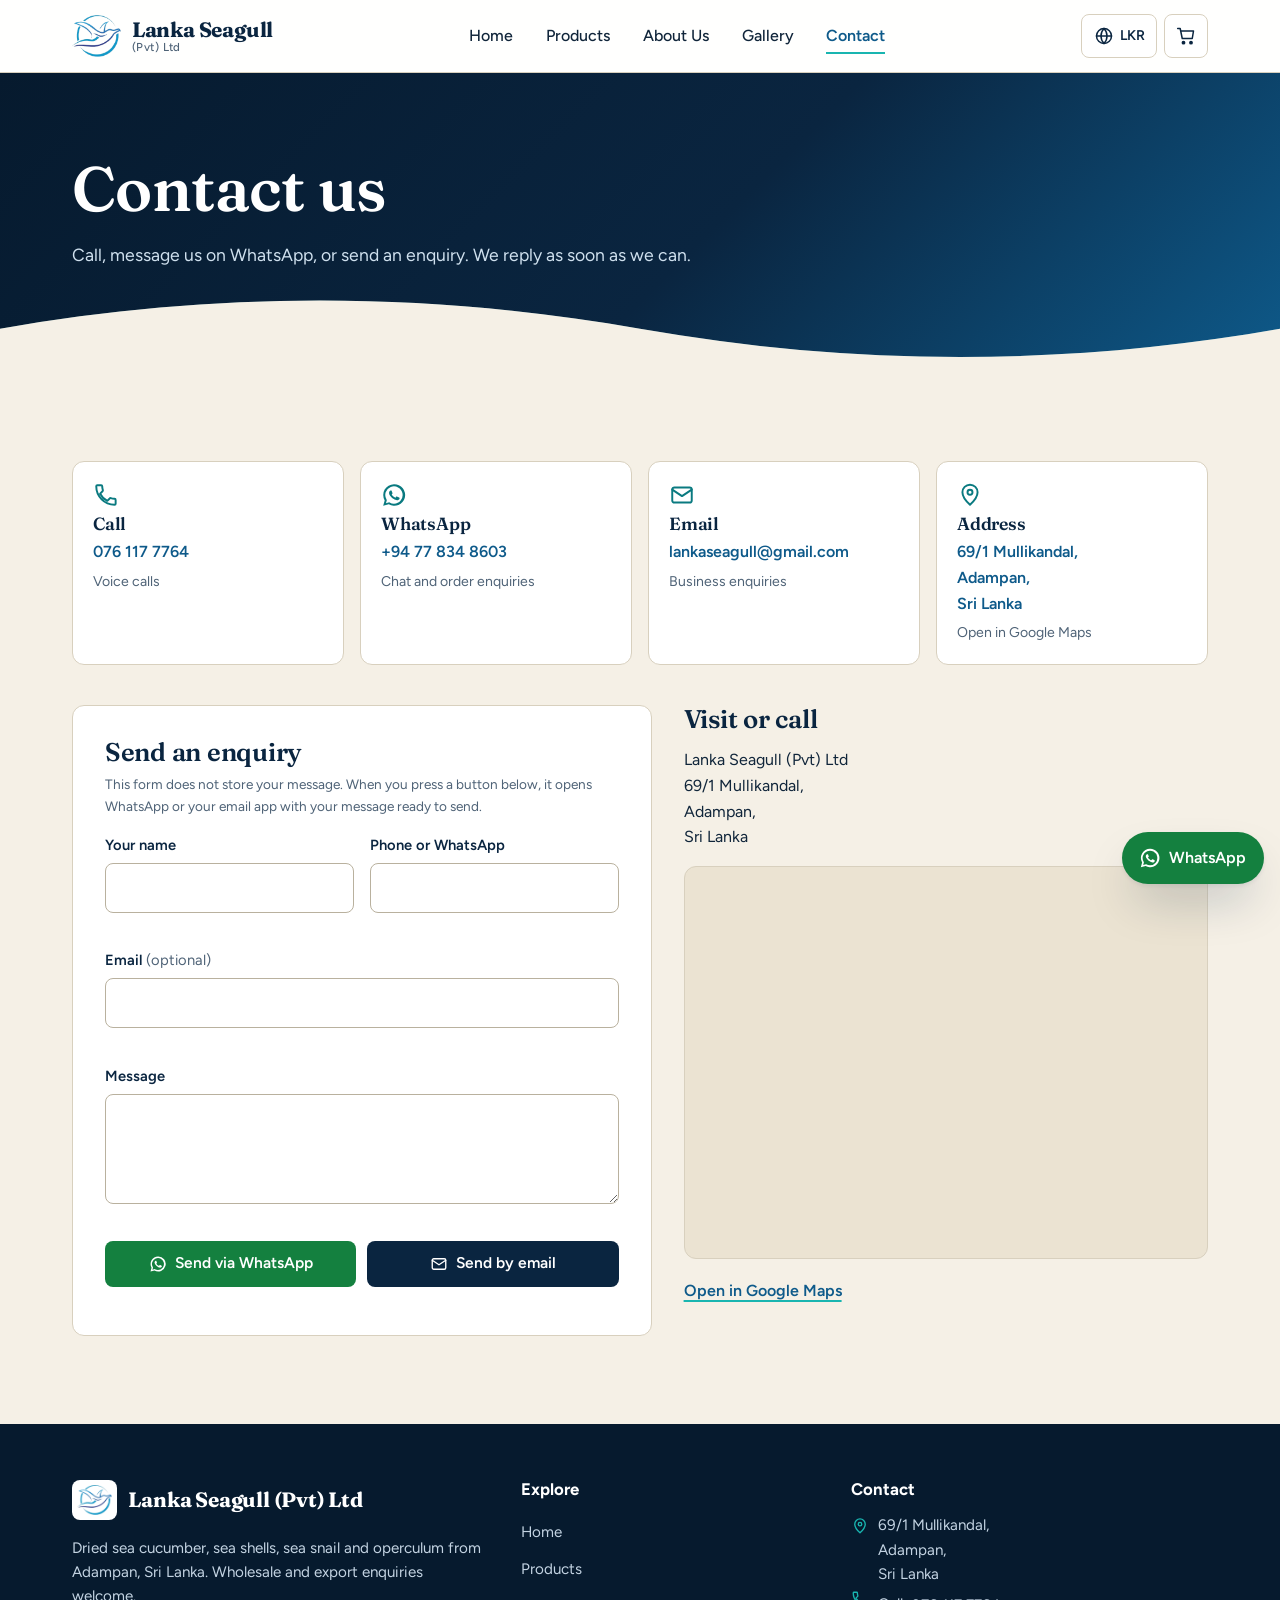
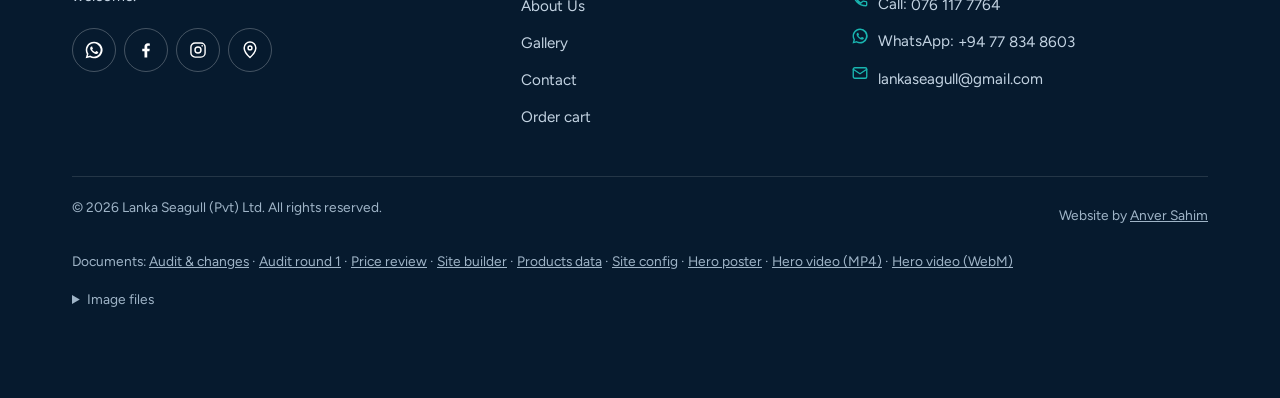
<file: contact.html>
<!DOCTYPE html>
<html lang="en">
<head>
<meta charset="utf-8">
<meta name="viewport" content="width=device-width, initial-scale=1, viewport-fit=cover">
<title>Contact | Lanka Seagull (Pvt) Ltd, Adampan, Sri Lanka</title>
<meta name="description" content="Contact Lanka Seagull (Pvt) Ltd: call, WhatsApp, email or send an enquiry. Address: 69/1 Mullikandal, Adampan, Sri Lanka.">
<meta name="theme-color" content="#0a2540">
<meta property="og:type" content="website">
<meta property="og:site_name" content="Lanka Seagull (Pvt) Ltd">
<meta property="og:title" content="Contact | Lanka Seagull (Pvt) Ltd, Adampan, Sri Lanka">
<meta property="og:description" content="Contact Lanka Seagull (Pvt) Ltd: call, WhatsApp, email or send an enquiry. Address: 69/1 Mullikandal, Adampan, Sri Lanka.">
<meta property="og:locale" content="en_US">
<!-- Set "siteUrl" in source/site-config.json and rebuild to add canonical, og:url, og:image and sitemap.xml. -->
<link rel="icon" type="image/png" sizes="64x64" href="favicon-64.png">
<link rel="apple-touch-icon" href="apple-touch-icon.png">
<link rel="preload" href="figtree-latin-400-normal.woff2" as="font" type="font/woff2" crossorigin>
<link rel="preload" href="figtree-latin-500-normal.woff2" as="font" type="font/woff2" crossorigin>
<link rel="preload" href="figtree-latin-600-normal.woff2" as="font" type="font/woff2" crossorigin>
<link rel="preload" href="figtree-latin-700-normal.woff2" as="font" type="font/woff2" crossorigin>
<link rel="preload" href="fraunces-latin-500-normal.woff2" as="font" type="font/woff2" crossorigin>
<link rel="preload" href="fraunces-latin-600-normal.woff2" as="font" type="font/woff2" crossorigin>
<link rel="preload" href="fraunces-latin-700-normal.woff2" as="font" type="font/woff2" crossorigin>
<link rel="stylesheet" href="style.css">
<script>document.documentElement.className+=" js"</script>
</head>
<body data-page="contact">
<a class="skip-link" href="#main">Skip to main content</a>
<header class="site-header" id="top">
  <div class="container header-inner">
    <a class="brand" href="index.html" aria-label="Lanka Seagull (Pvt) Ltd — home">
      <img src="logo-mark.png" alt="" width="50" height="42">
      <span class="brand-text"><span class="brand-name">Lanka Seagull</span><span class="brand-sub">(Pvt) Ltd</span></span>
    </a>
    <nav class="main-nav" aria-label="Main"><ul><li><a href="index.html">Home</a></li><li><a href="products.html">Products</a></li><li><a href="about.html">About Us</a></li><li><a href="gallery.html">Gallery</a></li><li><a href="contact.html" aria-current="page">Contact</a></li></ul></nav>
    <div class="header-actions">
      <button type="button" class="icon-btn" id="prefOpen" aria-haspopup="dialog" aria-label="Display currency: LKR. Change currency"><svg viewBox="0 0 24 24" fill="none" stroke="currentColor" stroke-width="1.8" stroke-linecap="round" aria-hidden="true"><circle cx="12" cy="12" r="9"/><path d="M3 12h18M12 3a13 13 0 0 1 0 18M12 3a13 13 0 0 0 0 18"/></svg><span id="prefLabel">LKR</span></button>
      <a class="icon-btn" href="cart.html" id="cartLink" aria-label="Order cart, 0 items"><svg viewBox="0 0 24 24" fill="none" stroke="currentColor" stroke-width="1.8" stroke-linecap="round" stroke-linejoin="round" aria-hidden="true"><path d="M6 6h15l-1.5 9h-12L5 3H2"/><circle cx="9" cy="20" r="1.4" fill="currentColor"/><circle cx="18" cy="20" r="1.4" fill="currentColor"/></svg><span class="cart-count" id="cartCount" data-count="0" aria-hidden="true">0</span></a>
      <button type="button" class="icon-btn nav-toggle" id="navToggle" aria-expanded="false" aria-controls="mobilePanel" aria-label="Open menu"><span class="bars" aria-hidden="true"><i></i><i></i><i></i></span></button>
    </div>
  </div>
  <div class="mobile-panel" id="mobilePanel">
    <nav aria-label="Mobile"><ul><li><a href="index.html">Home</a></li><li><a href="products.html">Products</a></li><li><a href="about.html">About Us</a></li><li><a href="gallery.html">Gallery</a></li><li><a href="contact.html" aria-current="page">Contact</a></li></ul></nav>
    <a class="btn btn-wa btn-block" href="https://wa.me/94778348603" target="_blank" rel="noopener noreferrer"><svg viewBox="0 0 24 24" fill="currentColor" aria-hidden="true"><path d="M12 2a10 10 0 0 0-8.6 15L2 22l5.2-1.4A10 10 0 1 0 12 2Zm0 18a8 8 0 0 1-4.1-1.1l-.3-.2-3 .8.8-2.9-.2-.3A8 8 0 1 1 12 20Zm4.4-5.9c-.2-.1-1.4-.7-1.6-.8-.2-.1-.4-.1-.5.1s-.6.8-.7.9-.3.2-.5.1a6.6 6.6 0 0 1-1.9-1.2 7.1 7.1 0 0 1-1.3-1.6c-.1-.2 0-.3.1-.4l.4-.4.2-.3a.5.5 0 0 0 0-.5c-.1-.1-.5-1.3-.7-1.8s-.4-.4-.5-.4h-.5a.9.9 0 0 0-.6.3 2.7 2.7 0 0 0-.9 2 4.7 4.7 0 0 0 1 2.5 10.7 10.7 0 0 0 4.1 3.6c.6.2 1 .4 1.4.5a3.3 3.3 0 0 0 1.5.1 2.5 2.5 0 0 0 1.6-1.1 2 2 0 0 0 .1-1.1c-.1-.1-.2-.2-.4-.3Z"/></svg>WhatsApp us</a>
  </div>
</header>
<main id="main">
<section class="page-head">
  <div class="container hero-load"><h1>Contact us</h1><p>Call, message us on WhatsApp, or send an enquiry. We reply as soon as we can.</p></div>
  <div class="waves" aria-hidden="true"><svg class="w1" viewBox="0 0 1440 100" preserveAspectRatio="none" focusable="false"><path d="M0,50 C120,8 240,8 360,50 S600,92 720,50 S960,8 1080,50 S1320,92 1440,50 V100 H0 Z" fill="#19b5b0" fill-opacity=".55"/></svg><svg class="w2" viewBox="0 0 1440 100" preserveAspectRatio="none" focusable="false"><path d="M0,50 C120,8 240,8 360,50 S600,92 720,50 S960,8 1080,50 S1320,92 1440,50 V100 H0 Z" fill="#ffffff" fill-opacity=".35"/></svg><svg class="w3" viewBox="0 0 1440 100" preserveAspectRatio="none" focusable="false"><path d="M0,50 C120,8 240,8 360,50 S600,92 720,50 S960,8 1080,50 S1320,92 1440,50 V100 H0 Z" fill="#f5f0e6" fill-opacity="1"/></svg></div>
</section>
<section class="section">
  <div class="container">
    <h2 class="sr-only">Ways to reach us</h2>
    <div class="contact-cards">
      <a class="c-card" data-reveal href="tel:+94761177764"><svg viewBox="0 0 24 24" fill="none" stroke="currentColor" stroke-width="1.8" stroke-linecap="round" stroke-linejoin="round" aria-hidden="true"><path d="M6.6 10.8a15 15 0 0 0 6.6 6.6l2.2-2.2a1 1 0 0 1 1-.3 11 11 0 0 0 3.5.6 1 1 0 0 1 1 1V20a1 1 0 0 1-1 1A17 17 0 0 1 3 4a1 1 0 0 1 1-1h3.5a1 1 0 0 1 1 1 11 11 0 0 0 .6 3.5 1 1 0 0 1-.3 1Z"/></svg><h3>Call</h3><span class="v">076&nbsp;117&nbsp;7764</span><span class="h">Voice calls</span></a>
      <a class="c-card" data-reveal style="--d:.06s" href="https://wa.me/94778348603" target="_blank" rel="noopener noreferrer"><svg viewBox="0 0 24 24" fill="currentColor" aria-hidden="true"><path d="M12 2a10 10 0 0 0-8.6 15L2 22l5.2-1.4A10 10 0 1 0 12 2Zm0 18a8 8 0 0 1-4.1-1.1l-.3-.2-3 .8.8-2.9-.2-.3A8 8 0 1 1 12 20Zm4.4-5.9c-.2-.1-1.4-.7-1.6-.8-.2-.1-.4-.1-.5.1s-.6.8-.7.9-.3.2-.5.1a6.6 6.6 0 0 1-1.9-1.2 7.1 7.1 0 0 1-1.3-1.6c-.1-.2 0-.3.1-.4l.4-.4.2-.3a.5.5 0 0 0 0-.5c-.1-.1-.5-1.3-.7-1.8s-.4-.4-.5-.4h-.5a.9.9 0 0 0-.6.3 2.7 2.7 0 0 0-.9 2 4.7 4.7 0 0 0 1 2.5 10.7 10.7 0 0 0 4.1 3.6c.6.2 1 .4 1.4.5a3.3 3.3 0 0 0 1.5.1 2.5 2.5 0 0 0 1.6-1.1 2 2 0 0 0 .1-1.1c-.1-.1-.2-.2-.4-.3Z"/></svg><h3>WhatsApp</h3><span class="v">+94&nbsp;77&nbsp;834&nbsp;8603</span><span class="h">Chat and order enquiries</span></a>
      <a class="c-card" data-reveal style="--d:.12s" href="mailto:lankaseagull@gmail.com"><svg viewBox="0 0 24 24" fill="none" stroke="currentColor" stroke-width="1.8" stroke-linecap="round" stroke-linejoin="round" aria-hidden="true"><rect x="3" y="5" width="18" height="14" rx="2"/><path d="m3 7 9 6 9-6"/></svg><h3>Email</h3><span class="v">lankaseagull@gmail.com</span><span class="h">Business enquiries</span></a>
      <a class="c-card" data-reveal style="--d:.18s" href="https://www.google.com/maps/place/Lanka+Seagull+(pvt)+Ltd/@8.9624804,80.0043468,18.25z/data=!4m6!3m5!1s0x3afdd1c5d93fd317:0x4fd65fc7a8fc1005!8m2!3d8.9630959!4d80.0046974" target="_blank" rel="noopener noreferrer"><svg viewBox="0 0 24 24" fill="none" stroke="currentColor" stroke-width="1.8" stroke-linecap="round" stroke-linejoin="round" aria-hidden="true"><path d="M12 21s7-6.3 7-11.5A7 7 0 0 0 5 9.5C5 14.7 12 21 12 21Z"/><circle cx="12" cy="9.5" r="2.3"/></svg><h3>Address</h3><span class="v">69/1 Mullikandal,<br>Adampan,<br>Sri Lanka</span><span class="h">Open in Google Maps</span></a>
    </div>
    <div class="contact-grid">
      <form class="form" id="contactForm" novalidate data-reveal>
        <div><h2 style="font-size:1.6rem">Send an enquiry</h2>
        <p class="hint" style="margin-top:.4rem">This form does not store your message. When you press a button below, it opens WhatsApp or your email app with your message ready to send.</p></div>
        <div class="form-row two">
          <div class="field"><label for="cf-name">Your name</label><input id="cf-name" name="name" type="text" autocomplete="name" required maxlength="80" aria-describedby="cf-name-err"><span class="err" id="cf-name-err"></span></div>
          <div class="field"><label for="cf-phone">Phone or WhatsApp</label><input id="cf-phone" name="phone" type="tel" autocomplete="tel" required maxlength="25" aria-describedby="cf-phone-err"><span class="err" id="cf-phone-err"></span></div>
        </div>
        <div class="field"><label for="cf-email">Email <span class="opt">(optional)</span></label><input id="cf-email" name="email" type="email" autocomplete="email" maxlength="120" aria-describedby="cf-email-err"><span class="err" id="cf-email-err"></span></div>
        <div class="field"><label for="cf-msg">Message</label><textarea id="cf-msg" name="message" required maxlength="1200" aria-describedby="cf-msg-err"></textarea><span class="err" id="cf-msg-err"></span></div>
        <div class="form-actions two">
          <button type="button" class="btn btn-wa" id="cfWa"><svg viewBox="0 0 24 24" fill="currentColor" aria-hidden="true"><path d="M12 2a10 10 0 0 0-8.6 15L2 22l5.2-1.4A10 10 0 1 0 12 2Zm0 18a8 8 0 0 1-4.1-1.1l-.3-.2-3 .8.8-2.9-.2-.3A8 8 0 1 1 12 20Zm4.4-5.9c-.2-.1-1.4-.7-1.6-.8-.2-.1-.4-.1-.5.1s-.6.8-.7.9-.3.2-.5.1a6.6 6.6 0 0 1-1.9-1.2 7.1 7.1 0 0 1-1.3-1.6c-.1-.2 0-.3.1-.4l.4-.4.2-.3a.5.5 0 0 0 0-.5c-.1-.1-.5-1.3-.7-1.8s-.4-.4-.5-.4h-.5a.9.9 0 0 0-.6.3 2.7 2.7 0 0 0-.9 2 4.7 4.7 0 0 0 1 2.5 10.7 10.7 0 0 0 4.1 3.6c.6.2 1 .4 1.4.5a3.3 3.3 0 0 0 1.5.1 2.5 2.5 0 0 0 1.6-1.1 2 2 0 0 0 .1-1.1c-.1-.1-.2-.2-.4-.3Z"/></svg>Send via WhatsApp</button>
          <button type="button" class="btn btn-navy" id="cfMail"><svg viewBox="0 0 24 24" fill="none" stroke="currentColor" stroke-width="1.8" stroke-linecap="round" stroke-linejoin="round" aria-hidden="true"><rect x="3" y="5" width="18" height="14" rx="2"/><path d="m3 7 9 6 9-6"/></svg>Send by email</button>
        </div>
        <div id="cfStatus" role="status" aria-live="polite"></div>
        <noscript><p class="notice">Please contact us directly by WhatsApp, phone or email — the form needs JavaScript.</p></noscript>
      </form>
      <div data-reveal>
        <h2 style="font-size:1.6rem">Visit or call</h2>
        <p style="margin-top:.8rem">Lanka Seagull (Pvt) Ltd<br>69/1 Mullikandal,<br>Adampan,<br>Sri Lanka</p>
        <div class="map-frame"><iframe title="Map showing the Lanka Seagull location in Adampan" src="https://maps.google.com/maps?q=8.9630959,80.0046974&amp;z=15&amp;output=embed" loading="lazy" referrerpolicy="no-referrer-when-downgrade" allowfullscreen></iframe></div>
        <p style="margin-top:.8rem"><a class="text-link" href="https://www.google.com/maps/place/Lanka+Seagull+(pvt)+Ltd/@8.9624804,80.0043468,18.25z/data=!4m6!3m5!1s0x3afdd1c5d93fd317:0x4fd65fc7a8fc1005!8m2!3d8.9630959!4d80.0046974" target="_blank" rel="noopener noreferrer">Open in Google Maps</a></p>
      </div>
    </div>
  </div>
</section>
</main>
<footer class="site-footer">
  <div class="container">
    <div class="footer-grid">
      <div>
        <div class="footer-brand"><img src="logo-mark.png" alt="" width="48" height="40"><span class="brand-name">Lanka Seagull (Pvt) Ltd</span></div>
        <p>Dried sea cucumber, sea shells, sea snail and operculum from Adampan, Sri Lanka. Wholesale and export enquiries welcome.</p>
        <div class="socials">
          <a href="https://wa.me/94778348603" target="_blank" rel="noopener noreferrer" aria-label="WhatsApp (opens in a new tab)"><svg viewBox="0 0 24 24" fill="currentColor" aria-hidden="true"><path d="M12 2a10 10 0 0 0-8.6 15L2 22l5.2-1.4A10 10 0 1 0 12 2Zm0 18a8 8 0 0 1-4.1-1.1l-.3-.2-3 .8.8-2.9-.2-.3A8 8 0 1 1 12 20Zm4.4-5.9c-.2-.1-1.4-.7-1.6-.8-.2-.1-.4-.1-.5.1s-.6.8-.7.9-.3.2-.5.1a6.6 6.6 0 0 1-1.9-1.2 7.1 7.1 0 0 1-1.3-1.6c-.1-.2 0-.3.1-.4l.4-.4.2-.3a.5.5 0 0 0 0-.5c-.1-.1-.5-1.3-.7-1.8s-.4-.4-.5-.4h-.5a.9.9 0 0 0-.6.3 2.7 2.7 0 0 0-.9 2 4.7 4.7 0 0 0 1 2.5 10.7 10.7 0 0 0 4.1 3.6c.6.2 1 .4 1.4.5a3.3 3.3 0 0 0 1.5.1 2.5 2.5 0 0 0 1.6-1.1 2 2 0 0 0 .1-1.1c-.1-.1-.2-.2-.4-.3Z"/></svg></a>
          <a href="https://www.facebook.com/share/175gsiL2DA/?mibextid=wwXIfr" target="_blank" rel="noopener noreferrer" aria-label="Facebook (opens in a new tab)"><svg viewBox="0 0 24 24" fill="currentColor" aria-hidden="true"><path d="M13.5 21v-7.6h2.6l.4-3h-3V8.4c0-.9.2-1.5 1.5-1.5h1.6V4.2A21 21 0 0 0 14.2 4c-2.4 0-4 1.5-4 4.1v2.3H7.5v3h2.7V21Z"/></svg></a>
          <a href="https://www.instagram.com/lankaseagull_company" target="_blank" rel="noopener noreferrer" aria-label="Instagram (opens in a new tab)"><svg viewBox="0 0 24 24" fill="none" stroke="currentColor" stroke-width="1.7" aria-hidden="true"><rect x="3.5" y="3.5" width="17" height="17" rx="5"/><circle cx="12" cy="12" r="3.6"/><circle cx="17" cy="7" r="1" fill="currentColor" stroke="none"/></svg></a>
          <a href="https://www.google.com/maps/place/Lanka+Seagull+(pvt)+Ltd/@8.9624804,80.0043468,18.25z/data=!4m6!3m5!1s0x3afdd1c5d93fd317:0x4fd65fc7a8fc1005!8m2!3d8.9630959!4d80.0046974" target="_blank" rel="noopener noreferrer" aria-label="Google Maps location (opens in a new tab)"><svg viewBox="0 0 24 24" fill="none" stroke="currentColor" stroke-width="1.8" stroke-linecap="round" stroke-linejoin="round" aria-hidden="true"><path d="M12 21s7-6.3 7-11.5A7 7 0 0 0 5 9.5C5 14.7 12 21 12 21Z"/><circle cx="12" cy="9.5" r="2.3"/></svg></a>
        </div>
      </div>
      <div>
        <h2>Explore</h2>
        <ul><li><a href="index.html">Home</a></li><li><a href="products.html">Products</a></li><li><a href="about.html">About Us</a></li><li><a href="gallery.html">Gallery</a></li><li><a href="contact.html">Contact</a></li><li><a href="cart.html">Order cart</a></li></ul>
      </div>
      <div>
        <h2>Contact</h2>
        <ul class="footer-contact">
          <li><svg viewBox="0 0 24 24" fill="none" stroke="currentColor" stroke-width="1.8" stroke-linecap="round" stroke-linejoin="round" aria-hidden="true"><path d="M12 21s7-6.3 7-11.5A7 7 0 0 0 5 9.5C5 14.7 12 21 12 21Z"/><circle cx="12" cy="9.5" r="2.3"/></svg><span>69/1 Mullikandal,<br>Adampan,<br>Sri Lanka</span></li>
          <li><svg viewBox="0 0 24 24" fill="none" stroke="currentColor" stroke-width="1.8" stroke-linecap="round" stroke-linejoin="round" aria-hidden="true"><path d="M6.6 10.8a15 15 0 0 0 6.6 6.6l2.2-2.2a1 1 0 0 1 1-.3 11 11 0 0 0 3.5.6 1 1 0 0 1 1 1V20a1 1 0 0 1-1 1A17 17 0 0 1 3 4a1 1 0 0 1 1-1h3.5a1 1 0 0 1 1 1 11 11 0 0 0 .6 3.5 1 1 0 0 1-.3 1Z"/></svg><span>Call: <a href="tel:+94761177764">076&nbsp;117&nbsp;7764</a></span></li>
          <li><svg viewBox="0 0 24 24" fill="currentColor" aria-hidden="true"><path d="M12 2a10 10 0 0 0-8.6 15L2 22l5.2-1.4A10 10 0 1 0 12 2Zm0 18a8 8 0 0 1-4.1-1.1l-.3-.2-3 .8.8-2.9-.2-.3A8 8 0 1 1 12 20Zm4.4-5.9c-.2-.1-1.4-.7-1.6-.8-.2-.1-.4-.1-.5.1s-.6.8-.7.9-.3.2-.5.1a6.6 6.6 0 0 1-1.9-1.2 7.1 7.1 0 0 1-1.3-1.6c-.1-.2 0-.3.1-.4l.4-.4.2-.3a.5.5 0 0 0 0-.5c-.1-.1-.5-1.3-.7-1.8s-.4-.4-.5-.4h-.5a.9.9 0 0 0-.6.3 2.7 2.7 0 0 0-.9 2 4.7 4.7 0 0 0 1 2.5 10.7 10.7 0 0 0 4.1 3.6c.6.2 1 .4 1.4.5a3.3 3.3 0 0 0 1.5.1 2.5 2.5 0 0 0 1.6-1.1 2 2 0 0 0 .1-1.1c-.1-.1-.2-.2-.4-.3Z"/></svg><span>WhatsApp: <a href="https://wa.me/94778348603" target="_blank" rel="noopener noreferrer">+94&nbsp;77&nbsp;834&nbsp;8603</a></span></li>
          <li><svg viewBox="0 0 24 24" fill="none" stroke="currentColor" stroke-width="1.8" stroke-linecap="round" stroke-linejoin="round" aria-hidden="true"><rect x="3" y="5" width="18" height="14" rx="2"/><path d="m3 7 9 6 9-6"/></svg><span><a href="mailto:lankaseagull@gmail.com">lankaseagull@gmail.com</a></span></li>
        </ul>
      </div>
    </div>
    <div class="footer-bottom">
      <span>© 2026 Lanka Seagull (Pvt) Ltd. All rights reserved.</span>
      <span>Website by <a href="https://www-anversahim-com.vercel.app/" target="_blank" rel="noopener noreferrer">Anver Sahim</a></span>
      <span>Documents: <a href="AUDIT-AND-CHANGES.md">Audit &amp; changes</a> · <a href="AUDIT-ROUND-1.md">Audit round 1</a> · <a href="price-review.csv">Price review</a> · <a href="build.py">Site builder</a> · <a href="products.json">Products data</a> · <a href="site-config.json">Site config</a> · <a href="hero-poster.jpg">Hero poster</a> · <a href="lanka-seagull-hero.mp4">Hero video (MP4)</a> · <a href="lanka-seagull-hero.webm">Hero video (WebM)</a></span>
      <details class="footer-assets"><summary>Image files</summary><ul><li><a href="apple-touch-icon.png">apple-touch-icon.png</a></li><li><a href="baby-curry-fish.jpg">baby-curry-fish.jpg</a></li><li><a href="babylonia-shell.webp">babylonia-shell.webp</a></li><li><a href="black-fish-sea-cucumber.png">black-fish-sea-cucumber.png</a></li><li><a href="black-tiger-sea-cucumber.png">black-tiger-sea-cucumber.png</a></li><li><a href="cone-shell-1.webp">cone-shell-1.webp</a></li><li><a href="cone-shell-2.jpg">cone-shell-2.jpg</a></li><li><a href="cone-shell-3.jpg">cone-shell-3.jpg</a></li><li><a href="curry-fish.jpg">curry-fish.jpg</a></li><li><a href="curry-fish-white.jpg">curry-fish-white.jpg</a></li><li><a href="dhambela.jpg">dhambela.jpg</a></li><li><a href="dried-sea-snail.jpg">dried-sea-snail.jpg</a></li><li><a href="dried-sea-snail-white.jpg">dried-sea-snail-white.jpg</a></li><li><a href="favicon-64.png">favicon-64.png</a></li><li><a href="frog-shell-1.jpg">frog-shell-1.jpg</a></li><li><a href="frog-shell-2.jpg">frog-shell-2.jpg</a></li><li><a href="gavuri-shell.jpg">gavuri-shell.jpg</a></li><li><a href="golden-sandfish-2.jpg">golden-sandfish-2.jpg</a></li><li><a href="jathi-shell.jpg">jathi-shell.jpg</a></li><li><a href="kachchan-shell.jpg">kachchan-shell.jpg</a></li><li><a href="logo.png">logo.png</a></li><li><a href="logo-mark.png">logo-mark.png</a></li><li><a href="loli-fish.webp">loli-fish.webp</a></li><li><a href="murex-shell.jpg">murex-shell.jpg</a></li><li><a href="og-image.jpg">og-image.jpg</a></li><li><a href="operculum-1.jpg">operculum-1.jpg</a></li><li><a href="operculum-2.jpg">operculum-2.jpg</a></li><li><a href="operculum-3.jpg">operculum-3.jpg</a></li><li><a href="operculum-4.webp">operculum-4.webp</a></li><li><a href="operculum-5.jpg">operculum-5.jpg</a></li><li><a href="operculum-6.avif">operculum-6.avif</a></li><li><a href="patty-shell.jpg">patty-shell.jpg</a></li><li><a href="sanfish.jpg">sanfish.jpg</a></li><li><a href="sea-cucumber.jpeg">sea-cucumber.jpeg</a></li><li><a href="sea-shells.jpeg">sea-shells.jpeg</a></li><li><a href="sea-shells-hand-selected.jpeg">sea-shells-hand-selected.jpeg</a></li><li><a href="spindle-shell.jpg">spindle-shell.jpg</a></li><li><a href="surf-red-fish.png">surf-red-fish.png</a></li><li><a href="tapasiyem-shell.jpg">tapasiyem-shell.jpg</a></li><li><a href="trapezium-shell-operculum.jpg">trapezium-shell-operculum.jpg</a></li><li><a href="whate-nool.jpg">whate-nool.jpg</a></li><li><a href="whate-tiger.jpg">whate-tiger.jpg</a></li><li><a href="xiang-pi.jpg">xiang-pi.jpg</a></li><li><a href="baby-curry-fish.webp">baby-curry-fish.webp</a></li><li><a href="babylonia-shell.webp">babylonia-shell.webp</a></li><li><a href="black-fish-sea-cucumber.webp">black-fish-sea-cucumber.webp</a></li><li><a href="black-tiger-sea-cucumber.webp">black-tiger-sea-cucumber.webp</a></li><li><a href="cone-shell-1.webp">cone-shell-1.webp</a></li><li><a href="cone-shell-2.webp">cone-shell-2.webp</a></li><li><a href="cone-shell-3.webp">cone-shell-3.webp</a></li><li><a href="curry-fish.webp">curry-fish.webp</a></li><li><a href="curry-fish-white.webp">curry-fish-white.webp</a></li><li><a href="dhambela.webp">dhambela.webp</a></li><li><a href="dried-sea-snail.webp">dried-sea-snail.webp</a></li><li><a href="dried-sea-snail-white.webp">dried-sea-snail-white.webp</a></li><li><a href="frog-shell-1.webp">frog-shell-1.webp</a></li><li><a href="frog-shell-2.webp">frog-shell-2.webp</a></li><li><a href="gavuri-shell.webp">gavuri-shell.webp</a></li><li><a href="golden-sandfish-2.webp">golden-sandfish-2.webp</a></li><li><a href="jathi-shell.webp">jathi-shell.webp</a></li><li><a href="kachchan-shell.webp">kachchan-shell.webp</a></li><li><a href="loli-fish.webp">loli-fish.webp</a></li><li><a href="murex-shell.webp">murex-shell.webp</a></li><li><a href="operculum-1.webp">operculum-1.webp</a></li><li><a href="operculum-2.webp">operculum-2.webp</a></li><li><a href="operculum-3.webp">operculum-3.webp</a></li><li><a href="operculum-4.webp">operculum-4.webp</a></li><li><a href="operculum-5.webp">operculum-5.webp</a></li><li><a href="operculum-6.webp">operculum-6.webp</a></li><li><a href="patty-shell.webp">patty-shell.webp</a></li><li><a href="sanfish.webp">sanfish.webp</a></li><li><a href="sea-cucumber.webp">sea-cucumber.webp</a></li><li><a href="sea-shells.webp">sea-shells.webp</a></li><li><a href="spindle-shell.webp">spindle-shell.webp</a></li><li><a href="surf-red-fish.webp">surf-red-fish.webp</a></li><li><a href="tapasiyem-shell.webp">tapasiyem-shell.webp</a></li><li><a href="trapezium-shell-operculum.webp">trapezium-shell-operculum.webp</a></li><li><a href="whate-nool.webp">whate-nool.webp</a></li><li><a href="whate-tiger.webp">whate-tiger.webp</a></li><li><a href="xiang-pi.webp">xiang-pi.webp</a></li></ul></details>
    </div>
  </div>
</footer>
<aside aria-label="Quick chat"><a class="wa-float" href="https://wa.me/94778348603" target="_blank" rel="noopener noreferrer" aria-label="Chat with us on WhatsApp (opens in a new tab)"><svg viewBox="0 0 24 24" fill="currentColor" aria-hidden="true"><path d="M12 2a10 10 0 0 0-8.6 15L2 22l5.2-1.4A10 10 0 1 0 12 2Zm0 18a8 8 0 0 1-4.1-1.1l-.3-.2-3 .8.8-2.9-.2-.3A8 8 0 1 1 12 20Zm4.4-5.9c-.2-.1-1.4-.7-1.6-.8-.2-.1-.4-.1-.5.1s-.6.8-.7.9-.3.2-.5.1a6.6 6.6 0 0 1-1.9-1.2 7.1 7.1 0 0 1-1.3-1.6c-.1-.2 0-.3.1-.4l.4-.4.2-.3a.5.5 0 0 0 0-.5c-.1-.1-.5-1.3-.7-1.8s-.4-.4-.5-.4h-.5a.9.9 0 0 0-.6.3 2.7 2.7 0 0 0-.9 2 4.7 4.7 0 0 0 1 2.5 10.7 10.7 0 0 0 4.1 3.6c.6.2 1 .4 1.4.5a3.3 3.3 0 0 0 1.5.1 2.5 2.5 0 0 0 1.6-1.1 2 2 0 0 0 .1-1.1c-.1-.1-.2-.2-.4-.3Z"/></svg><span>WhatsApp</span></a></aside>
<div class="toasts" id="toasts" role="status" aria-live="polite"></div>
<div class="overlay" id="prefOverlay">
  <div class="dialog" role="dialog" aria-modal="true" aria-labelledby="prefTitle" tabindex="-1">
    <button type="button" class="dialog-close" data-close aria-label="Close">×</button>
    <h2 id="prefTitle">Display currency</h2>
    <p class="hint" style="margin-top:.5rem">Our listed prices are in Sri Lankan rupees (LKR). Other currencies are shown as estimates only and are never a price quote.</p>
    <fieldset class="pref-group"><legend>Show estimated prices in</legend>
      <div class="pref-options" id="prefOptions"></div>
    </fieldset>
    <p class="pref-status" id="prefStatus" aria-live="polite"></p>
    <div class="dialog-actions">
      <button type="button" class="btn btn-outline btn-sm" data-close>Cancel</button>
      <button type="button" class="btn btn-navy btn-sm" id="prefSave">Save</button>
    </div>
  </div>
</div>

<script src="data.js"></script>
<script src="app.js"></script>

</body>
</html>
</file>
<file: style.css>
/* Lanka Seagull (Pvt) Ltd — site stylesheet
   Palette: navy / ocean / turquoise / white / sand. Fonts are self-hosted. */

@font-face{font-family:"Fraunces";font-style:normal;font-weight:500;font-display:swap;src:url("fraunces-latin-500-normal.woff2") format("woff2")}
@font-face{font-family:"Fraunces";font-style:normal;font-weight:600;font-display:swap;src:url("fraunces-latin-600-normal.woff2") format("woff2")}
@font-face{font-family:"Fraunces";font-style:normal;font-weight:700;font-display:swap;src:url("fraunces-latin-700-normal.woff2") format("woff2")}
@font-face{font-family:"Figtree";font-style:normal;font-weight:400;font-display:swap;src:url("figtree-latin-400-normal.woff2") format("woff2")}
@font-face{font-family:"Figtree";font-style:normal;font-weight:500;font-display:swap;src:url("figtree-latin-500-normal.woff2") format("woff2")}
@font-face{font-family:"Figtree";font-style:normal;font-weight:600;font-display:swap;src:url("figtree-latin-600-normal.woff2") format("woff2")}
@font-face{font-family:"Figtree";font-style:normal;font-weight:700;font-display:swap;src:url("figtree-latin-700-normal.woff2") format("woff2")}

:root{
  --navy:#0a2540;
  --navy-deep:#061a2e;
  --ocean:#0e5a8a;
  --ocean-light:#1b7db3;
  --turq:#19b5b0;
  --turq-deep:#0a7a80;
  --turq-soft:#d9f3f1;
  --sand:#f5f0e6;
  --sand-deep:#ebe3d2;
  --white:#fff;
  --ink:#10253a;
  --muted:#4f6377;
  --line:#d8d0be;
  --wa:#14803f;
  --danger:#b3261e;
  --radius:12px;
  --radius-sm:8px;
  --shadow:0 1px 2px rgba(10,37,64,.06),0 8px 24px -8px rgba(10,37,64,.18);
  --shadow-lg:0 2px 4px rgba(10,37,64,.08),0 24px 48px -12px rgba(10,37,64,.28);
  --header-h:72px;
  --serif:"Fraunces",Georgia,"Times New Roman",serif;
  --sans:"Figtree",system-ui,-apple-system,"Segoe UI",Roboto,Arial,sans-serif;
  --ease:cubic-bezier(.22,.61,.36,1);
}

*,*::before,*::after{box-sizing:border-box}
html{-webkit-text-size-adjust:100%;scroll-padding-top:calc(var(--header-h) + 16px)}
body{margin:0;background:var(--sand);color:var(--ink);font-family:var(--sans);font-size:1rem;line-height:1.6;overflow-x:hidden;-webkit-font-smoothing:antialiased}
img,video,svg{max-width:100%;display:block}
img{height:auto}
a{color:inherit}
button,input,select,textarea{font:inherit;color:inherit}
button{cursor:pointer}
h1,h2,h3,h4{font-family:var(--serif);font-weight:600;line-height:1.15;margin:0;color:var(--navy);letter-spacing:-.01em}
h1{font-size:clamp(2.1rem,5.2vw,3.9rem)}
h2{font-size:clamp(1.65rem,3.4vw,2.5rem)}
h3{font-size:1.2rem}
p{margin:0}
:focus-visible{outline:3px solid var(--turq);outline-offset:3px;border-radius:4px}
::selection{background:var(--turq);color:var(--navy-deep)}
[hidden]{display:none!important}

.skip-link{position:absolute;left:1rem;top:-100px;z-index:200;background:var(--navy);color:#fff;padding:.7rem 1rem;border-radius:var(--radius-sm);text-decoration:none;font-weight:600}
.skip-link:focus{top:1rem}
.sr-only{position:absolute;width:1px;height:1px;margin:-1px;padding:0;overflow:hidden;clip:rect(0,0,0,0);white-space:nowrap;border:0}

.container{width:100%;max-width:1200px;margin:0 auto;padding:0 1.25rem}
@media(min-width:768px){.container{padding:0 2rem}}
.narrow{max-width:760px}
.section{padding:clamp(3rem,7vw,5.5rem) 0}
.section--white{background:var(--white)}
.section--navy{background:var(--navy);color:#e5eef6}
.section--navy h2,.section--navy h3{color:#fff}
.lead{font-size:1.125rem;color:var(--muted);max-width:62ch}
.section--navy .lead{color:#c3d3e2}
.section-head{display:flex;flex-wrap:wrap;align-items:end;justify-content:space-between;gap:1rem;margin-bottom:2rem}
.section-head p{color:var(--muted);margin-top:.5rem;max-width:56ch}
.text-link{display:inline-block;padding:.4rem 0;color:var(--ocean);font-weight:600;text-decoration:underline;text-underline-offset:4px;text-decoration-thickness:2px;text-decoration-color:var(--turq)}
.text-link:hover{color:var(--navy)}

/* ---------- Buttons ---------- */
.btn{display:inline-flex;align-items:center;justify-content:center;gap:.5rem;min-height:46px;padding:.7rem 1.35rem;border:2px solid transparent;border-radius:var(--radius-sm);font-weight:600;font-size:.97rem;line-height:1.2;text-decoration:none;text-align:center;transition:background-color .2s var(--ease),color .2s var(--ease),border-color .2s var(--ease),transform .2s var(--ease),box-shadow .2s var(--ease)}
.btn:hover{transform:translateY(-1px)}
.btn:active{transform:translateY(0)}
.btn[disabled],.btn[aria-disabled="true"]{opacity:.55;cursor:not-allowed;transform:none}
.btn-primary{background:var(--turq);color:var(--navy-deep)}
.btn-primary:hover{background:#2ec9c4}
.btn-navy{background:var(--navy);color:#fff}
.btn-navy:hover{background:var(--ocean)}
.btn-outline{border-color:var(--navy);color:var(--navy);background:transparent}
.btn-outline:hover{background:var(--navy);color:#fff}
.btn-light{border-color:rgba(255,255,255,.7);color:#fff;background:transparent}
.btn-light:hover{background:#fff;color:var(--navy)}
.btn-wa{background:var(--wa);color:#fff}
.btn-wa:hover{background:#0f6932}
.btn-sm{min-height:44px;padding:.5rem 1rem;font-size:.9rem}
.btn-block{width:100%}
.btn svg{width:18px;height:18px;flex:none}
.btn.is-loading{position:relative;color:transparent!important}
.btn.is-loading::after{content:"";position:absolute;width:18px;height:18px;border-radius:50%;border:2px solid currentColor;border-color:#fff #fff transparent transparent;animation:spin .7s linear infinite}
@keyframes spin{to{transform:rotate(360deg)}}

/* ---------- Header ---------- */
.site-header{position:sticky;top:0;z-index:100;background:rgba(255,255,255,.96);border-bottom:1px solid var(--line);-webkit-backdrop-filter:saturate(1.4) blur(10px);backdrop-filter:saturate(1.4) blur(10px)}
.header-inner{display:flex;align-items:center;justify-content:space-between;gap:1rem;height:var(--header-h)}
.brand{min-height:44px;display:flex;align-items:center;gap:.65rem;text-decoration:none;color:var(--navy);flex:none}
.brand img{width:auto;height:42px}
.brand-text{display:flex;flex-direction:column;line-height:1.05}
.brand-name{font-family:var(--serif);font-weight:700;font-size:1.3rem;letter-spacing:-.01em}
.brand-sub{font-size:.72rem;color:var(--muted);font-weight:500;letter-spacing:.04em}
@media(max-width:480px){#prefLabel{display:none}.header-actions{gap:.3rem}.icon-btn{min-width:42px;padding:0 .5rem}}
@media(max-width:400px){.brand{gap:.45rem}.brand img{height:36px}.brand-sub{display:none}.brand-name{font-size:1.12rem}.container{padding:0 1rem}}
@media(max-width:340px){.container{padding:0 .75rem}.header-inner{gap:.4rem}.brand img{height:32px}.brand-name{font-size:1rem}.header-actions{gap:.25rem}.icon-btn{min-width:40px;height:40px;padding:0 .4rem}.cart-count{right:-5px}}
.main-nav{display:none}
.main-nav ul{list-style:none;margin:0;padding:0;display:flex;gap:.25rem}
.main-nav a{display:block;padding:.55rem .9rem;border-radius:var(--radius-sm);text-decoration:none;font-weight:500;color:var(--ink);position:relative}
.main-nav a::after{content:"";position:absolute;left:.9rem;right:.9rem;bottom:.2rem;height:2px;background:var(--turq);transform:scaleX(0);transform-origin:left;transition:transform .25s var(--ease)}
.main-nav a:hover::after,.main-nav a[aria-current="page"]::after{transform:scaleX(1)}
.main-nav a[aria-current="page"]{color:var(--ocean);font-weight:600}
.header-actions{display:flex;align-items:center;gap:.4rem}
.icon-btn{position:relative;display:inline-flex;align-items:center;justify-content:center;gap:.4rem;min-width:44px;height:44px;padding:0 .7rem;border:1px solid var(--line);border-radius:var(--radius-sm);background:#fff;color:var(--navy);text-decoration:none;font-weight:600;font-size:.88rem;transition:background-color .2s,border-color .2s}
.icon-btn:hover{background:var(--turq-soft);border-color:var(--turq)}
.icon-btn svg{width:20px;height:20px}
.cart-count{position:absolute;top:-7px;right:-7px;min-width:20px;height:20px;padding:0 5px;border-radius:999px;background:var(--navy);color:#fff;font-size:.72rem;font-weight:700;line-height:20px;text-align:center}
.cart-count[data-count="0"]{display:none}
.cart-count.pop{animation:pop .45s var(--ease)}
@keyframes pop{0%{transform:scale(1)}40%{transform:scale(1.35)}100%{transform:scale(1)}}
.nav-toggle{display:inline-flex}
.nav-toggle .bars{width:20px;height:14px;position:relative}
.nav-toggle .bars i{position:absolute;left:0;right:0;height:2px;background:currentColor;border-radius:2px;transition:transform .25s var(--ease),opacity .2s,top .25s var(--ease)}
.nav-toggle .bars i:nth-child(1){top:0}.nav-toggle .bars i:nth-child(2){top:6px}.nav-toggle .bars i:nth-child(3){top:12px}
.nav-toggle[aria-expanded="true"] .bars i:nth-child(1){top:6px;transform:rotate(45deg)}
.nav-toggle[aria-expanded="true"] .bars i:nth-child(2){opacity:0}
.nav-toggle[aria-expanded="true"] .bars i:nth-child(3){top:6px;transform:rotate(-45deg)}
.mobile-panel{position:absolute;left:0;right:0;top:100%;background:#fff;border-bottom:1px solid var(--line);box-shadow:var(--shadow-lg);padding:.75rem 1.25rem 1.25rem;visibility:hidden;opacity:0;transform:translateY(-8px);transition:opacity .25s var(--ease),transform .25s var(--ease),visibility 0s .25s;max-height:calc(100vh - var(--header-h));max-height:calc(100dvh - var(--header-h));overflow-y:auto}
.mobile-panel.open{visibility:visible;opacity:1;transform:none;transition-delay:0s}
.mobile-panel ul{list-style:none;margin:0 0 1rem;padding:0}
.mobile-panel li a{display:block;padding:.9rem .5rem;border-bottom:1px solid var(--sand-deep);text-decoration:none;font-weight:600;font-size:1.05rem}
.mobile-panel li a[aria-current="page"]{color:var(--ocean)}
@media(min-width:960px){
  .main-nav{display:block}
  .nav-toggle,.mobile-panel{display:none}
}

/* ---------- Hero (home) ---------- */
.hero{position:relative;isolation:isolate;color:#fff;background:var(--navy-deep) url("hero-poster.jpg") center/cover no-repeat;min-height:min(86svh,780px);min-height:min(86vh,780px);display:flex;align-items:flex-end;overflow:hidden}
@supports (height:1svh){.hero{min-height:min(86svh,780px)}}
.hero video{position:absolute;inset:0;width:100%;height:100%;object-fit:cover;z-index:-3}
.hero::before{content:"";position:absolute;inset:0;z-index:-2;background:linear-gradient(90deg,rgba(6,26,46,.82) 0%,rgba(6,26,46,.55) 48%,rgba(6,26,46,.12) 100%),linear-gradient(0deg,rgba(6,26,46,.55) 0%,rgba(6,26,46,0) 45%)}
.hero-inner{padding-top:clamp(4rem,12vh,7rem);padding-bottom:clamp(5.5rem,14vh,8rem);width:100%}
.hero h1{color:#fff;max-width:15ch;font-size:clamp(2.3rem,5.4vw,4.1rem);text-wrap:balance}
.hero p.hero-lead{margin-top:1.25rem;max-width:54ch;font-size:clamp(1.02rem,1.6vw,1.2rem);color:#e3edf6}
.hero-cta{display:flex;flex-wrap:wrap;gap:.8rem;margin-top:2rem}
.hero-media-btn{position:absolute;right:1rem;top:1rem;z-index:3;display:inline-flex;align-items:center;gap:.4rem;min-height:40px;padding:.4rem .8rem;border-radius:999px;border:1px solid rgba(255,255,255,.55);background:rgba(6,26,46,.55);color:#fff;font-size:.82rem;font-weight:600}
.hero-media-btn:hover{background:rgba(6,26,46,.85)}
.hero-media-btn svg{width:14px;height:14px}
.waves{position:absolute;left:0;right:0;bottom:-1px;height:clamp(44px,7vw,92px);z-index:1;pointer-events:none;overflow:hidden}
.waves svg{position:absolute;left:0;bottom:0;width:200%;height:100%;max-width:none}
.waves .w1{animation:drift 26s linear infinite;opacity:.35}
.waves .w2{animation:drift 38s linear infinite reverse;opacity:.6}
.waves .w3{animation:drift 52s linear infinite}
@keyframes drift{from{transform:translate3d(0,0,0)}to{transform:translate3d(-50%,0,0)}}
.hero-load>*{animation:rise .9s var(--ease) both}
.hero-load>*:nth-child(2){animation-delay:.12s}.hero-load>*:nth-child(3){animation-delay:.24s}
@keyframes rise{from{opacity:0;transform:translateY(18px)}to{opacity:1;transform:none}}

/* ---------- Page head (inner pages) ---------- */
.page-head{position:relative;isolation:isolate;background:linear-gradient(135deg,var(--navy-deep),var(--navy) 55%,var(--ocean));color:#fff;padding:clamp(3rem,7vw,5rem) 0 clamp(4.5rem,9vw,6.5rem);overflow:hidden}
.page-head h1{color:#fff;max-width:20ch}
.page-head p{margin-top:1rem;max-width:58ch;color:#cfe0ee;font-size:1.1rem}
.page-head .waves .w1,.page-head .waves .w2,.page-head .waves .w3{animation-duration:60s}

/* ---------- Category tiles ---------- */
.cat-grid{display:grid;gap:1.25rem;grid-template-columns:1fr}
@media(min-width:720px){.cat-grid{grid-template-columns:repeat(3,1fr)}}
.cat-tile{position:relative;display:flex;flex-direction:column;border-radius:var(--radius);overflow:hidden;background:var(--navy);color:#fff;text-decoration:none;box-shadow:var(--shadow);transition:transform .3s var(--ease),box-shadow .3s var(--ease)}
.cat-tile:hover{transform:translateY(-4px);box-shadow:var(--shadow-lg)}
.cat-tile .cat-img{aspect-ratio:4/3;background:#fff;overflow:hidden}
.cat-tile img{width:100%;height:100%;object-fit:cover;transition:transform .6s var(--ease)}
.cat-tile:hover img{transform:scale(1.04)}
.cat-body{padding:1.25rem 1.35rem 1.4rem}
.cat-body h3{color:#fff;font-size:1.4rem}
.cat-body p{margin-top:.35rem;color:#c3d3e2;font-size:.95rem}
.cat-body .cat-count{display:inline-block;margin-top:.8rem;font-weight:600;color:var(--turq);font-size:.92rem}

/* ---------- Product cards ---------- */
.product-grid{display:grid;gap:1.25rem;grid-template-columns:repeat(auto-fill,minmax(min(100%,260px),1fr))}
@media(min-width:900px){.product-grid.three{grid-template-columns:repeat(3,1fr)}}
.product-card{display:flex;flex-direction:column;background:#fff;border:1px solid var(--line);border-radius:var(--radius);overflow:hidden;transition:transform .3s var(--ease),box-shadow .3s var(--ease),border-color .3s}
.product-card:hover{transform:translateY(-3px);box-shadow:var(--shadow);border-color:#c7bda6}
.product-card[hidden]{display:none}
.media{position:relative;background:#fff;aspect-ratio:1/1;overflow:hidden;border-bottom:1px solid var(--sand-deep)}
@media(max-width:519px){.product-card .media{aspect-ratio:4/3}}
.media button.media-open{display:block;width:100%;height:100%;padding:0;border:0;background:none}
.media img{width:100%;height:100%;object-fit:contain;padding:.5rem;transition:transform .5s var(--ease),opacity .4s}
.product-card:hover .media img{transform:scale(1.04)}
.js .media:not(.loaded){background:linear-gradient(100deg,#f1ece0 30%,#faf7f0 50%,#f1ece0 70%) 0 0/200% 100%;animation:shimmer 1.4s linear infinite}
.js .media:not(.loaded) img{opacity:0}
@keyframes shimmer{to{background-position:-200% 0}}
.media.img-error::after{content:"Image unavailable";position:absolute;inset:0;display:grid;place-items:center;color:var(--muted);font-size:.85rem}
.badge{position:absolute;left:.6rem;top:.6rem;padding:.2rem .6rem;border-radius:999px;font-size:.75rem;font-weight:600;background:var(--turq-soft);color:#075a5f}
.badge.off{background:#eee;color:#555}
.product-body{display:flex;flex-direction:column;gap:.55rem;padding:1rem 1.1rem 1.15rem;flex:1}
.product-cat{font-size:.82rem;color:var(--muted)}
.product-name{font-size:1.15rem;line-height:1.25}
.product-name a,.product-name button{display:inline-block;padding:.3rem 0}.product-name a{text-decoration:none}.product-name a:hover{color:var(--ocean);text-decoration:underline;text-underline-offset:3px}
.product-name button{padding:.3rem 0;border:0;background:none;text-align:left;font:inherit;color:inherit}
.product-name button:hover{color:var(--ocean)}
.product-desc{font-size:.92rem;color:var(--muted);display:-webkit-box;-webkit-line-clamp:2;-webkit-box-orient:vertical;overflow:hidden;min-height:2.8em}
.price-row{margin-top:auto;padding-top:.4rem}
.price{font-family:var(--serif);font-weight:700;font-size:1.35rem;color:var(--navy);line-height:1.1}
.price small{font-family:var(--sans);font-weight:500;font-size:.85rem;color:var(--muted)}
.price.on-request{font-size:1.05rem;color:var(--ocean)}
.price-alt{display:block;min-height:1.2em;font-size:.82rem;color:var(--muted);margin-top:.15rem}
.card-actions{display:grid;grid-template-columns:1fr;gap:.6rem;margin-top:.5rem}
.card-actions .qty{width:100%}.card-actions .qty input{flex:1}
.qty{display:inline-flex;align-items:stretch;border:1px solid var(--line);border-radius:var(--radius-sm);background:#fff;overflow:hidden;height:44px}
.qty button{width:40px;border:0;background:var(--sand);font-size:1.2rem;line-height:1;color:var(--navy);transition:background-color .15s}
.qty button:hover{background:var(--turq-soft)}
.qty input{width:58px;border:0;border-left:1px solid var(--line);border-right:1px solid var(--line);text-align:center;font-weight:600;-moz-appearance:textfield;background:#fff;min-width:0}
.qty input::-webkit-outer-spin-button,.qty input::-webkit-inner-spin-button{-webkit-appearance:none;margin:0}
.qty-unit{font-size:.78rem;color:var(--muted)}
.card-links{display:flex;justify-content:space-between;align-items:center;margin-top:.15rem}
.card-links button{min-height:40px;padding:.3rem 0;border:0;background:none;color:var(--ocean);font-weight:600;font-size:.88rem;text-decoration:underline;text-underline-offset:3px}

/* ---------- Catalogue toolbar ---------- */
.toolbar{position:relative;z-index:20;background:rgba(245,240,230,.96);-webkit-backdrop-filter:blur(8px);backdrop-filter:blur(8px);padding:1rem 0;border-bottom:1px solid var(--line)}
@media(min-width:900px){.toolbar{position:sticky;top:var(--header-h)}}
.toolbar-row{display:flex;flex-wrap:wrap;gap:.75rem;align-items:center}
.search{position:relative;flex:1 1 260px;min-width:0}
.search input{width:100%;height:46px;padding:0 2.6rem 0 2.8rem;border:1px solid var(--line);border-radius:var(--radius-sm);background:#fff}
.search svg{position:absolute;left:.9rem;top:50%;width:18px;height:18px;transform:translateY(-50%);color:var(--muted)}
.search .clear{position:absolute;right:.35rem;top:50%;transform:translateY(-50%);width:36px;height:36px;border:0;background:none;border-radius:50%;font-size:1.3rem;color:var(--muted)}
.field-inline{display:flex;align-items:center;gap:.5rem;font-size:.9rem;color:var(--muted)}
.select{height:46px;padding:0 2rem 0 .8rem;border:1px solid var(--line);border-radius:var(--radius-sm);background:#fff url("data:image/svg+xml,%3Csvg xmlns='http://www.w3.org/2000/svg' width='12' height='8' viewBox='0 0 12 8'%3E%3Cpath d='M1 1l5 5 5-5' fill='none' stroke='%230a2540' stroke-width='2'/%3E%3C/svg%3E") no-repeat right .8rem center;appearance:none;-webkit-appearance:none}
.chips{display:flex;gap:.5rem;overflow-x:auto;padding:.75rem 2px 2px;margin:0 -2px;scrollbar-width:thin}
.chip{flex:none;min-height:40px;padding:.4rem 1rem;border:1px solid var(--line);border-radius:999px;background:#fff;font-weight:600;font-size:.9rem;color:var(--navy);transition:background-color .2s,color .2s,border-color .2s}
.chip:hover{border-color:var(--turq)}
.chip[aria-pressed="true"]{background:var(--navy);border-color:var(--navy);color:#fff}
.chip .n{opacity:.7;font-weight:500;margin-left:.25rem}
.result-line{margin:1.5rem 0 1.25rem;color:var(--muted);font-size:.95rem}
.empty{padding:3rem 1.5rem;text-align:center;background:#fff;border:1px dashed var(--line);border-radius:var(--radius)}
.empty h3{margin-bottom:.5rem}
.empty .btn{margin-top:1rem}
.notice{padding:.9rem 1.1rem;border-radius:var(--radius-sm);background:#fff;border:1px solid var(--line);border-left:4px solid var(--turq);font-size:.93rem;color:var(--muted)}
.notice strong{color:var(--navy)}

/* ---------- Dialogs (modal, preferences, lightbox) ---------- */
.overlay{position:fixed;inset:0;z-index:300;display:flex;align-items:center;justify-content:center;padding:1rem;background:rgba(6,26,46,.62);visibility:hidden;opacity:0;transition:opacity .25s var(--ease),visibility 0s .25s}
.overlay.open{visibility:visible;opacity:1;transition-delay:0s}
.dialog{position:relative;width:100%;max-width:520px;max-height:calc(100vh - 2rem);max-height:calc(100dvh - 2rem);overflow-y:auto;background:#fff;border-radius:var(--radius);box-shadow:var(--shadow-lg);padding:1.75rem;transform:translateY(16px) scale(.98);transition:transform .3s var(--ease)}
.overlay.open .dialog{transform:none}
.dialog-wide{max-width:900px}
.dialog h2{font-size:1.5rem;padding-right:2.5rem}
.dialog-close{position:absolute;z-index:5;right:.7rem;top:.7rem;width:44px;height:44px;border:0;border-radius:50%;background:var(--sand);font-size:1.5rem;line-height:1;color:var(--navy);display:grid;place-items:center}
.dialog-close:hover{background:var(--turq-soft)}
.detail{display:grid;gap:1.5rem;padding-top:1.6rem}
@media(min-width:760px){.detail{padding-top:0}}
@media(min-width:760px){.detail{grid-template-columns:1fr 1fr;align-items:start}}
.detail .media{border:1px solid var(--sand-deep);border-radius:var(--radius)}
.detail .media img{padding:1rem}
.detail-body{display:flex;flex-direction:column;gap:.8rem}
.pref-group{border:0;padding:0;margin:1.2rem 0 0}
.pref-group legend{font-weight:600;color:var(--navy);margin-bottom:.6rem;padding:0}
.pref-options{display:grid;grid-template-columns:repeat(auto-fill,minmax(130px,1fr));gap:.5rem}
.pref-option{position:relative}
.pref-option input{position:absolute;opacity:0;inset:0;width:100%;height:100%;margin:0;cursor:pointer}
.pref-option span{display:flex;align-items:center;justify-content:center;min-height:46px;padding:.4rem .6rem;border:1px solid var(--line);border-radius:var(--radius-sm);font-weight:600;font-size:.92rem;transition:background-color .2s,border-color .2s}
.pref-option input:checked+span{background:var(--navy);color:#fff;border-color:var(--navy)}
.pref-option input:focus-visible+span{outline:3px solid var(--turq);outline-offset:2px}
.pref-status{margin-top:1rem;font-size:.86rem;color:var(--muted);min-height:1.3em}
.dialog-actions{display:flex;gap:.6rem;justify-content:flex-end;margin-top:1.5rem;flex-wrap:wrap}
.lightbox{background:rgba(3,12,22,.94)}
.lightbox .lb-inner{position:relative;width:100%;max-width:1000px;display:flex;flex-direction:column;align-items:center;gap:.8rem}
.lightbox img{max-height:calc(100vh - 11rem);max-height:calc(100dvh - 11rem);width:auto;max-width:100%;object-fit:contain;background:#fff;border-radius:var(--radius-sm)}
.lb-caption{color:#e5eef6;text-align:center;font-size:.95rem}
.lb-btn{position:absolute;top:50%;transform:translateY(-50%);width:48px;height:48px;border:1px solid rgba(255,255,255,.4);border-radius:50%;background:rgba(6,26,46,.7);color:#fff;font-size:1.4rem;display:grid;place-items:center}
.lb-btn:hover{background:var(--ocean)}
.lb-prev{left:.25rem}.lb-next{right:.25rem}
.lightbox .dialog-close{position:fixed;right:1rem;top:1rem;background:rgba(255,255,255,.15);color:#fff}
.lightbox .dialog-close:hover{background:rgba(255,255,255,.3)}

/* ---------- Gallery ---------- */
.gallery-grid{display:grid;gap:.9rem;grid-template-columns:repeat(2,1fr);margin-top:1.5rem}
@media(min-width:720px){.gallery-grid{grid-template-columns:repeat(3,1fr);gap:1.1rem}}
@media(min-width:1040px){.gallery-grid{grid-template-columns:repeat(4,1fr)}}
.g-item{position:relative;display:block;width:100%;padding:0;border:1px solid var(--line);border-radius:var(--radius-sm);overflow:hidden;background:#fff;aspect-ratio:1/1}
.g-item img{width:100%;height:100%;object-fit:cover;transition:transform .6s var(--ease),opacity .4s}
.g-item:hover img{transform:scale(1.05)}
.g-item .cap{position:absolute;left:0;right:0;bottom:0;padding:1.6rem .8rem .6rem;background:linear-gradient(0deg,rgba(6,26,46,.85),transparent);color:#fff;font-size:.85rem;font-weight:600;text-align:left;opacity:0;transform:translateY(6px);transition:opacity .25s,transform .25s}
.g-item:hover .cap,.g-item:focus-visible .cap{opacity:1;transform:none}
@media(hover:none){.g-item .cap{opacity:1;transform:none}}
.g-item[hidden]{display:none}

/* ---------- Content blocks ---------- */
.split{display:grid;gap:2rem;align-items:center}
@media(min-width:820px){.split{grid-template-columns:1fr 1fr;gap:4rem}.split.rev>:first-child{order:2}}
.photo{border-radius:var(--radius);overflow:hidden;box-shadow:var(--shadow-lg);background:#fff;aspect-ratio:1/1;width:100%;max-width:520px;justify-self:center}
.photo img{width:100%;height:100%;object-fit:cover}
.prose p+p{margin-top:1rem}
.prose h2{margin-bottom:1rem}
.steps{list-style:none;margin:1.5rem 0 0;padding:0;counter-reset:step;display:grid;gap:1rem}
.steps li{position:relative;padding-left:3.2rem;counter-increment:step}
.steps li::before{content:counter(step);position:absolute;left:0;top:0;width:2.3rem;height:2.3rem;border-radius:50%;background:var(--turq);color:var(--navy-deep);font-weight:700;display:grid;place-items:center}
.steps strong{display:block;color:var(--navy)}
.section--navy .steps strong{color:#fff}
.steps span{color:var(--muted)}
.section--navy .steps span{color:#c3d3e2}
.tick-list{list-style:none;margin:1rem 0 0;padding:0;display:grid;gap:.5rem}
.tick-list li{padding-left:1.7rem;position:relative}
.tick-list li::before{content:"";position:absolute;left:0;top:.45em;width:.9rem;height:.5rem;border-left:2.5px solid var(--turq-deep);border-bottom:2.5px solid var(--turq-deep);transform:rotate(-45deg)}
.cta-band{position:relative;isolation:isolate;background:linear-gradient(120deg,var(--navy-deep),var(--ocean));color:#fff;text-align:center;overflow:hidden}
.cta-band h2{color:#fff;max-width:24ch;margin:0 auto}
.cta-band p{margin:1rem auto 0;max-width:54ch;color:#d3e3f0}
.cta-band .hero-cta{justify-content:center}
.edge{display:block;width:100%;height:clamp(30px,5vw,64px);color:var(--sand)}
.edge-top{margin-bottom:-1px}
.edge-bottom{margin-top:-1px}

/* ---------- Contact ---------- */
.contact-cards{display:grid;gap:1rem;grid-template-columns:repeat(auto-fit,minmax(min(100%,240px),1fr));margin-bottom:2.5rem}
.c-card{display:flex;flex-direction:column;gap:.35rem;padding:1.25rem;background:#fff;border:1px solid var(--line);border-radius:var(--radius);text-decoration:none;transition:transform .25s var(--ease),box-shadow .25s var(--ease)}
a.c-card:hover{transform:translateY(-3px);box-shadow:var(--shadow)}
.c-card svg{width:26px;height:26px;color:var(--turq-deep)}
.c-card h3{font-size:1.1rem}
.c-card .v{font-weight:600;color:var(--ocean);word-break:break-word}
.c-card .h{font-size:.88rem;color:var(--muted)}
.contact-grid{display:grid;gap:2rem}
@media(min-width:900px){.contact-grid{grid-template-columns:1.05fr .95fr;align-items:start}}
.map-frame{border:1px solid var(--line);border-radius:var(--radius);overflow:hidden;background:var(--sand-deep);aspect-ratio:4/3;margin-top:1rem}
.map-frame iframe{width:100%;height:100%;border:0}
.form{display:grid;gap:1rem;background:#fff;border:1px solid var(--line);border-radius:var(--radius);padding:1.5rem}
@media(min-width:640px){.form{padding:2rem}}
.form-row{display:grid;gap:1rem}
@media(min-width:640px){.form-row.two{grid-template-columns:1fr 1fr}}
.field{display:flex;flex-direction:column;gap:.35rem;min-width:0}
.field label{font-weight:600;font-size:.92rem;color:var(--navy)}
.field .opt{font-weight:400;color:var(--muted)}
.field input,.field textarea,.field select{width:100%;padding:.7rem .85rem;border:1px solid #b9b19e;border-radius:var(--radius-sm);background:#fff;min-height:46px}
.field textarea{resize:vertical;min-height:110px}
.field input:focus,.field textarea:focus,.field select:focus{outline:3px solid rgba(25,181,176,.45);outline-offset:0;border-color:var(--turq-deep)}
.field [aria-invalid="true"]{border-color:var(--danger);background:#fff8f7}
.err{color:var(--danger);font-size:.85rem;min-height:1.1em}
.hint{font-size:.85rem;color:var(--muted)}
.form-actions{display:grid;gap:.7rem}
@media(min-width:560px){.form-actions.two{grid-template-columns:1fr 1fr}}
.status{padding:.9rem 1.1rem;border-radius:var(--radius-sm);font-size:.95rem;background:var(--turq-soft);color:#064c50;border:1px solid #9fdcd8}
.status.warn{background:#fff6e5;border-color:#f0d49a;color:#6b4a00}
.status.bad{background:#fdecea;border-color:#f3b8b3;color:#7a1710}

/* ---------- Cart ---------- */
.cart-layout{display:grid;gap:2rem}
@media(min-width:960px){.cart-layout{grid-template-columns:1.4fr 1fr;align-items:start}}
.cart-items{display:grid;gap:1rem;list-style:none;margin:0;padding:0}
.cart-item{display:grid;grid-template-columns:84px 1fr;gap:1rem;padding:1rem;background:#fff;border:1px solid var(--line);border-radius:var(--radius);animation:rise .4s var(--ease) both}
@media(min-width:560px){.cart-item{grid-template-columns:96px 1fr auto}}
.cart-item .thumb{aspect-ratio:1/1;border:1px solid var(--sand-deep);border-radius:var(--radius-sm);background:#fff;overflow:hidden}
.cart-item .thumb img{width:100%;height:100%;object-fit:contain;padding:.25rem}
.cart-item h3{font-size:1.05rem}
.cart-item .unit-price{font-size:.88rem;color:var(--muted)}
.cart-item .controls{display:flex;flex-wrap:wrap;gap:.75rem;align-items:center;margin-top:.6rem}
.cart-item .line{grid-column:1/-1;display:flex;justify-content:space-between;align-items:baseline;border-top:1px solid var(--sand-deep);padding-top:.7rem}
@media(min-width:560px){.cart-item .line{grid-column:auto;flex-direction:column;align-items:flex-end;justify-content:space-between;border:0;padding:0;text-align:right}}
.link-btn{min-height:40px;padding:.3rem .25rem;border:0;background:none;color:var(--danger);font-weight:600;font-size:.88rem;text-decoration:underline;text-underline-offset:3px}
.summary{background:var(--navy);color:#e5eef6;border-radius:var(--radius);padding:1.5rem}
.summary h2{color:#fff;font-size:1.4rem}
.summary .total{font-family:var(--serif);font-size:2rem;font-weight:700;color:#fff;margin-top:.8rem;line-height:1.1}
.summary .alt{color:#c3d3e2;font-size:.9rem;min-height:1.3em}
.summary .fine{font-size:.85rem;color:#b3c6d8;margin-top:.8rem}
.cart-empty{text-align:center;padding:3rem 1.5rem;background:#fff;border:1px dashed var(--line);border-radius:var(--radius)}
.cart-empty .btn{margin-top:1.2rem}
.enquiry{margin-top:2rem}

/* ---------- Footer ---------- */
.site-footer{background:var(--navy-deep);color:#c3d3e2;padding:3.5rem 0 5.5rem;font-size:.95rem}
.footer-grid{display:grid;gap:2rem;grid-template-columns:1fr}
@media(min-width:760px){.footer-grid{grid-template-columns:1.4fr 1fr 1.2fr}}
.site-footer h2{font-size:1.05rem;color:#fff;margin-bottom:.9rem;font-family:var(--sans);font-weight:700;letter-spacing:0}
.site-footer ul{list-style:none;margin:0;padding:0;display:grid;gap:.35rem}
.site-footer a{display:inline-block;padding:.4rem 0;text-decoration:none}
.site-footer ul{gap:0}
.site-footer a:hover{color:#fff;text-decoration:underline}
.footer-brand{display:flex;align-items:center;gap:.7rem;margin-bottom:1rem;color:#fff}
.footer-brand img{height:40px;width:auto;background:#fff;border-radius:8px;padding:5px}
.footer-brand .brand-name{color:#fff}
.footer-contact li{display:flex;gap:.6rem}
.footer-contact svg{width:18px;height:18px;margin-top:.25em;flex:none;color:var(--turq)}
.socials{display:flex;gap:.5rem;margin-top:1.2rem}
.socials a{display:grid;place-items:center;width:44px;height:44px;border:1px solid rgba(255,255,255,.25);border-radius:50%;color:#fff;transition:background-color .2s,border-color .2s}
.socials a:hover{background:var(--turq);border-color:var(--turq);color:var(--navy-deep)}
.socials svg{width:20px;height:20px}
.footer-bottom{margin-top:2.5rem;padding-top:1.2rem;border-top:1px solid rgba(255,255,255,.12);display:flex;flex-wrap:wrap;justify-content:space-between;gap:.5rem;font-size:.86rem;color:#9fb4c7}
.footer-bottom a{text-decoration:underline;padding:.5rem 0}
.footer-assets{flex-basis:100%}
.footer-assets summary{cursor:pointer}
.footer-assets ul{display:flex;flex-wrap:wrap;gap:0 .8rem;margin-top:.35rem}
.wa-float{position:fixed;right:1rem;bottom:1rem;z-index:90;display:inline-flex;align-items:center;gap:.5rem;min-height:52px;padding:.7rem 1.1rem;border-radius:999px;background:var(--wa);color:#fff;text-decoration:none;font-weight:600;box-shadow:var(--shadow-lg);transition:transform .2s var(--ease),background-color .2s}
.wa-float:hover{transform:translateY(-2px);background:#0f6932}
.wa-float svg{width:22px;height:22px}
@media(max-width:480px){.wa-float span{display:none}.wa-float{width:54px;padding:0;justify-content:center}}

/* ---------- Toast ---------- */
.toasts{position:fixed;left:50%;bottom:5rem;transform:translateX(-50%);z-index:400;display:grid;gap:.5rem;width:min(92vw,420px);pointer-events:none}
.toast{padding:.8rem 1.1rem;border-radius:var(--radius-sm);background:var(--navy);color:#fff;box-shadow:var(--shadow-lg);font-size:.93rem;animation:rise .3s var(--ease) both;pointer-events:auto}
.toast.out{opacity:0;transform:translateY(8px);transition:opacity .3s,transform .3s}

/* ---------- Scroll reveal (only when JS is active) ---------- */
.js [data-reveal]{opacity:0;transform:translateY(14px);transition:opacity .6s var(--ease),transform .6s var(--ease);transition-delay:var(--d,0s)}
.js [data-reveal].in{opacity:1;transform:none}

/* ---------- Page transitions (progressive enhancement) ---------- */
@view-transition{navigation:auto}
::view-transition-old(root){animation:vt-out .18s ease both}
::view-transition-new(root){animation:vt-in .28s ease both}
@keyframes vt-out{to{opacity:0}}
@keyframes vt-in{from{opacity:0}}

/* ---------- Print ---------- */
@media print{.site-header,.wa-float,.toolbar,.hero-media-btn,.waves{display:none!important}body{background:#fff}}

/* ---------- Reduced motion ---------- */
@media(prefers-reduced-motion:reduce){
  *,*::before,*::after{animation-duration:.001ms!important;animation-iteration-count:1!important;transition-duration:.001ms!important;scroll-behavior:auto!important}
  .waves svg{animation:none!important}
  .js [data-reveal]{opacity:1;transform:none}
}
</file>
